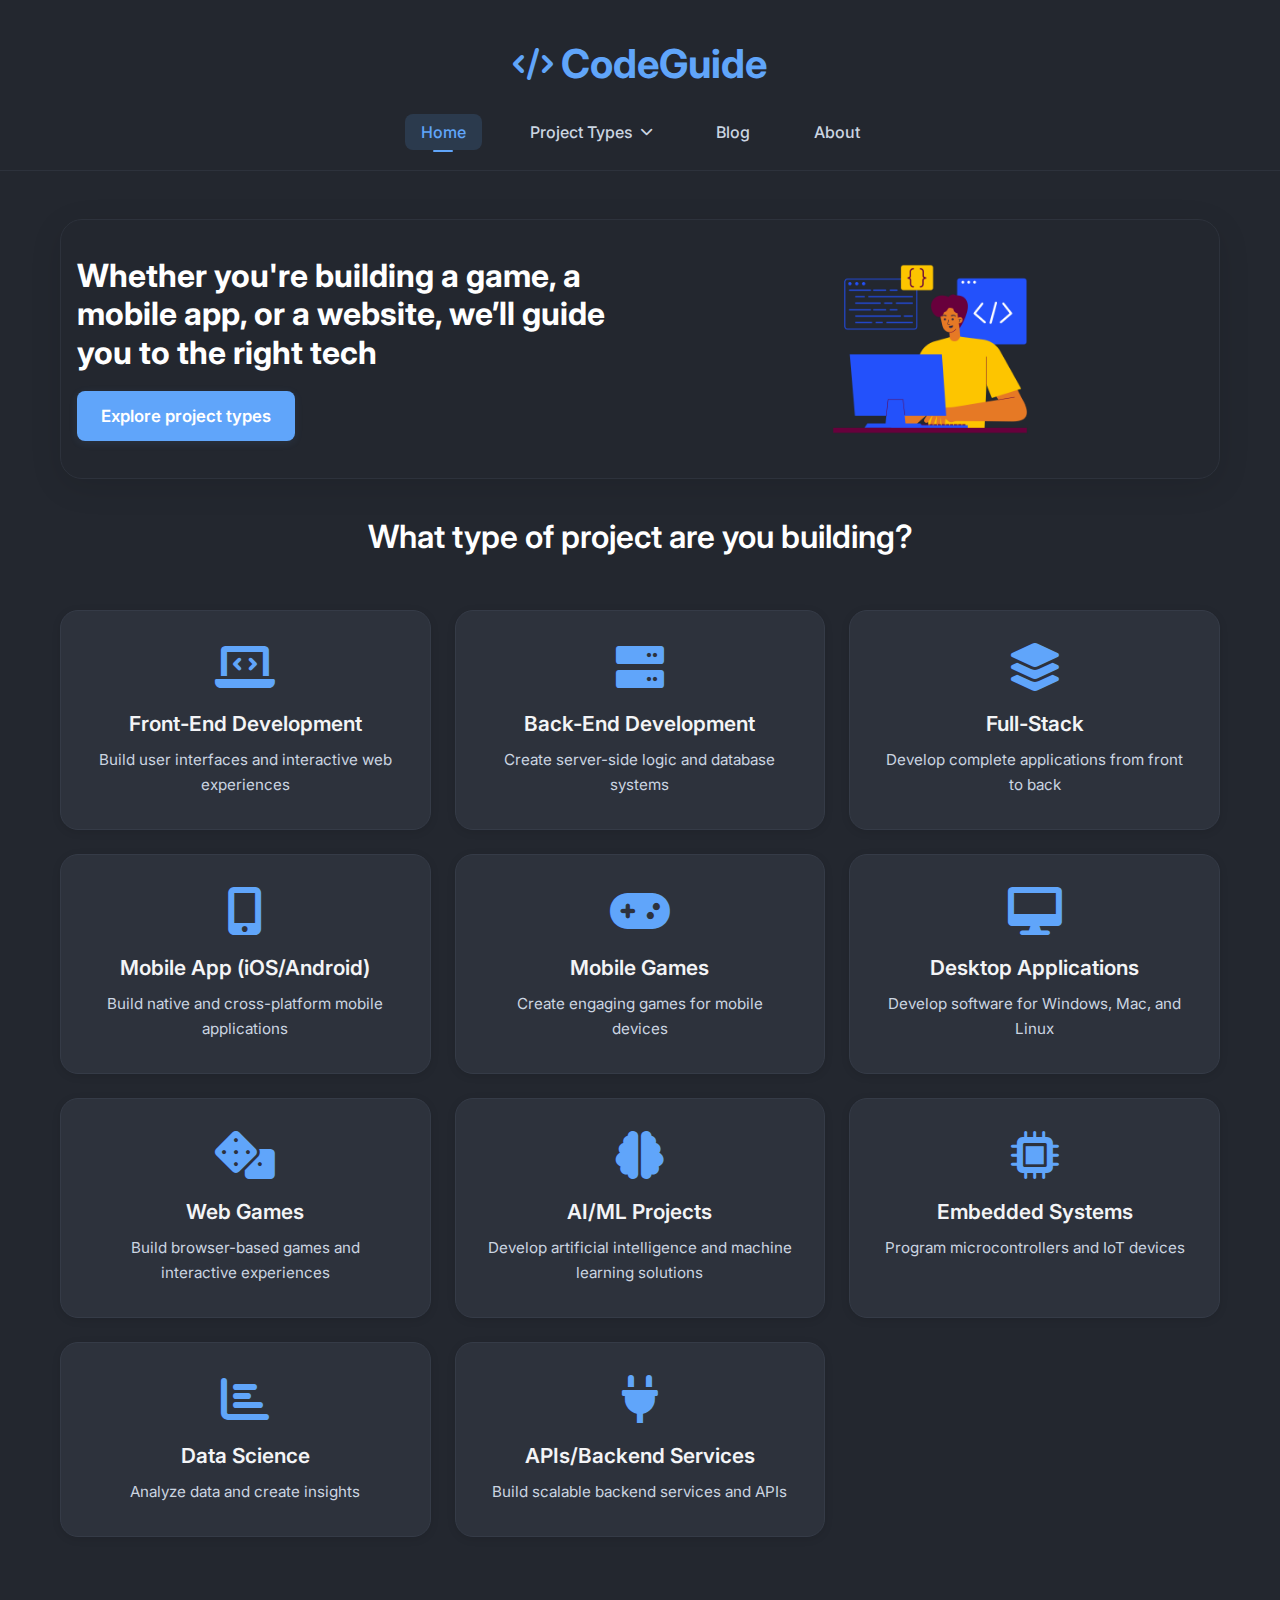
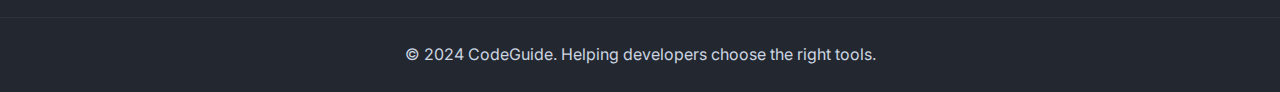
<file: index.html>
<!DOCTYPE html>
<html lang="en">
<head>
    <meta charset="UTF-8">
    <meta name="viewport" content="width=device-width, initial-scale=1.0">
    <title>CodeGuide - Choose Your Programming Language</title>
    <link rel="stylesheet" href="style.css">
    <link href="https://fonts.googleapis.com/css2?family=Inter:wght@300;400;500;600;700&display=swap" rel="stylesheet">
    <link rel="stylesheet" href="https://cdnjs.cloudflare.com/ajax/libs/font-awesome/6.0.0/css/all.min.css">
</head>
<body>
    <header class="header">
        <div class="container">
            <h1 class="logo">
                <i class="fas fa-code"></i>
                CodeGuide
            </h1>
            <nav class="nav">
                <ul class="nav-list">
                    <li><a href="index.html" class="nav-link active">Home</a></li>
                    <li class="dropdown">
                        <a href="#project-selection" class="nav-link dropdown-toggle">
                            Project Types
                            <i class="fas fa-chevron-down"></i>
                        </a>
                        <ul class="dropdown-menu">
                            <li><a href="#project-selection" class="dropdown-item">All Projects</a></li>
                            <li><a href="frontend.html" class="dropdown-item">Front-End Development</a></li>
                            <li><a href="backend.html" class="dropdown-item">Back-End Development</a></li>
                            <li><a href="mobile.html" class="dropdown-item">Mobile Development</a></li>
                            <li><a href="game.html" class="dropdown-item">Game Development</a></li>
                            <li><a href="data.html" class="dropdown-item">Data Science</a></li>
                            <li><a href="ai.html" class="dropdown-item">AI & Machine Learning</a></li>
                        </ul>
                    </li>
                    <li><a href="blog.html" class="nav-link">Blog</a></li>
                    <li><a href="about.html" class="nav-link">About</a></li>
                </ul>
            </nav>
        </div>
    </header>

    <main class="main">
        <div class="container">
            <!-- Hero Section -->
            <section class="hero-section">
                <div class="hero-content">
                    <div class="hero-text">
                        <h1 class="hero-title">Whether you're building a game, a mobile app, or a website, we’ll guide you to the right tech</h1>
                        <a href="#project-selection" class="hero-btn">Explore project types</a>
                    </div>
                    <div class="hero-media">
                        <img src="hero2.png" width="220" height="220" alt="Programming Language">
                    </div>
                </div>
            </section>
            <!-- Project Type Selection -->
            <section id="project-selection" class="project-selection">
                <h2>What type of project are you building?</h2>
                <div class="project-grid" id="project-grid">
                    <a class="project-card" href="frontend.html">
                        <i class="fas fa-laptop-code"></i>
                        <h3>Front-End Development</h3>
                        <p>Build user interfaces and interactive web experiences</p>
                    </a>
                    <!-- Other project types will be added similarly -->
                </div>
            </section>
            <!-- Language Recommendations -->
            <section id="recommendations" class="recommendations hidden">
                <div class="recommendations-header">
                    <button id="back-btn" class="back-btn">
                        <i class="fas fa-arrow-left"></i>
                        Back to Project Types
                    </button>
                    <h2 id="recommendation-title">Language Recommendations</h2>
                </div>
                <div class="languages-grid" id="languages-grid">
                    <!-- Language recommendations will be populated by JavaScript -->
                </div>
            </section>
        </div>
    </main>

    
    
    <footer class="footer">
        <div class="container">
            <p>&copy; 2024 CodeGuide. Helping developers choose the right tools.</p>
        </div>
    </footer>
    <script src="script.js"></script>
</body>
</html>
</file>
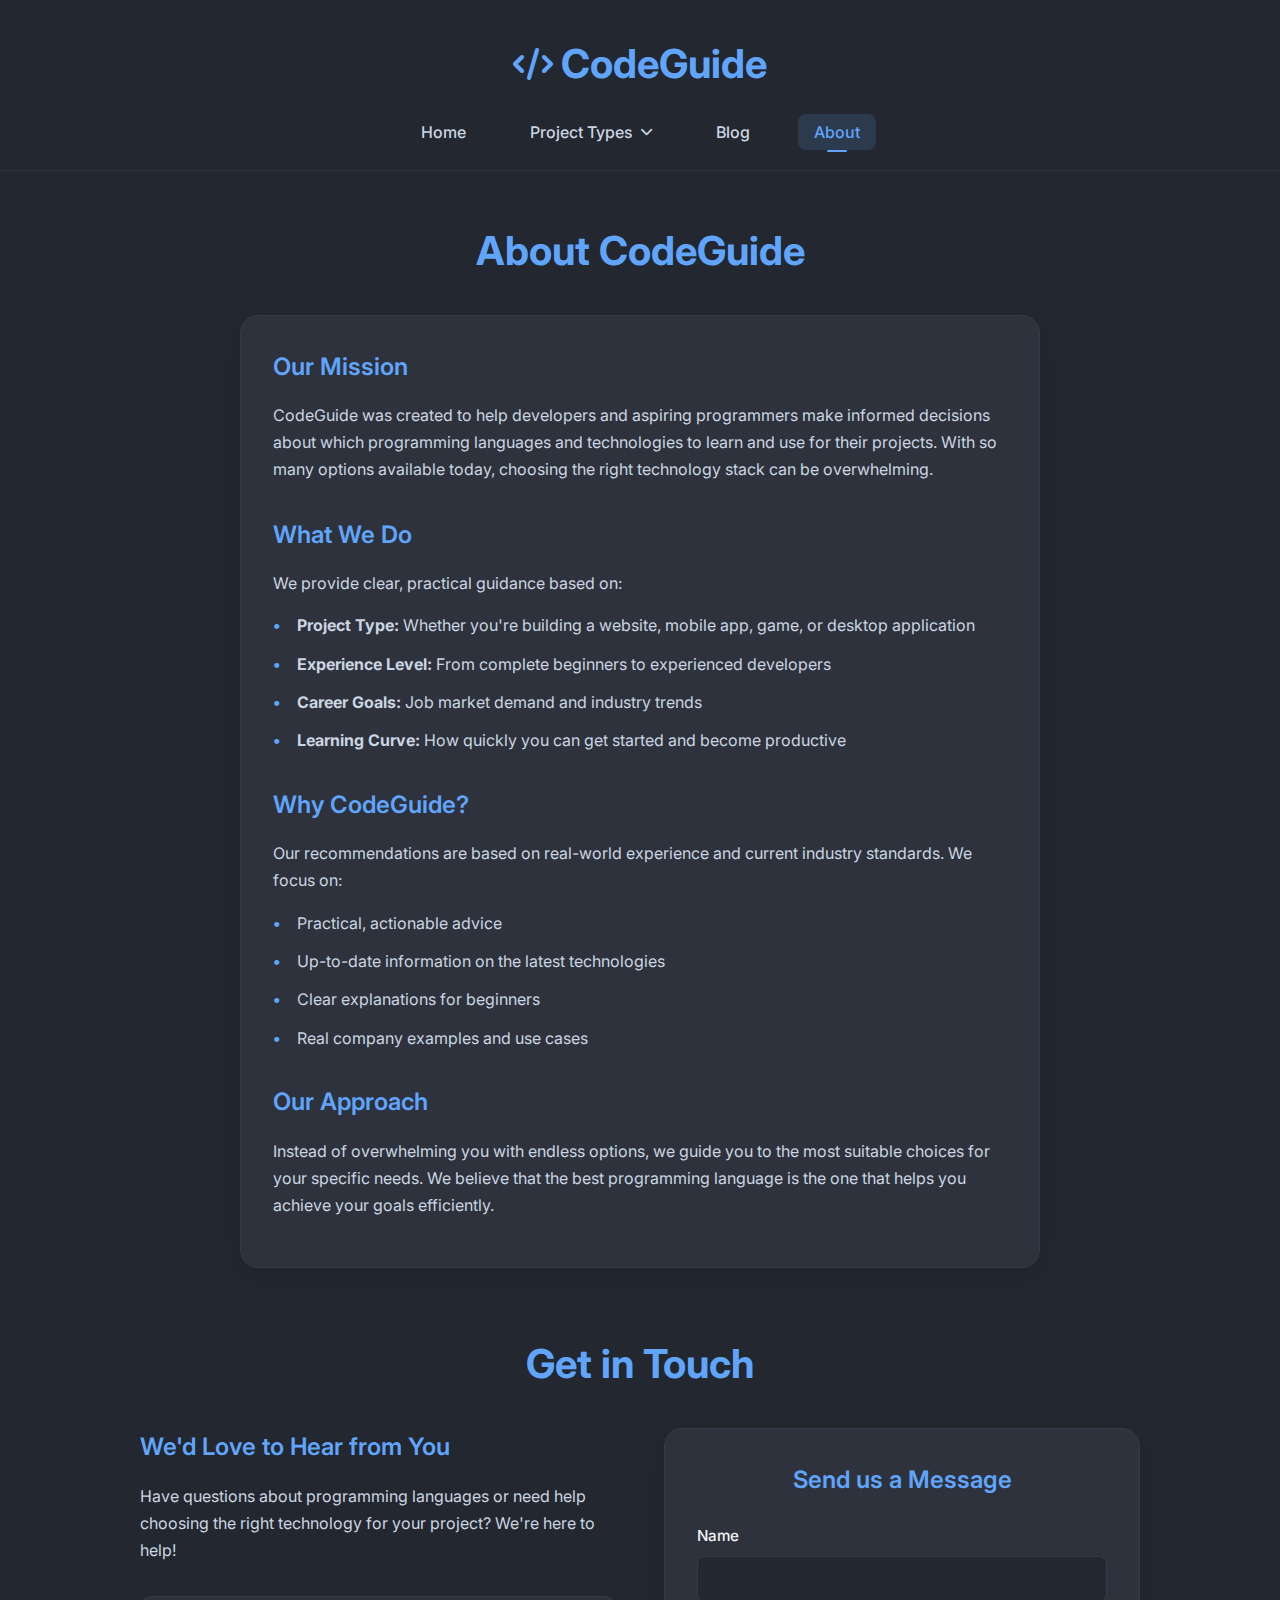
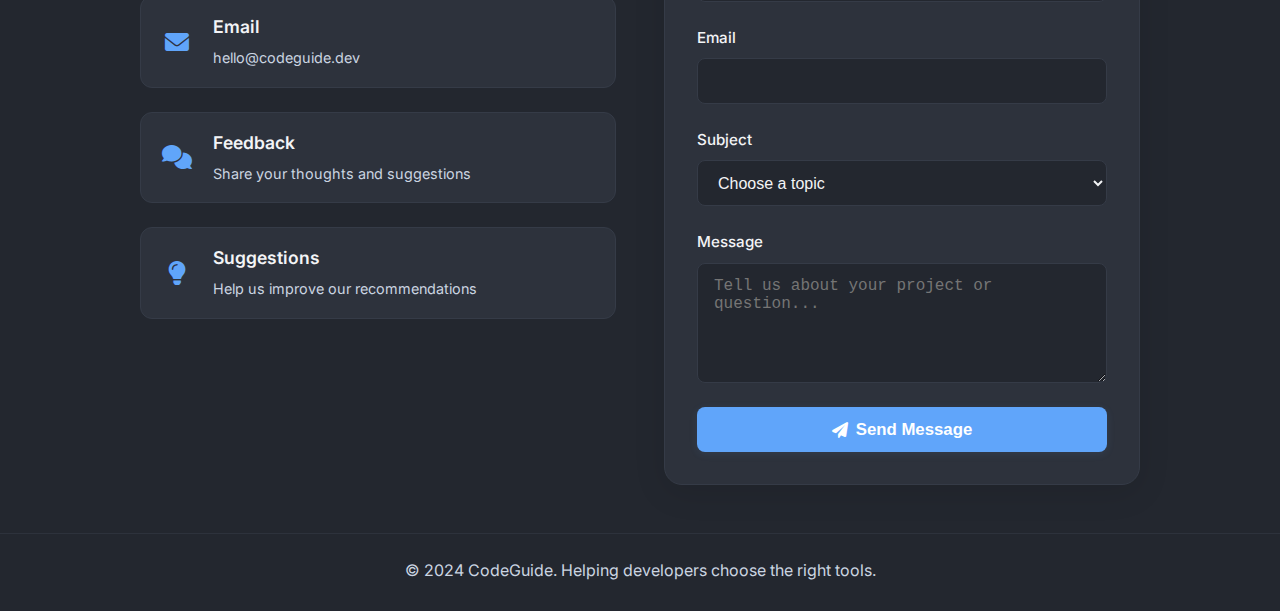
<file: about.html>
<!DOCTYPE html>
<html lang="en">
<head>
    <meta charset="UTF-8">
    <meta name="viewport" content="width=device-width, initial-scale=1.0">
    <title>About - CodeGuide</title>
    <link rel="stylesheet" href="style.css">
    <link href="https://fonts.googleapis.com/css2?family=Inter:wght@300;400;500;600;700&display=swap" rel="stylesheet">
    <link rel="stylesheet" href="https://cdnjs.cloudflare.com/ajax/libs/font-awesome/6.0.0/css/all.min.css">
</head>
<body>
    <header class="header">
        <div class="container">
            <h1 class="logo">
                <i class="fas fa-code"></i>
                CodeGuide
            </h1>
            <nav class="nav">
                <ul class="nav-list">
                    <li><a href="index.html" class="nav-link">Home</a></li>
                    <li class="dropdown">
                        <a href="index.html#project-selection" class="nav-link dropdown-toggle">
                            Project Types
                            <i class="fas fa-chevron-down"></i>
                        </a>
                        <ul class="dropdown-menu">
                            <li><a href="index.html#project-selection" class="dropdown-item">All Projects</a></li>
                            <li><a href="frontend.html" class="dropdown-item">Front-End Development</a></li>
                            <li><a href="backend.html" class="dropdown-item">Back-End Development</a></li>
                            <li><a href="mobile.html" class="dropdown-item">Mobile Development</a></li>
                            <li><a href="game.html" class="dropdown-item">Game Development</a></li>
                            <li><a href="data.html" class="dropdown-item">Data Science</a></li>
                            <li><a href="ai.html" class="dropdown-item">AI & Machine Learning</a></li>
                        </ul>
                    </li>
                    <li><a href="blog.html" class="nav-link">Blog</a></li>
                    <li><a href="about.html" class="nav-link active">About</a></li>
                </ul>
            </nav>
        </div>
    </header>

    <main class="main">
        <div class="container">
            <!-- About Section -->
            <section class="about-section">
                <h1 class="about-title">About CodeGuide</h1>
                <div class="about-content">
                    <div class="about-text">
                        <h2>Our Mission</h2>
                        <p>CodeGuide was created to help developers and aspiring programmers make informed decisions about which programming languages and technologies to learn and use for their projects. With so many options available today, choosing the right technology stack can be overwhelming.</p>
                        
                        <h2>What We Do</h2>
                        <p>We provide clear, practical guidance based on:</p>
                        <ul class="about-list">
                            <li><strong>Project Type:</strong> Whether you're building a website, mobile app, game, or desktop application</li>
                            <li><strong>Experience Level:</strong> From complete beginners to experienced developers</li>
                            <li><strong>Career Goals:</strong> Job market demand and industry trends</li>
                            <li><strong>Learning Curve:</strong> How quickly you can get started and become productive</li>
                        </ul>
                        
                        <h2>Why CodeGuide?</h2>
                        <p>Our recommendations are based on real-world experience and current industry standards. We focus on:</p>
                        <ul class="about-list">
                            <li>Practical, actionable advice</li>
                            <li>Up-to-date information on the latest technologies</li>
                            <li>Clear explanations for beginners</li>
                            <li>Real company examples and use cases</li>
                        </ul>
                        
                        <h2>Our Approach</h2>
                        <p>Instead of overwhelming you with endless options, we guide you to the most suitable choices for your specific needs. We believe that the best programming language is the one that helps you achieve your goals efficiently.</p>
                    </div>
                </div>
            </section>

            <!-- Contact Section -->
            <section class="contact-section">
                <h2 class="contact-title">Get in Touch</h2>
                <div class="contact-content">
                    <div class="contact-info">
                        <h3>We'd Love to Hear from You</h3>
                        <p>Have questions about programming languages or need help choosing the right technology for your project? We're here to help!</p>
                        
                        <div class="contact-methods">
                            <div class="contact-method">
                                <i class="fas fa-envelope"></i>
                                <div>
                                    <h4>Email</h4>
                                    <p>hello@codeguide.dev</p>
                                </div>
                            </div>
                            
                            <div class="contact-method">
                                <i class="fas fa-comments"></i>
                                <div>
                                    <h4>Feedback</h4>
                                    <p>Share your thoughts and suggestions</p>
                                </div>
                            </div>
                            
                            <div class="contact-method">
                                <i class="fas fa-lightbulb"></i>
                                <div>
                                    <h4>Suggestions</h4>
                                    <p>Help us improve our recommendations</p>
                                </div>
                            </div>
                        </div>
                    </div>
                    
                    <div class="contact-form-container">
                        <h3>Send us a Message</h3>
                        <form class="contact-form">
                            <div class="form-group">
                                <label for="name">Name</label>
                                <input type="text" id="name" name="name" required>
                            </div>
                            
                            <div class="form-group">
                                <label for="email">Email</label>
                                <input type="email" id="email" name="email" required>
                            </div>
                            
                            <div class="form-group">
                                <label for="subject">Subject</label>
                                <select id="subject" name="subject" required>
                                    <option value="">Choose a topic</option>
                                    <option value="general">General Question</option>
                                    <option value="recommendation">Language Recommendation</option>
                                    <option value="feedback">Feedback</option>
                                    <option value="suggestion">Suggestion</option>
                                    <option value="other">Other</option>
                                </select>
                            </div>
                            
                            <div class="form-group">
                                <label for="message">Message</label>
                                <textarea id="message" name="message" rows="5" required placeholder="Tell us about your project or question..."></textarea>
                            </div>
                            
                            <button type="submit" class="submit-btn">
                                <i class="fas fa-paper-plane"></i>
                                Send Message
                            </button>
                        </form>
                    </div>
                </div>
            </section>
        </div>
    </main>

    <footer class="footer">
        <div class="container">
            <p>&copy; 2024 CodeGuide. Helping developers choose the right tools.</p>
        </div>
    </footer>
</body>
</html>
</file>
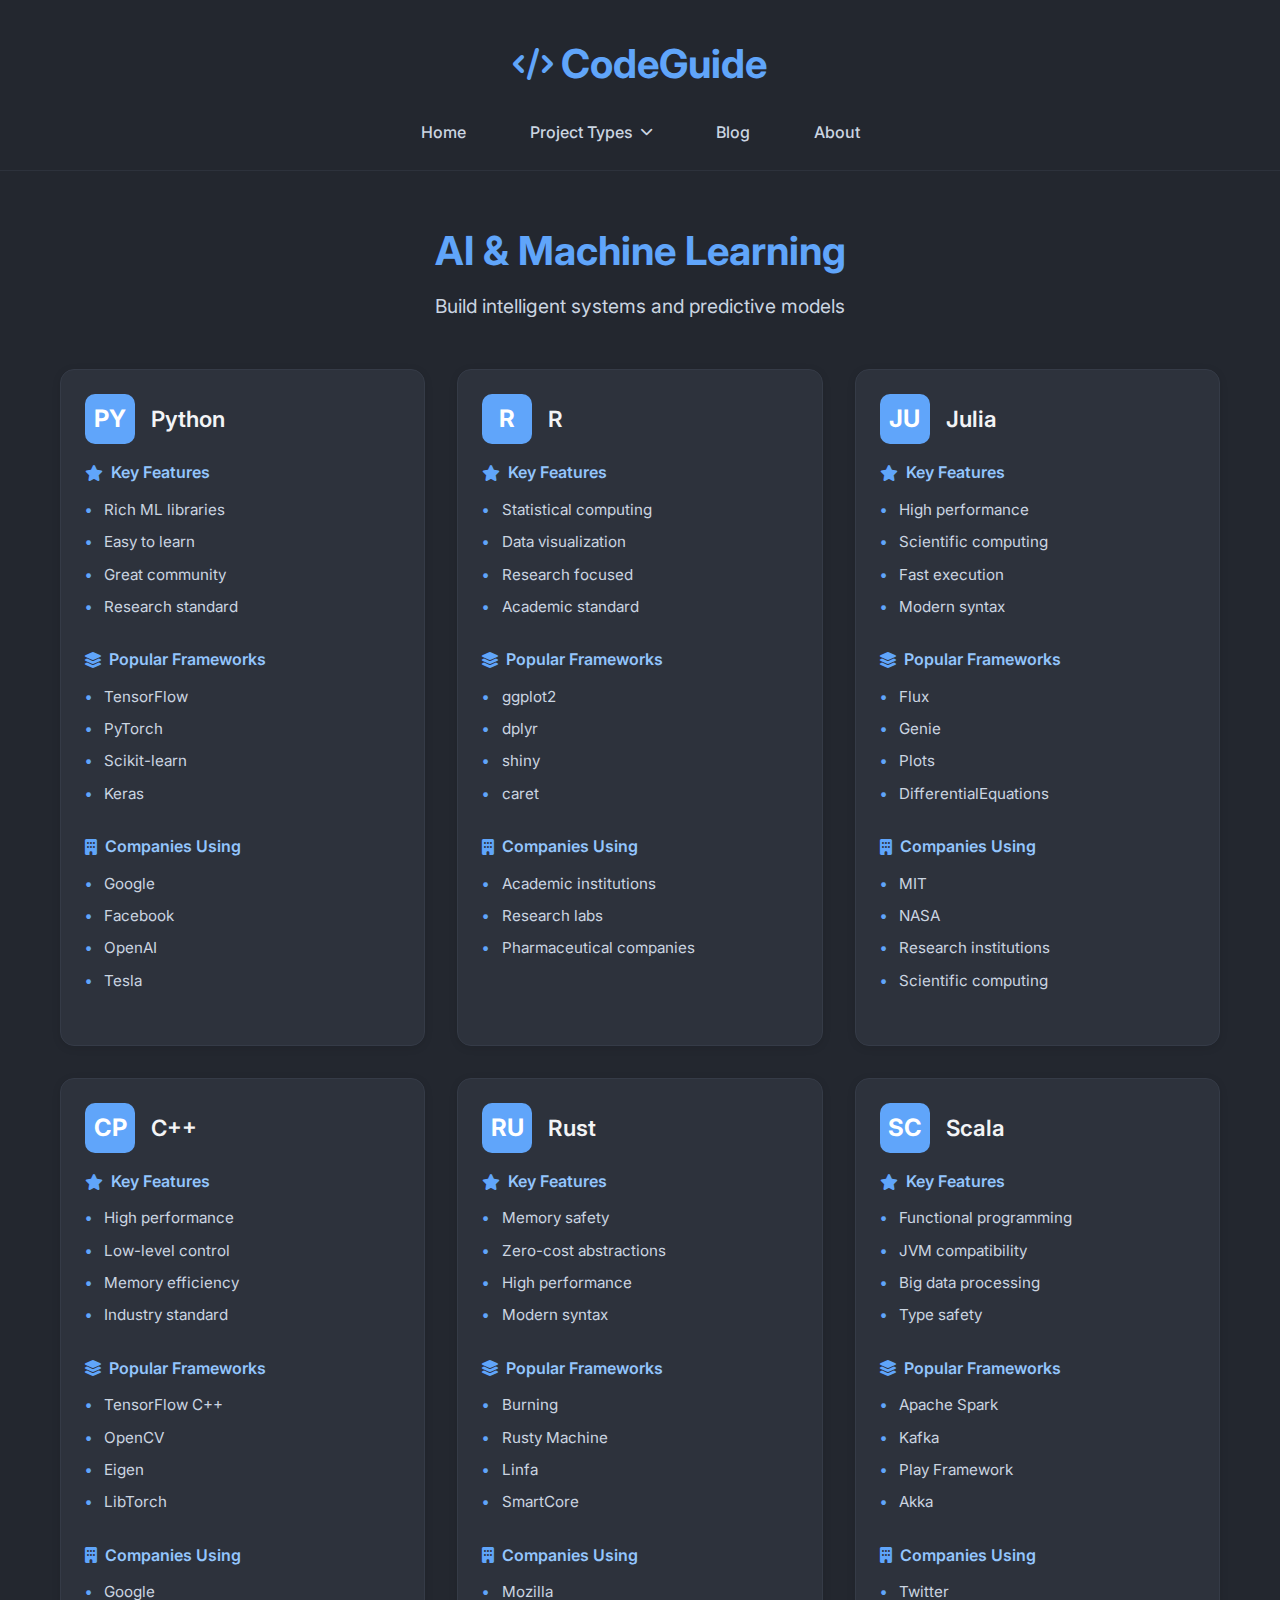
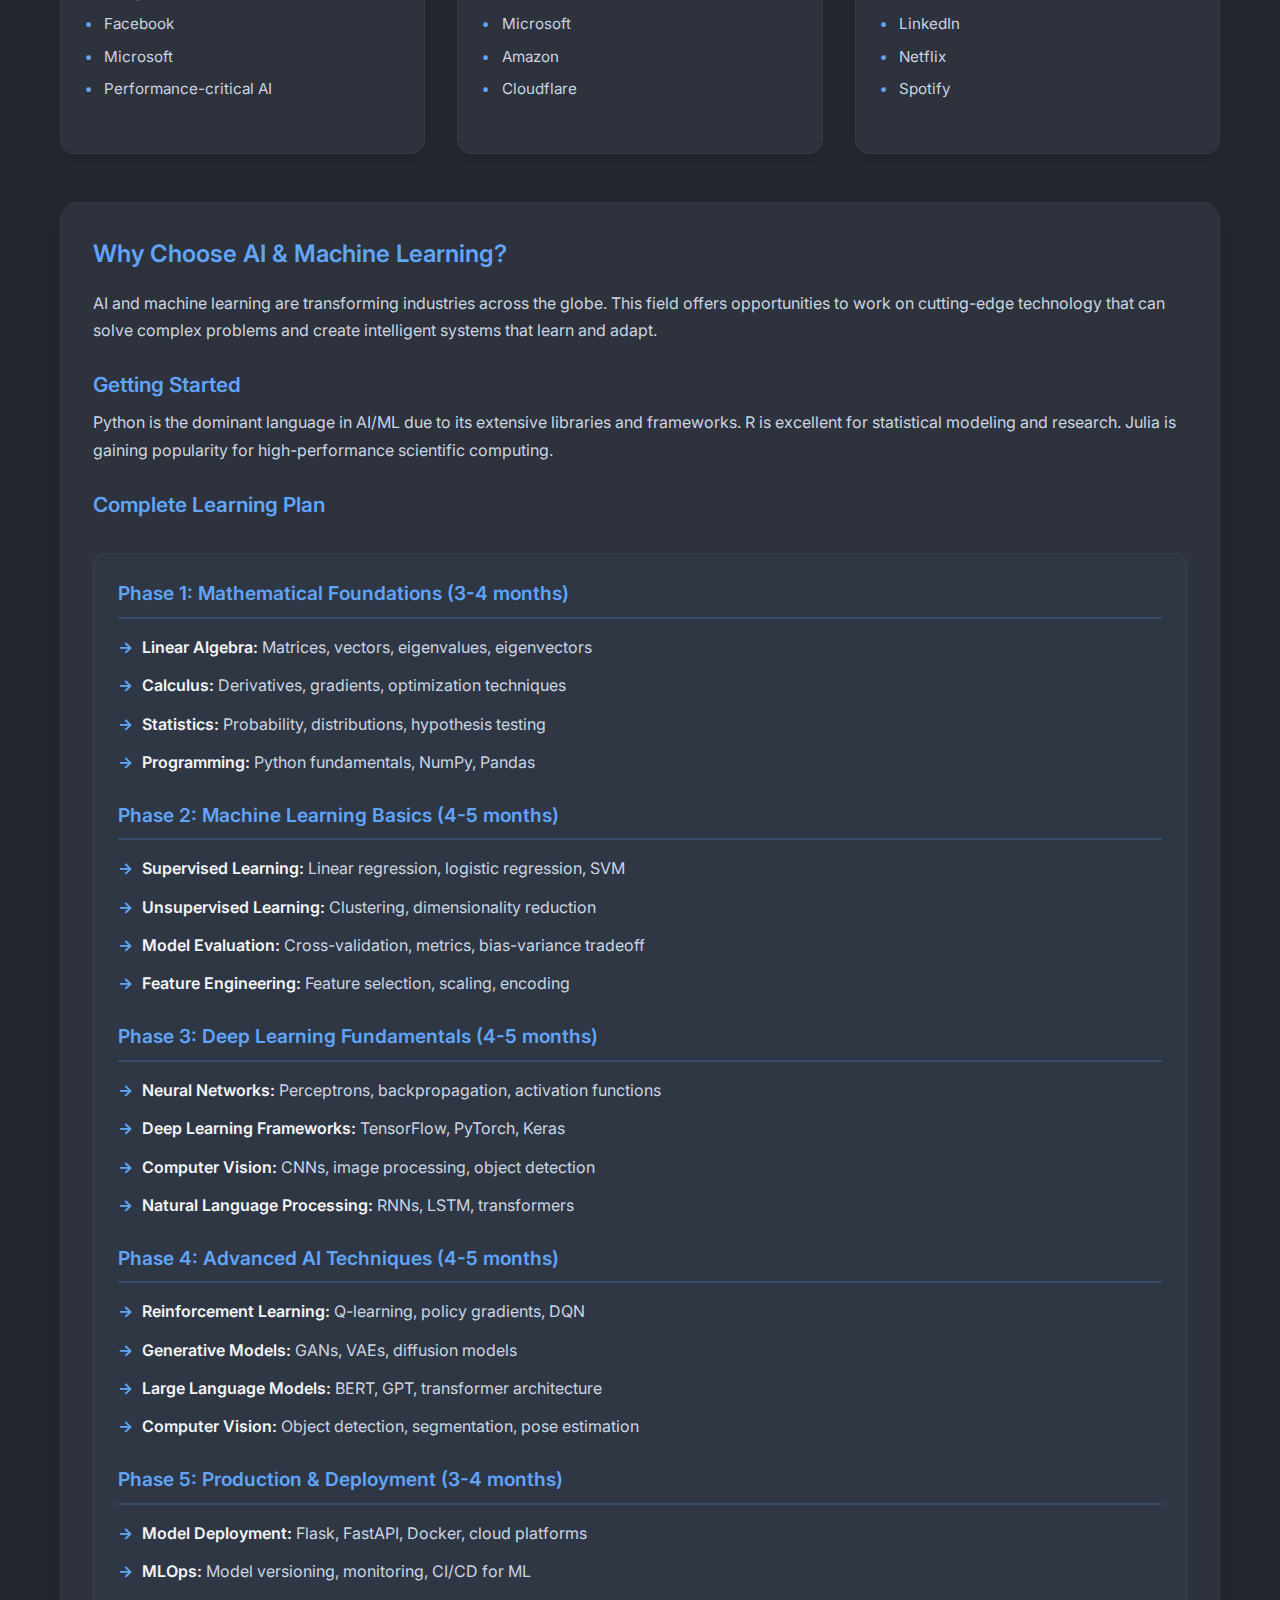
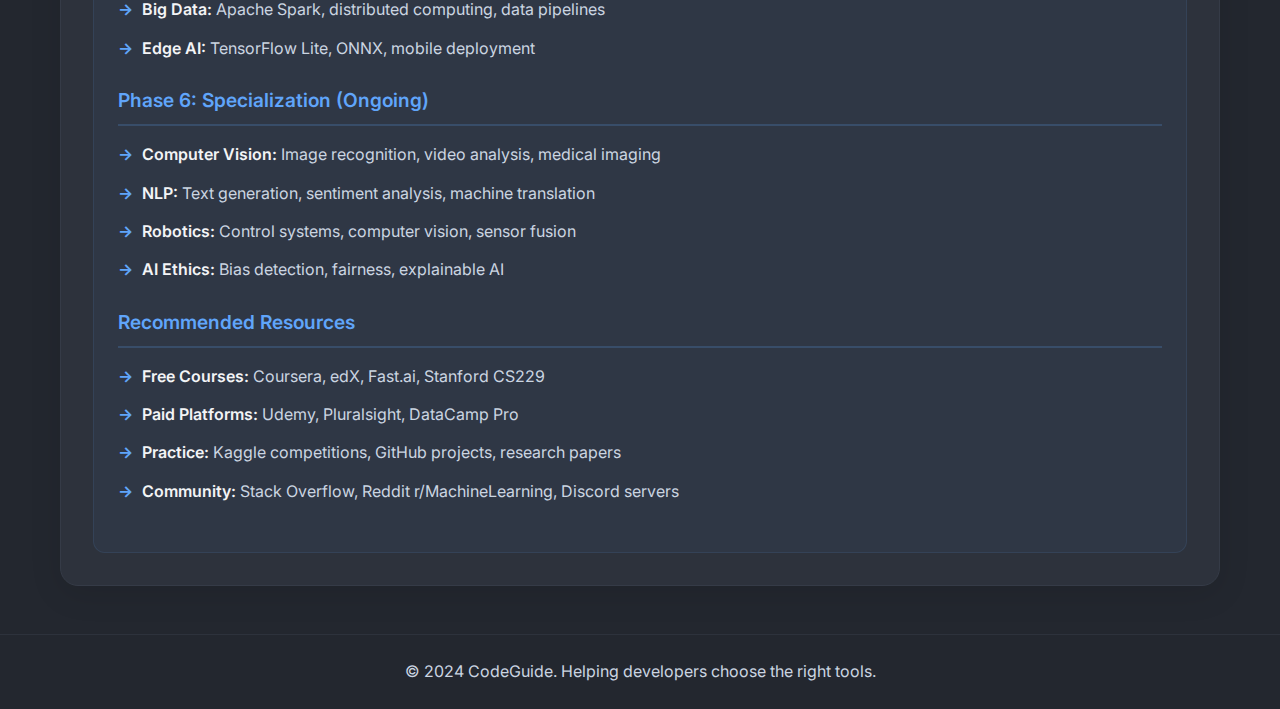
<file: ai.html>
<!DOCTYPE html>
<html lang="en">
<head>
    <meta charset="UTF-8">
    <meta name="viewport" content="width=device-width, initial-scale=1.0">
    <title>AI & Machine Learning - CodeGuide</title>
    <link rel="stylesheet" href="style.css">
    <link href="https://fonts.googleapis.com/css2?family=Inter:wght@300;400;500;600;700&display=swap" rel="stylesheet">
    <link rel="stylesheet" href="https://cdnjs.cloudflare.com/ajax/libs/font-awesome/6.0.0/css/all.min.css">
</head>
<body>
    <header class="header">
        <div class="container">
            <h1 class="logo">
                <i class="fas fa-code"></i>
                CodeGuide
            </h1>
            <nav class="nav">
                <ul class="nav-list">
                    <li><a href="index.html" class="nav-link">Home</a></li>
                    <li class="dropdown">
                        <a href="index.html#project-selection" class="nav-link dropdown-toggle">
                            Project Types
                            <i class="fas fa-chevron-down"></i>
                        </a>
                        <ul class="dropdown-menu">
                            <li><a href="index.html#project-selection" class="dropdown-item">All Projects</a></li>
                            <li><a href="frontend.html" class="dropdown-item">Front-End Development</a></li>
                            <li><a href="backend.html" class="dropdown-item">Back-End Development</a></li>
                            <li><a href="mobile.html" class="dropdown-item">Mobile Development</a></li>
                            <li><a href="game.html" class="dropdown-item">Game Development</a></li>
                            <li><a href="data.html" class="dropdown-item">Data Science</a></li>
                            <li><a href="ai.html" class="dropdown-item">AI & Machine Learning</a></li>
                        </ul>
                    </li>
                    <li><a href="blog.html" class="nav-link">Blog</a></li>
                    <li><a href="about.html" class="nav-link">About</a></li>
                </ul>
            </nav>
        </div>
    </header>

    <main class="main">
        <div class="container">
            <section class="project-page">
                <div class="project-header">
                    <h1 class="project-title">AI & Machine Learning</h1>
                    <p class="project-subtitle">Build intelligent systems and predictive models</p>
                </div>

                <div class="languages-grid">
                    <div class="language-card">
                        <div class="language-header">
                            <div class="language-icon">PY</div>
                            <h3 class="language-name">Python</h3>
                        </div>
                        <div class="language-section">
                            <h4><i class="fas fa-star"></i> Key Features</h4>
                            <ul>
                                <li>Rich ML libraries</li>
                                <li>Easy to learn</li>
                                <li>Great community</li>
                                <li>Research standard</li>
                            </ul>
                        </div>
                        <div class="language-section">
                            <h4><i class="fas fa-layer-group"></i> Popular Frameworks</h4>
                            <ul>
                                <li>TensorFlow</li>
                                <li>PyTorch</li>
                                <li>Scikit-learn</li>
                                <li>Keras</li>
                            </ul>
                        </div>
                        <div class="language-section">
                            <h4><i class="fas fa-building"></i> Companies Using</h4>
                            <ul>
                                <li>Google</li>
                                <li>Facebook</li>
                                <li>OpenAI</li>
                                <li>Tesla</li>
                            </ul>
                        </div>
                    </div>

                    <div class="language-card">
                        <div class="language-header">
                            <div class="language-icon">R</div>
                            <h3 class="language-name">R</h3>
                        </div>
                        <div class="language-section">
                            <h4><i class="fas fa-star"></i> Key Features</h4>
                            <ul>
                                <li>Statistical computing</li>
                                <li>Data visualization</li>
                                <li>Research focused</li>
                                <li>Academic standard</li>
                            </ul>
                        </div>
                        <div class="language-section">
                            <h4><i class="fas fa-layer-group"></i> Popular Frameworks</h4>
                            <ul>
                                <li>ggplot2</li>
                                <li>dplyr</li>
                                <li>shiny</li>
                                <li>caret</li>
                            </ul>
                        </div>
                        <div class="language-section">
                            <h4><i class="fas fa-building"></i> Companies Using</h4>
                            <ul>
                                <li>Academic institutions</li>
                                <li>Research labs</li>
                                <li>Pharmaceutical companies</li>
                            </ul>
                        </div>
                    </div>

                    <div class="language-card">
                        <div class="language-header">
                            <div class="language-icon">JU</div>
                            <h3 class="language-name">Julia</h3>
                        </div>
                        <div class="language-section">
                            <h4><i class="fas fa-star"></i> Key Features</h4>
                            <ul>
                                <li>High performance</li>
                                <li>Scientific computing</li>
                                <li>Fast execution</li>
                                <li>Modern syntax</li>
                            </ul>
                        </div>
                        <div class="language-section">
                            <h4><i class="fas fa-layer-group"></i> Popular Frameworks</h4>
                            <ul>
                                <li>Flux</li>
                                <li>Genie</li>
                                <li>Plots</li>
                                <li>DifferentialEquations</li>
                            </ul>
                        </div>
                        <div class="language-section">
                            <h4><i class="fas fa-building"></i> Companies Using</h4>
                            <ul>
                                <li>MIT</li>
                                <li>NASA</li>
                                <li>Research institutions</li>
                                <li>Scientific computing</li>
                            </ul>
                        </div>
                    </div>

                    <div class="language-card">
                        <div class="language-header">
                            <div class="language-icon">CP</div>
                            <h3 class="language-name">C++</h3>
                        </div>
                        <div class="language-section">
                            <h4><i class="fas fa-star"></i> Key Features</h4>
                            <ul>
                                <li>High performance</li>
                                <li>Low-level control</li>
                                <li>Memory efficiency</li>
                                <li>Industry standard</li>
                            </ul>
                        </div>
                        <div class="language-section">
                            <h4><i class="fas fa-layer-group"></i> Popular Frameworks</h4>
                            <ul>
                                <li>TensorFlow C++</li>
                                <li>OpenCV</li>
                                <li>Eigen</li>
                                <li>LibTorch</li>
                            </ul>
                        </div>
                        <div class="language-section">
                            <h4><i class="fas fa-building"></i> Companies Using</h4>
                            <ul>
                                <li>Google</li>
                                <li>Facebook</li>
                                <li>Microsoft</li>
                                <li>Performance-critical AI</li>
                            </ul>
                        </div>
                    </div>

                    <div class="language-card">
                        <div class="language-header">
                            <div class="language-icon">RU</div>
                            <h3 class="language-name">Rust</h3>
                        </div>
                        <div class="language-section">
                            <h4><i class="fas fa-star"></i> Key Features</h4>
                            <ul>
                                <li>Memory safety</li>
                                <li>Zero-cost abstractions</li>
                                <li>High performance</li>
                                <li>Modern syntax</li>
                            </ul>
                        </div>
                        <div class="language-section">
                            <h4><i class="fas fa-layer-group"></i> Popular Frameworks</h4>
                            <ul>
                                <li>Burning</li>
                                <li>Rusty Machine</li>
                                <li>Linfa</li>
                                <li>SmartCore</li>
                            </ul>
                        </div>
                        <div class="language-section">
                            <h4><i class="fas fa-building"></i> Companies Using</h4>
                            <ul>
                                <li>Mozilla</li>
                                <li>Microsoft</li>
                                <li>Amazon</li>
                                <li>Cloudflare</li>
                            </ul>
                        </div>
                    </div>

                    <div class="language-card">
                        <div class="language-header">
                            <div class="language-icon">SC</div>
                            <h3 class="language-name">Scala</h3>
                        </div>
                        <div class="language-section">
                            <h4><i class="fas fa-star"></i> Key Features</h4>
                            <ul>
                                <li>Functional programming</li>
                                <li>JVM compatibility</li>
                                <li>Big data processing</li>
                                <li>Type safety</li>
                            </ul>
                        </div>
                        <div class="language-section">
                            <h4><i class="fas fa-layer-group"></i> Popular Frameworks</h4>
                            <ul>
                                <li>Apache Spark</li>
                                <li>Kafka</li>
                                <li>Play Framework</li>
                                <li>Akka</li>
                            </ul>
                        </div>
                        <div class="language-section">
                            <h4><i class="fas fa-building"></i> Companies Using</h4>
                            <ul>
                                <li>Twitter</li>
                                <li>LinkedIn</li>
                                <li>Netflix</li>
                                <li>Spotify</li>
                            </ul>
                        </div>
                    </div>
                </div>

                <div class="project-info">
                    <h2>Why Choose AI & Machine Learning?</h2>
                    <p>AI and machine learning are transforming industries across the globe. This field offers opportunities to work on cutting-edge technology that can solve complex problems and create intelligent systems that learn and adapt.</p>
                    
                    <h3>Getting Started</h3>
                    <p>Python is the dominant language in AI/ML due to its extensive libraries and frameworks. R is excellent for statistical modeling and research. Julia is gaining popularity for high-performance scientific computing.</p>

                    <h3>Complete Learning Plan</h3>
                    <div class="learning-plan">
                        <h4>Phase 1: Mathematical Foundations (3-4 months)</h4>
                        <ul>
                            <li><strong>Linear Algebra:</strong> Matrices, vectors, eigenvalues, eigenvectors</li>
                            <li><strong>Calculus:</strong> Derivatives, gradients, optimization techniques</li>
                            <li><strong>Statistics:</strong> Probability, distributions, hypothesis testing</li>
                            <li><strong>Programming:</strong> Python fundamentals, NumPy, Pandas</li>
                        </ul>

                        <h4>Phase 2: Machine Learning Basics (4-5 months)</h4>
                        <ul>
                            <li><strong>Supervised Learning:</strong> Linear regression, logistic regression, SVM</li>
                            <li><strong>Unsupervised Learning:</strong> Clustering, dimensionality reduction</li>
                            <li><strong>Model Evaluation:</strong> Cross-validation, metrics, bias-variance tradeoff</li>
                            <li><strong>Feature Engineering:</strong> Feature selection, scaling, encoding</li>
                        </ul>

                        <h4>Phase 3: Deep Learning Fundamentals (4-5 months)</h4>
                        <ul>
                            <li><strong>Neural Networks:</strong> Perceptrons, backpropagation, activation functions</li>
                            <li><strong>Deep Learning Frameworks:</strong> TensorFlow, PyTorch, Keras</li>
                            <li><strong>Computer Vision:</strong> CNNs, image processing, object detection</li>
                            <li><strong>Natural Language Processing:</strong> RNNs, LSTM, transformers</li>
                        </ul>

                        <h4>Phase 4: Advanced AI Techniques (4-5 months)</h4>
                        <ul>
                            <li><strong>Reinforcement Learning:</strong> Q-learning, policy gradients, DQN</li>
                            <li><strong>Generative Models:</strong> GANs, VAEs, diffusion models</li>
                            <li><strong>Large Language Models:</strong> BERT, GPT, transformer architecture</li>
                            <li><strong>Computer Vision:</strong> Object detection, segmentation, pose estimation</li>
                        </ul>

                        <h4>Phase 5: Production & Deployment (3-4 months)</h4>
                        <ul>
                            <li><strong>Model Deployment:</strong> Flask, FastAPI, Docker, cloud platforms</li>
                            <li><strong>MLOps:</strong> Model versioning, monitoring, CI/CD for ML</li>
                            <li><strong>Big Data:</strong> Apache Spark, distributed computing, data pipelines</li>
                            <li><strong>Edge AI:</strong> TensorFlow Lite, ONNX, mobile deployment</li>
                        </ul>

                        <h4>Phase 6: Specialization (Ongoing)</h4>
                        <ul>
                            <li><strong>Computer Vision:</strong> Image recognition, video analysis, medical imaging</li>
                            <li><strong>NLP:</strong> Text generation, sentiment analysis, machine translation</li>
                            <li><strong>Robotics:</strong> Control systems, computer vision, sensor fusion</li>
                            <li><strong>AI Ethics:</strong> Bias detection, fairness, explainable AI</li>
                        </ul>

                        <h4>Recommended Resources</h4>
                        <ul>
                            <li><strong>Free Courses:</strong> Coursera, edX, Fast.ai, Stanford CS229</li>
                            <li><strong>Paid Platforms:</strong> Udemy, Pluralsight, DataCamp Pro</li>
                            <li><strong>Practice:</strong> Kaggle competitions, GitHub projects, research papers</li>
                            <li><strong>Community:</strong> Stack Overflow, Reddit r/MachineLearning, Discord servers</li>
                        </ul>
                    </div>
                </div>
            </section>
        </div>
    </main>

    <footer class="footer">
        <div class="container">
            <p>&copy; 2024 CodeGuide. Helping developers choose the right tools.</p>
        </div>
    </footer>
    <script src="script.js"></script>
</body>
</html>
</file>
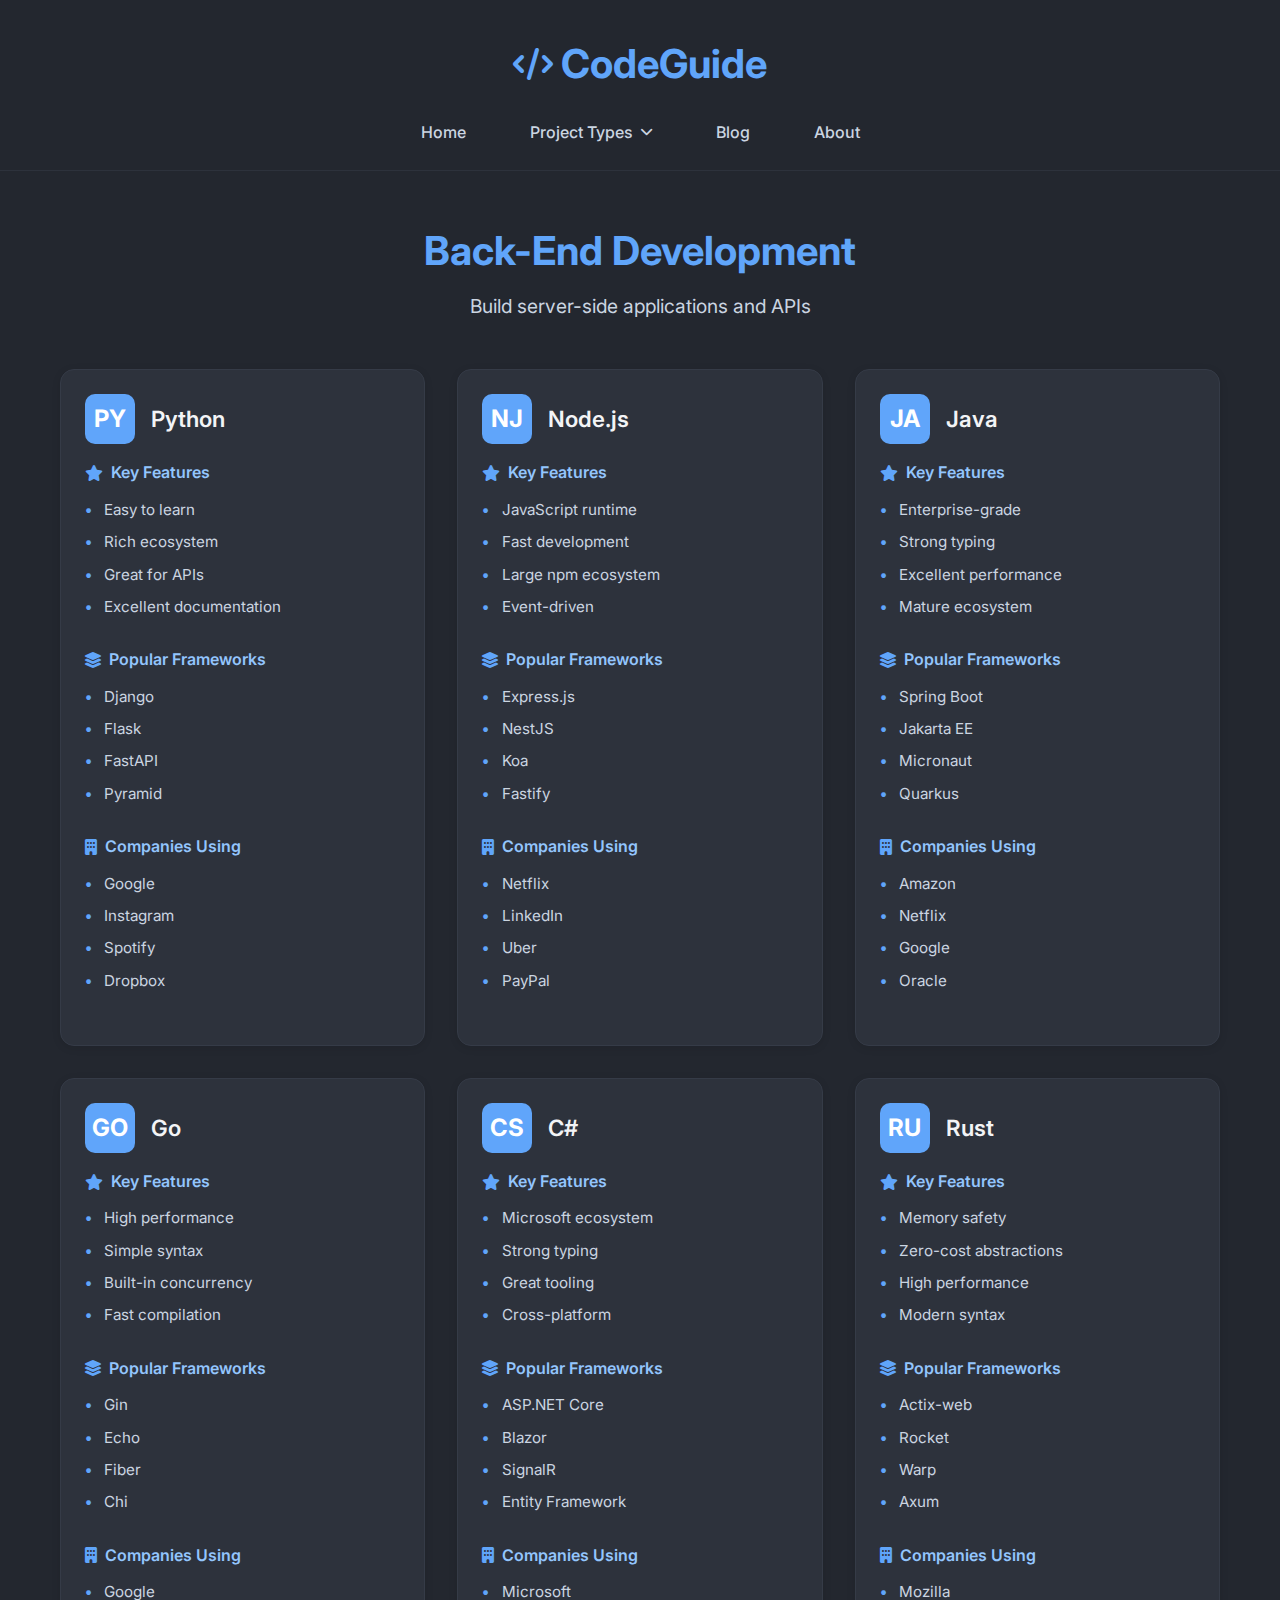
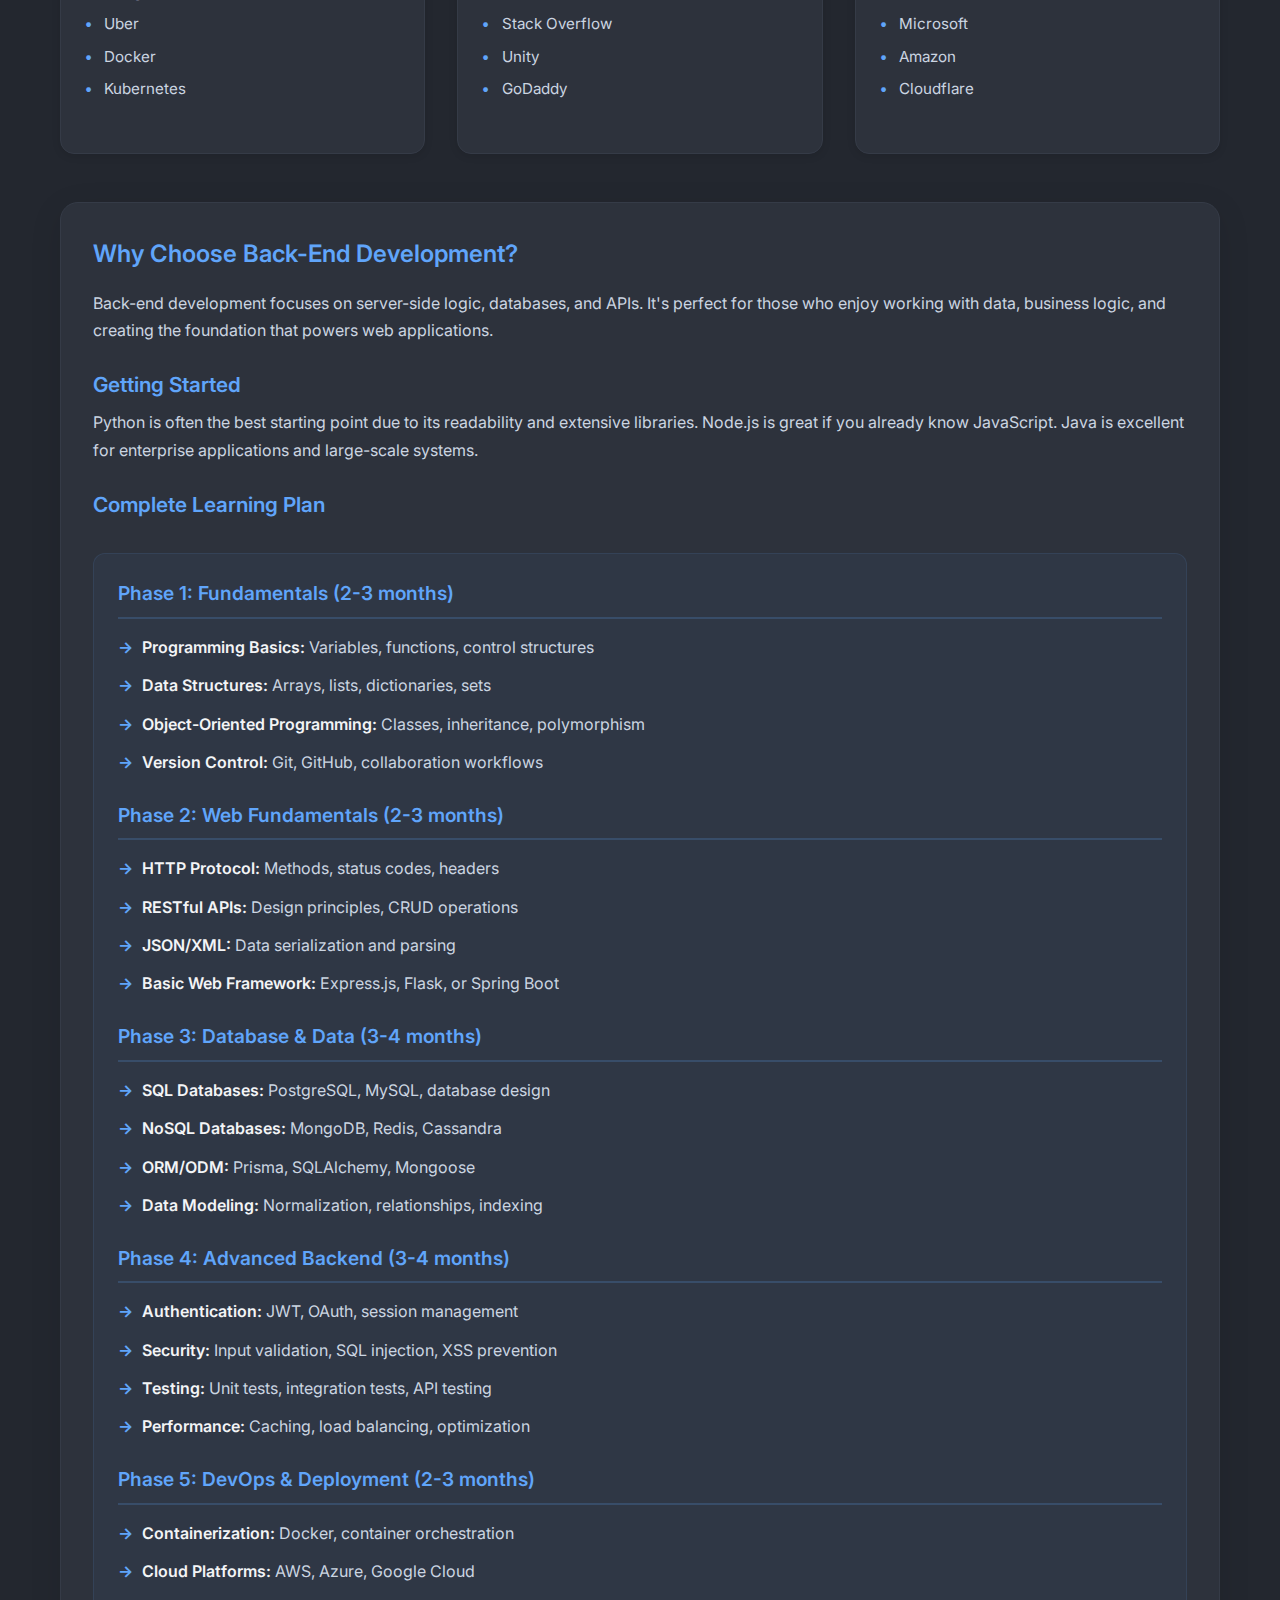
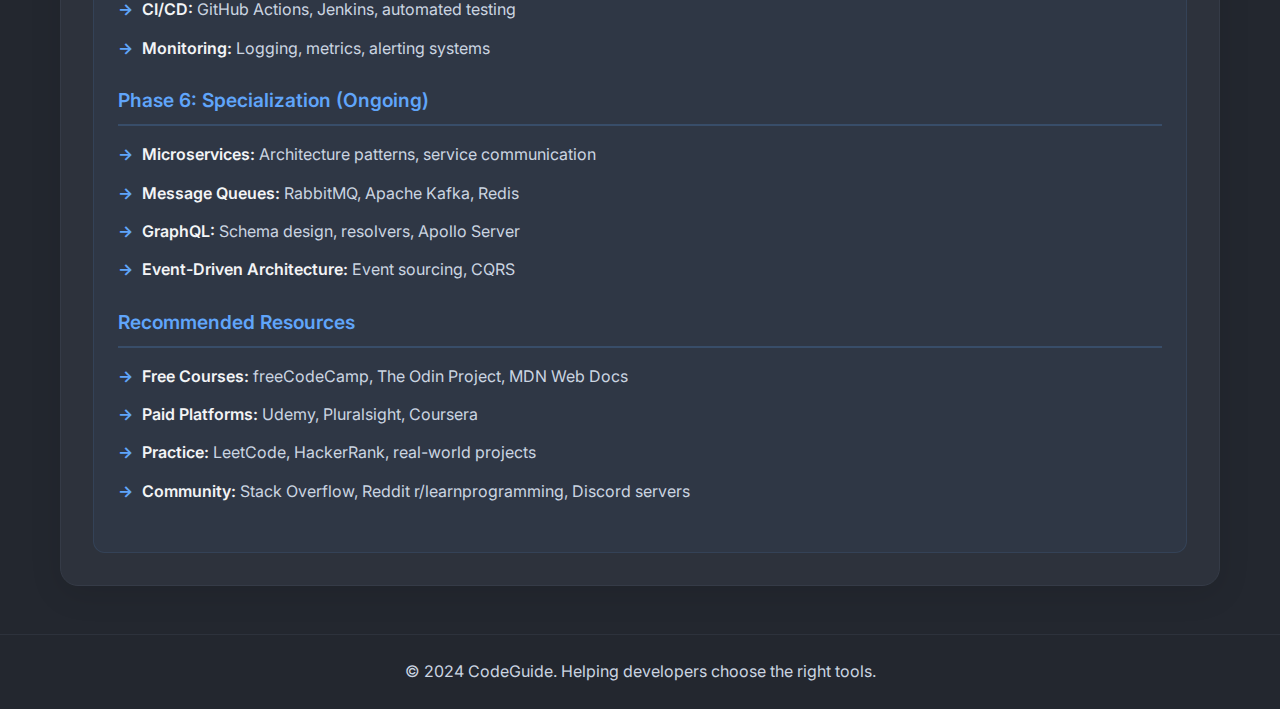
<file: backend.html>
<!DOCTYPE html>
<html lang="en">
<head>
    <meta charset="UTF-8">
    <meta name="viewport" content="width=device-width, initial-scale=1.0">
    <title>Back-End Development - CodeGuide</title>
    <link rel="stylesheet" href="style.css">
    <link href="https://fonts.googleapis.com/css2?family=Inter:wght@300;400;500;600;700&display=swap" rel="stylesheet">
    <link rel="stylesheet" href="https://cdnjs.cloudflare.com/ajax/libs/font-awesome/6.0.0/css/all.min.css">
</head>
<body>
    <header class="header">
        <div class="container">
            <h1 class="logo">
                <i class="fas fa-code"></i>
                CodeGuide
            </h1>
            <nav class="nav">
                <ul class="nav-list">
                    <li><a href="index.html" class="nav-link">Home</a></li>
                    <li class="dropdown">
                        <a href="index.html#project-selection" class="nav-link dropdown-toggle">
                            Project Types
                            <i class="fas fa-chevron-down"></i>
                        </a>
                        <ul class="dropdown-menu">
                            <li><a href="index.html#project-selection" class="dropdown-item">All Projects</a></li>
                            <li><a href="frontend.html" class="dropdown-item">Front-End Development</a></li>
                            <li><a href="backend.html" class="dropdown-item">Back-End Development</a></li>
                            <li><a href="mobile.html" class="dropdown-item">Mobile Development</a></li>
                            <li><a href="game.html" class="dropdown-item">Game Development</a></li>
                            <li><a href="data.html" class="dropdown-item">Data Science</a></li>
                            <li><a href="ai.html" class="dropdown-item">AI & Machine Learning</a></li>
                        </ul>
                    </li>
                    <li><a href="blog.html" class="nav-link">Blog</a></li>
                    <li><a href="about.html" class="nav-link">About</a></li>
                </ul>
            </nav>
        </div>
    </header>

    <main class="main">
        <div class="container">
            <section class="project-page">
                <div class="project-header">
                    <h1 class="project-title">Back-End Development</h1>
                    <p class="project-subtitle">Build server-side applications and APIs</p>
                </div>

                <div class="languages-grid">
                    <div class="language-card">
                        <div class="language-header">
                            <div class="language-icon">PY</div>
                            <h3 class="language-name">Python</h3>
                        </div>
                        <div class="language-section">
                            <h4><i class="fas fa-star"></i> Key Features</h4>
                            <ul>
                                <li>Easy to learn</li>
                                <li>Rich ecosystem</li>
                                <li>Great for APIs</li>
                                <li>Excellent documentation</li>
                            </ul>
                        </div>
                        <div class="language-section">
                            <h4><i class="fas fa-layer-group"></i> Popular Frameworks</h4>
                            <ul>
                                <li>Django</li>
                                <li>Flask</li>
                                <li>FastAPI</li>
                                <li>Pyramid</li>
                            </ul>
                        </div>
                        <div class="language-section">
                            <h4><i class="fas fa-building"></i> Companies Using</h4>
                            <ul>
                                <li>Google</li>
                                <li>Instagram</li>
                                <li>Spotify</li>
                                <li>Dropbox</li>
                            </ul>
                        </div>
                    </div>

                    <div class="language-card">
                        <div class="language-header">
                            <div class="language-icon">NJ</div>
                            <h3 class="language-name">Node.js</h3>
                        </div>
                        <div class="language-section">
                            <h4><i class="fas fa-star"></i> Key Features</h4>
                            <ul>
                                <li>JavaScript runtime</li>
                                <li>Fast development</li>
                                <li>Large npm ecosystem</li>
                                <li>Event-driven</li>
                            </ul>
                        </div>
                        <div class="language-section">
                            <h4><i class="fas fa-layer-group"></i> Popular Frameworks</h4>
                            <ul>
                                <li>Express.js</li>
                                <li>NestJS</li>
                                <li>Koa</li>
                                <li>Fastify</li>
                            </ul>
                        </div>
                        <div class="language-section">
                            <h4><i class="fas fa-building"></i> Companies Using</h4>
                            <ul>
                                <li>Netflix</li>
                                <li>LinkedIn</li>
                                <li>Uber</li>
                                <li>PayPal</li>
                            </ul>
                        </div>
                    </div>

                    <div class="language-card">
                        <div class="language-header">
                            <div class="language-icon">JA</div>
                            <h3 class="language-name">Java</h3>
                        </div>
                        <div class="language-section">
                            <h4><i class="fas fa-star"></i> Key Features</h4>
                            <ul>
                                <li>Enterprise-grade</li>
                                <li>Strong typing</li>
                                <li>Excellent performance</li>
                                <li>Mature ecosystem</li>
                            </ul>
                        </div>
                        <div class="language-section">
                            <h4><i class="fas fa-layer-group"></i> Popular Frameworks</h4>
                            <ul>
                                <li>Spring Boot</li>
                                <li>Jakarta EE</li>
                                <li>Micronaut</li>
                                <li>Quarkus</li>
                            </ul>
                        </div>
                        <div class="language-section">
                            <h4><i class="fas fa-building"></i> Companies Using</h4>
                            <ul>
                                <li>Amazon</li>
                                <li>Netflix</li>
                                <li>Google</li>
                                <li>Oracle</li>
                            </ul>
                        </div>
                    </div>

                    <div class="language-card">
                        <div class="language-header">
                            <div class="language-icon">GO</div>
                            <h3 class="language-name">Go</h3>
                        </div>
                        <div class="language-section">
                            <h4><i class="fas fa-star"></i> Key Features</h4>
                            <ul>
                                <li>High performance</li>
                                <li>Simple syntax</li>
                                <li>Built-in concurrency</li>
                                <li>Fast compilation</li>
                            </ul>
                        </div>
                        <div class="language-section">
                            <h4><i class="fas fa-layer-group"></i> Popular Frameworks</h4>
                            <ul>
                                <li>Gin</li>
                                <li>Echo</li>
                                <li>Fiber</li>
                                <li>Chi</li>
                            </ul>
                        </div>
                        <div class="language-section">
                            <h4><i class="fas fa-building"></i> Companies Using</h4>
                            <ul>
                                <li>Google</li>
                                <li>Uber</li>
                                <li>Docker</li>
                                <li>Kubernetes</li>
                            </ul>
                        </div>
                    </div>

                    <div class="language-card">
                        <div class="language-header">
                            <div class="language-icon">CS</div>
                            <h3 class="language-name">C#</h3>
                        </div>
                        <div class="language-section">
                            <h4><i class="fas fa-star"></i> Key Features</h4>
                            <ul>
                                <li>Microsoft ecosystem</li>
                                <li>Strong typing</li>
                                <li>Great tooling</li>
                                <li>Cross-platform</li>
                            </ul>
                        </div>
                        <div class="language-section">
                            <h4><i class="fas fa-layer-group"></i> Popular Frameworks</h4>
                            <ul>
                                <li>ASP.NET Core</li>
                                <li>Blazor</li>
                                <li>SignalR</li>
                                <li>Entity Framework</li>
                            </ul>
                        </div>
                        <div class="language-section">
                            <h4><i class="fas fa-building"></i> Companies Using</h4>
                            <ul>
                                <li>Microsoft</li>
                                <li>Stack Overflow</li>
                                <li>Unity</li>
                                <li>GoDaddy</li>
                            </ul>
                        </div>
                    </div>

                    <div class="language-card">
                        <div class="language-header">
                            <div class="language-icon">RU</div>
                            <h3 class="language-name">Rust</h3>
                        </div>
                        <div class="language-section">
                            <h4><i class="fas fa-star"></i> Key Features</h4>
                            <ul>
                                <li>Memory safety</li>
                                <li>Zero-cost abstractions</li>
                                <li>High performance</li>
                                <li>Modern syntax</li>
                            </ul>
                        </div>
                        <div class="language-section">
                            <h4><i class="fas fa-layer-group"></i> Popular Frameworks</h4>
                            <ul>
                                <li>Actix-web</li>
                                <li>Rocket</li>
                                <li>Warp</li>
                                <li>Axum</li>
                            </ul>
                        </div>
                        <div class="language-section">
                            <h4><i class="fas fa-building"></i> Companies Using</h4>
                            <ul>
                                <li>Mozilla</li>
                                <li>Microsoft</li>
                                <li>Amazon</li>
                                <li>Cloudflare</li>
                            </ul>
                        </div>
                    </div>
                </div>

                <div class="project-info">
                    <h2>Why Choose Back-End Development?</h2>
                    <p>Back-end development focuses on server-side logic, databases, and APIs. It's perfect for those who enjoy working with data, business logic, and creating the foundation that powers web applications.</p>
                    
                    <h3>Getting Started</h3>
                    <p>Python is often the best starting point due to its readability and extensive libraries. Node.js is great if you already know JavaScript. Java is excellent for enterprise applications and large-scale systems.</p>

                    <h3>Complete Learning Plan</h3>
                    <div class="learning-plan">
                        <h4>Phase 1: Fundamentals (2-3 months)</h4>
                        <ul>
                            <li><strong>Programming Basics:</strong> Variables, functions, control structures</li>
                            <li><strong>Data Structures:</strong> Arrays, lists, dictionaries, sets</li>
                            <li><strong>Object-Oriented Programming:</strong> Classes, inheritance, polymorphism</li>
                            <li><strong>Version Control:</strong> Git, GitHub, collaboration workflows</li>
                        </ul>

                        <h4>Phase 2: Web Fundamentals (2-3 months)</h4>
                        <ul>
                            <li><strong>HTTP Protocol:</strong> Methods, status codes, headers</li>
                            <li><strong>RESTful APIs:</strong> Design principles, CRUD operations</li>
                            <li><strong>JSON/XML:</strong> Data serialization and parsing</li>
                            <li><strong>Basic Web Framework:</strong> Express.js, Flask, or Spring Boot</li>
                        </ul>

                        <h4>Phase 3: Database & Data (3-4 months)</h4>
                        <ul>
                            <li><strong>SQL Databases:</strong> PostgreSQL, MySQL, database design</li>
                            <li><strong>NoSQL Databases:</strong> MongoDB, Redis, Cassandra</li>
                            <li><strong>ORM/ODM:</strong> Prisma, SQLAlchemy, Mongoose</li>
                            <li><strong>Data Modeling:</strong> Normalization, relationships, indexing</li>
                        </ul>

                        <h4>Phase 4: Advanced Backend (3-4 months)</h4>
                            <ul>
                                <li><strong>Authentication:</strong> JWT, OAuth, session management</li>
                                <li><strong>Security:</strong> Input validation, SQL injection, XSS prevention</li>
                                <li><strong>Testing:</strong> Unit tests, integration tests, API testing</li>
                                <li><strong>Performance:</strong> Caching, load balancing, optimization</li>
                            </ul>

                        <h4>Phase 5: DevOps & Deployment (2-3 months)</h4>
                        <ul>
                            <li><strong>Containerization:</strong> Docker, container orchestration</li>
                            <li><strong>Cloud Platforms:</strong> AWS, Azure, Google Cloud</li>
                            <li><strong>CI/CD:</strong> GitHub Actions, Jenkins, automated testing</li>
                            <li><strong>Monitoring:</strong> Logging, metrics, alerting systems</li>
                        </ul>

                        <h4>Phase 6: Specialization (Ongoing)</h4>
                        <ul>
                            <li><strong>Microservices:</strong> Architecture patterns, service communication</li>
                            <li><strong>Message Queues:</strong> RabbitMQ, Apache Kafka, Redis</li>
                            <li><strong>GraphQL:</strong> Schema design, resolvers, Apollo Server</li>
                            <li><strong>Event-Driven Architecture:</strong> Event sourcing, CQRS</li>
                        </ul>

                        <h4>Recommended Resources</h4>
                        <ul>
                            <li><strong>Free Courses:</strong> freeCodeCamp, The Odin Project, MDN Web Docs</li>
                            <li><strong>Paid Platforms:</strong> Udemy, Pluralsight, Coursera</li>
                            <li><strong>Practice:</strong> LeetCode, HackerRank, real-world projects</li>
                            <li><strong>Community:</strong> Stack Overflow, Reddit r/learnprogramming, Discord servers</li>
                        </ul>
                    </div>
                </div>
            </section>
        </div>
    </main>

    <footer class="footer">
        <div class="container">
            <p>&copy; 2024 CodeGuide. Helping developers choose the right tools.</p>
        </div>
    </footer>
    <script src="script.js"></script>
</body>
</html>
</file>
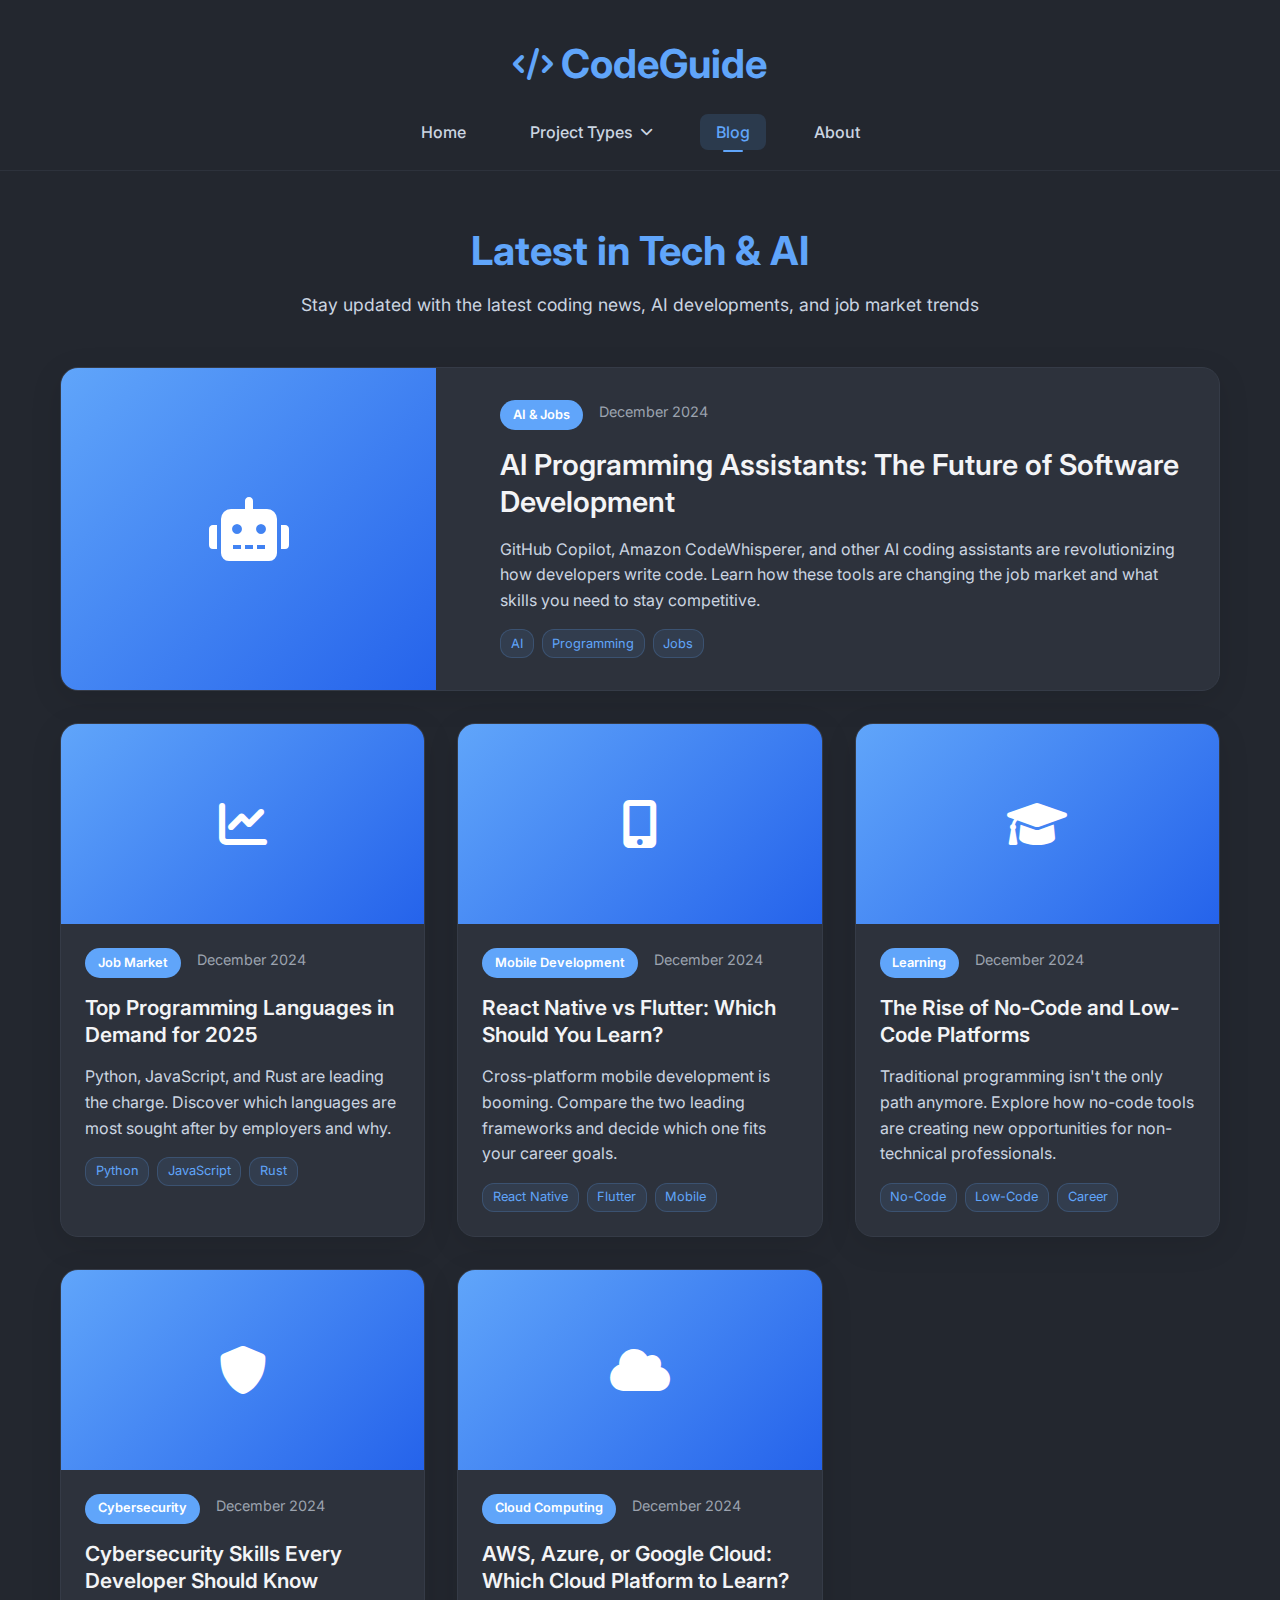
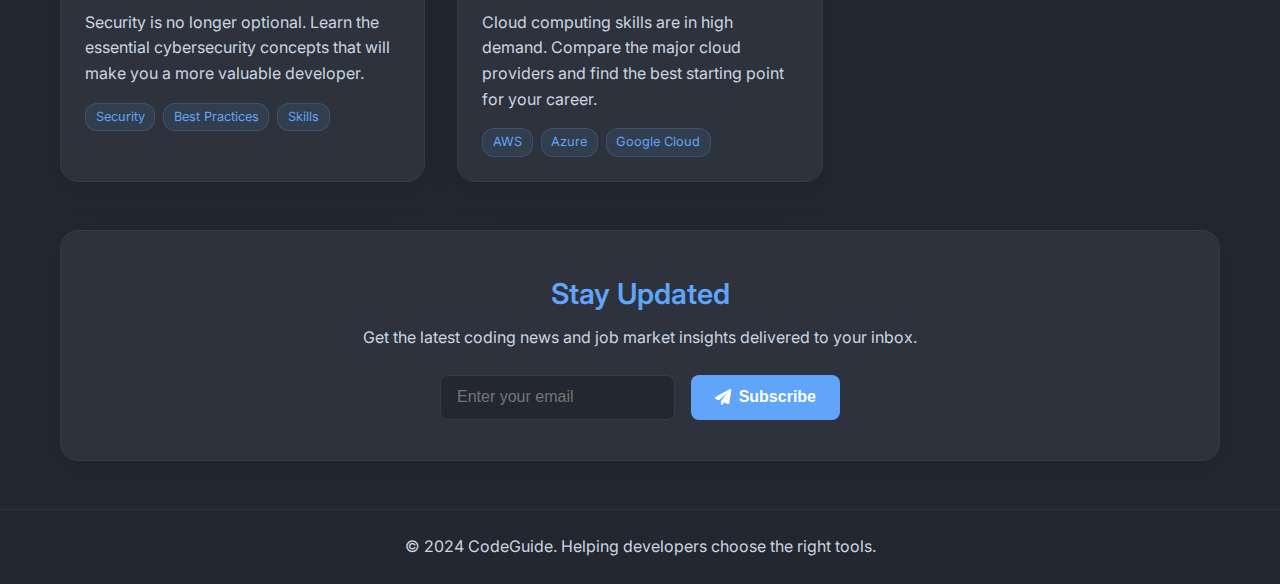
<file: blog.html>
<!DOCTYPE html>
<html lang="en">
<head>
    <meta charset="UTF-8">
    <meta name="viewport" content="width=device-width, initial-scale=1.0">
    <title>Blog - CodeGuide</title>
    <link rel="stylesheet" href="style.css">
    <link href="https://fonts.googleapis.com/css2?family=Inter:wght@300;400;500;600;700&display=swap" rel="stylesheet">
    <link rel="stylesheet" href="https://cdnjs.cloudflare.com/ajax/libs/font-awesome/6.0.0/css/all.min.css">
</head>
<body>
    <header class="header">
        <div class="container">
            <h1 class="logo">
                <i class="fas fa-code"></i>
                CodeGuide
            </h1>
            <nav class="nav">
                <ul class="nav-list">
                    <li><a href="index.html" class="nav-link">Home</a></li>
                    <li class="dropdown">
                        <a href="index.html#project-selection" class="nav-link dropdown-toggle">
                            Project Types
                            <i class="fas fa-chevron-down"></i>
                        </a>
                        <ul class="dropdown-menu">
                            <li><a href="index.html#project-selection" class="dropdown-item">All Projects</a></li>
                            <li><a href="frontend.html" class="dropdown-item">Front-End Development</a></li>
                            <li><a href="backend.html" class="dropdown-item">Back-End Development</a></li>
                            <li><a href="mobile.html" class="dropdown-item">Mobile Development</a></li>
                            <li><a href="game.html" class="dropdown-item">Game Development</a></li>
                            <li><a href="data.html" class="dropdown-item">Data Science</a></li>
                            <li><a href="ai.html" class="dropdown-item">AI & Machine Learning</a></li>
                        </ul>
                    </li>
                    <li><a href="blog.html" class="nav-link active">Blog</a></li>
                    <li><a href="about.html" class="nav-link">About</a></li>
                </ul>
            </nav>
        </div>
    </header>

    <main class="main">
        <div class="container">
            <section class="blog-section">
                <h1 class="blog-title">Latest in Tech & AI</h1>
                <p class="blog-subtitle">Stay updated with the latest coding news, AI developments, and job market trends</p>
                
                <div class="blog-grid">
                    <!-- Featured Article -->
                    <article class="blog-card featured">
                        <div class="blog-card-image">
                            <i class="fas fa-robot"></i>
                        </div>
                        <div class="blog-card-content">
                            <div class="blog-meta">
                                <span class="blog-category">AI & Jobs</span>
                                <span class="blog-date">December 2024</span>
                            </div>
                            <h2 class="blog-card-title">AI Programming Assistants: The Future of Software Development</h2>
                            <p class="blog-excerpt">GitHub Copilot, Amazon CodeWhisperer, and other AI coding assistants are revolutionizing how developers write code. Learn how these tools are changing the job market and what skills you need to stay competitive.</p>
                            <div class="blog-tags">
                                <span class="tag">AI</span>
                                <span class="tag">Programming</span>
                                <span class="tag">Jobs</span>
                            </div>
                        </div>
                    </article>

                    <!-- Regular Articles -->
                    <article class="blog-card">
                        <div class="blog-card-image">
                            <i class="fas fa-chart-line"></i>
                        </div>
                        <div class="blog-card-content">
                            <div class="blog-meta">
                                <span class="blog-category">Job Market</span>
                                <span class="blog-date">December 2024</span>
                            </div>
                            <h3 class="blog-card-title">Top Programming Languages in Demand for 2025</h3>
                            <p class="blog-excerpt">Python, JavaScript, and Rust are leading the charge. Discover which languages are most sought after by employers and why.</p>
                            <div class="blog-tags">
                                <span class="tag">Python</span>
                                <span class="tag">JavaScript</span>
                                <span class="tag">Rust</span>
                            </div>
                        </div>
                    </article>

                    <article class="blog-card">
                        <div class="blog-card-image">
                            <i class="fas fa-mobile-alt"></i>
                        </div>
                        <div class="blog-card-content">
                            <div class="blog-meta">
                                <span class="blog-category">Mobile Development</span>
                                <span class="blog-date">December 2024</span>
                            </div>
                            <h3 class="blog-card-title">React Native vs Flutter: Which Should You Learn?</h3>
                            <p class="blog-excerpt">Cross-platform mobile development is booming. Compare the two leading frameworks and decide which one fits your career goals.</p>
                            <div class="blog-tags">
                                <span class="tag">React Native</span>
                                <span class="tag">Flutter</span>
                                <span class="tag">Mobile</span>
                            </div>
                        </div>
                    </article>

                    <article class="blog-card">
                        <div class="blog-card-image">
                            <i class="fas fa-graduation-cap"></i>
                        </div>
                        <div class="blog-card-content">
                            <div class="blog-meta">
                                <span class="blog-category">Learning</span>
                                <span class="blog-date">December 2024</span>
                            </div>
                            <h3 class="blog-card-title">The Rise of No-Code and Low-Code Platforms</h3>
                            <p class="blog-excerpt">Traditional programming isn't the only path anymore. Explore how no-code tools are creating new opportunities for non-technical professionals.</p>
                            <div class="blog-tags">
                                <span class="tag">No-Code</span>
                                <span class="tag">Low-Code</span>
                                <span class="tag">Career</span>
                            </div>
                        </div>
                    </article>

                    <article class="blog-card">
                        <div class="blog-card-image">
                            <i class="fas fa-shield-alt"></i>
                        </div>
                        <div class="blog-card-content">
                            <div class="blog-meta">
                                <span class="blog-category">Cybersecurity</span>
                                <span class="blog-date">December 2024</span>
                            </div>
                            <h3 class="blog-card-title">Cybersecurity Skills Every Developer Should Know</h3>
                            <p class="blog-excerpt">Security is no longer optional. Learn the essential cybersecurity concepts that will make you a more valuable developer.</p>
                            <div class="blog-tags">
                                <span class="tag">Security</span>
                                <span class="tag">Best Practices</span>
                                <span class="tag">Skills</span>
                            </div>
                        </div>
                    </article>

                    <article class="blog-card">
                        <div class="blog-card-image">
                            <i class="fas fa-cloud"></i>
                        </div>
                        <div class="blog-card-content">
                            <div class="blog-meta">
                                <span class="blog-category">Cloud Computing</span>
                                <span class="blog-date">December 2024</span>
                            </div>
                            <h3 class="blog-card-title">AWS, Azure, or Google Cloud: Which Cloud Platform to Learn?</h3>
                            <p class="blog-excerpt">Cloud computing skills are in high demand. Compare the major cloud providers and find the best starting point for your career.</p>
                            <div class="blog-tags">
                                <span class="tag">AWS</span>
                                <span class="tag">Azure</span>
                                <span class="tag">Google Cloud</span>
                            </div>
                        </div>
                    </article>
                </div>

                <!-- Newsletter Signup -->
                <div class="newsletter-section">
                    <div class="newsletter-content">
                        <h2>Stay Updated</h2>
                        <p>Get the latest coding news and job market insights delivered to your inbox.</p>
                        <form class="newsletter-form">
                            <input type="email" placeholder="Enter your email" required>
                            <button type="submit">
                                <i class="fas fa-paper-plane"></i>
                                Subscribe
                            </button>
                        </form>
                    </div>
                </div>
            </section>
        </div>
    </main>

    <footer class="footer">
        <div class="container">
            <p>&copy; 2024 CodeGuide. Helping developers choose the right tools.</p>
        </div>
    </footer>
</body>
</html>
</file>
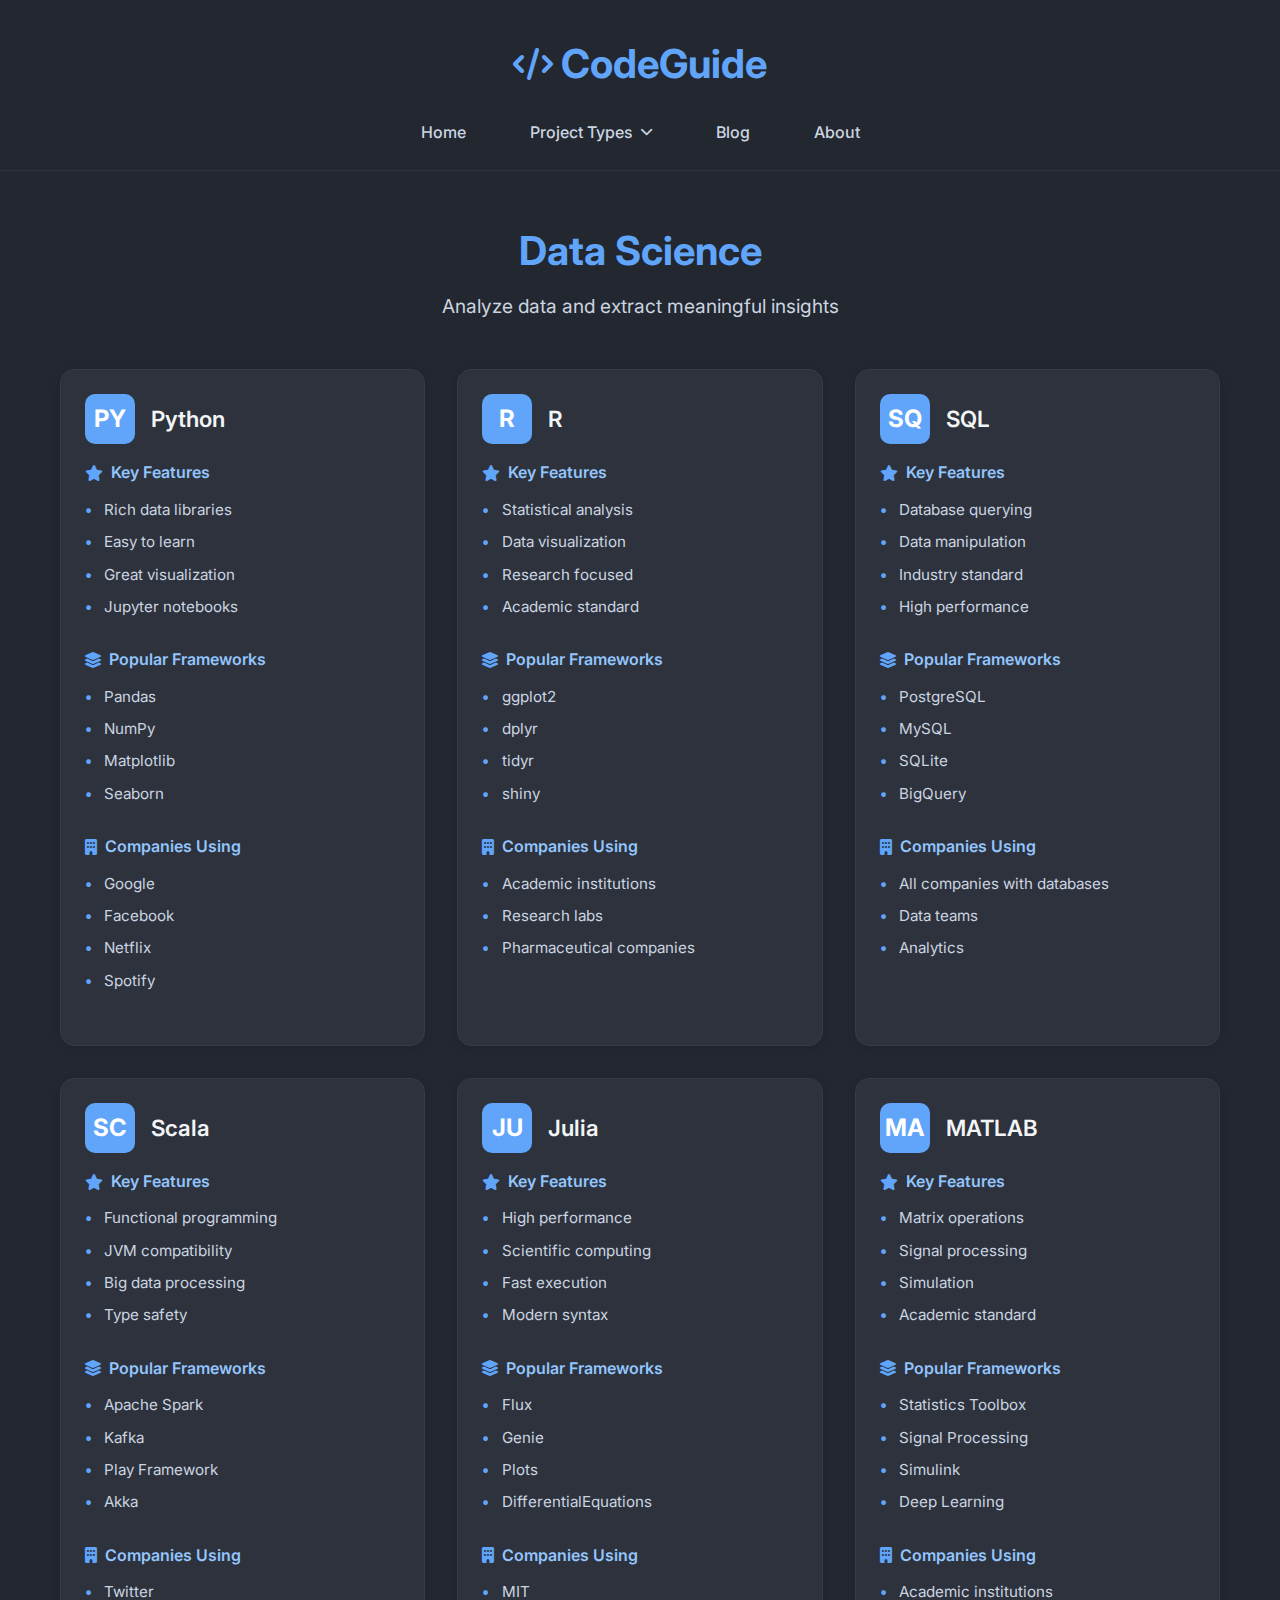
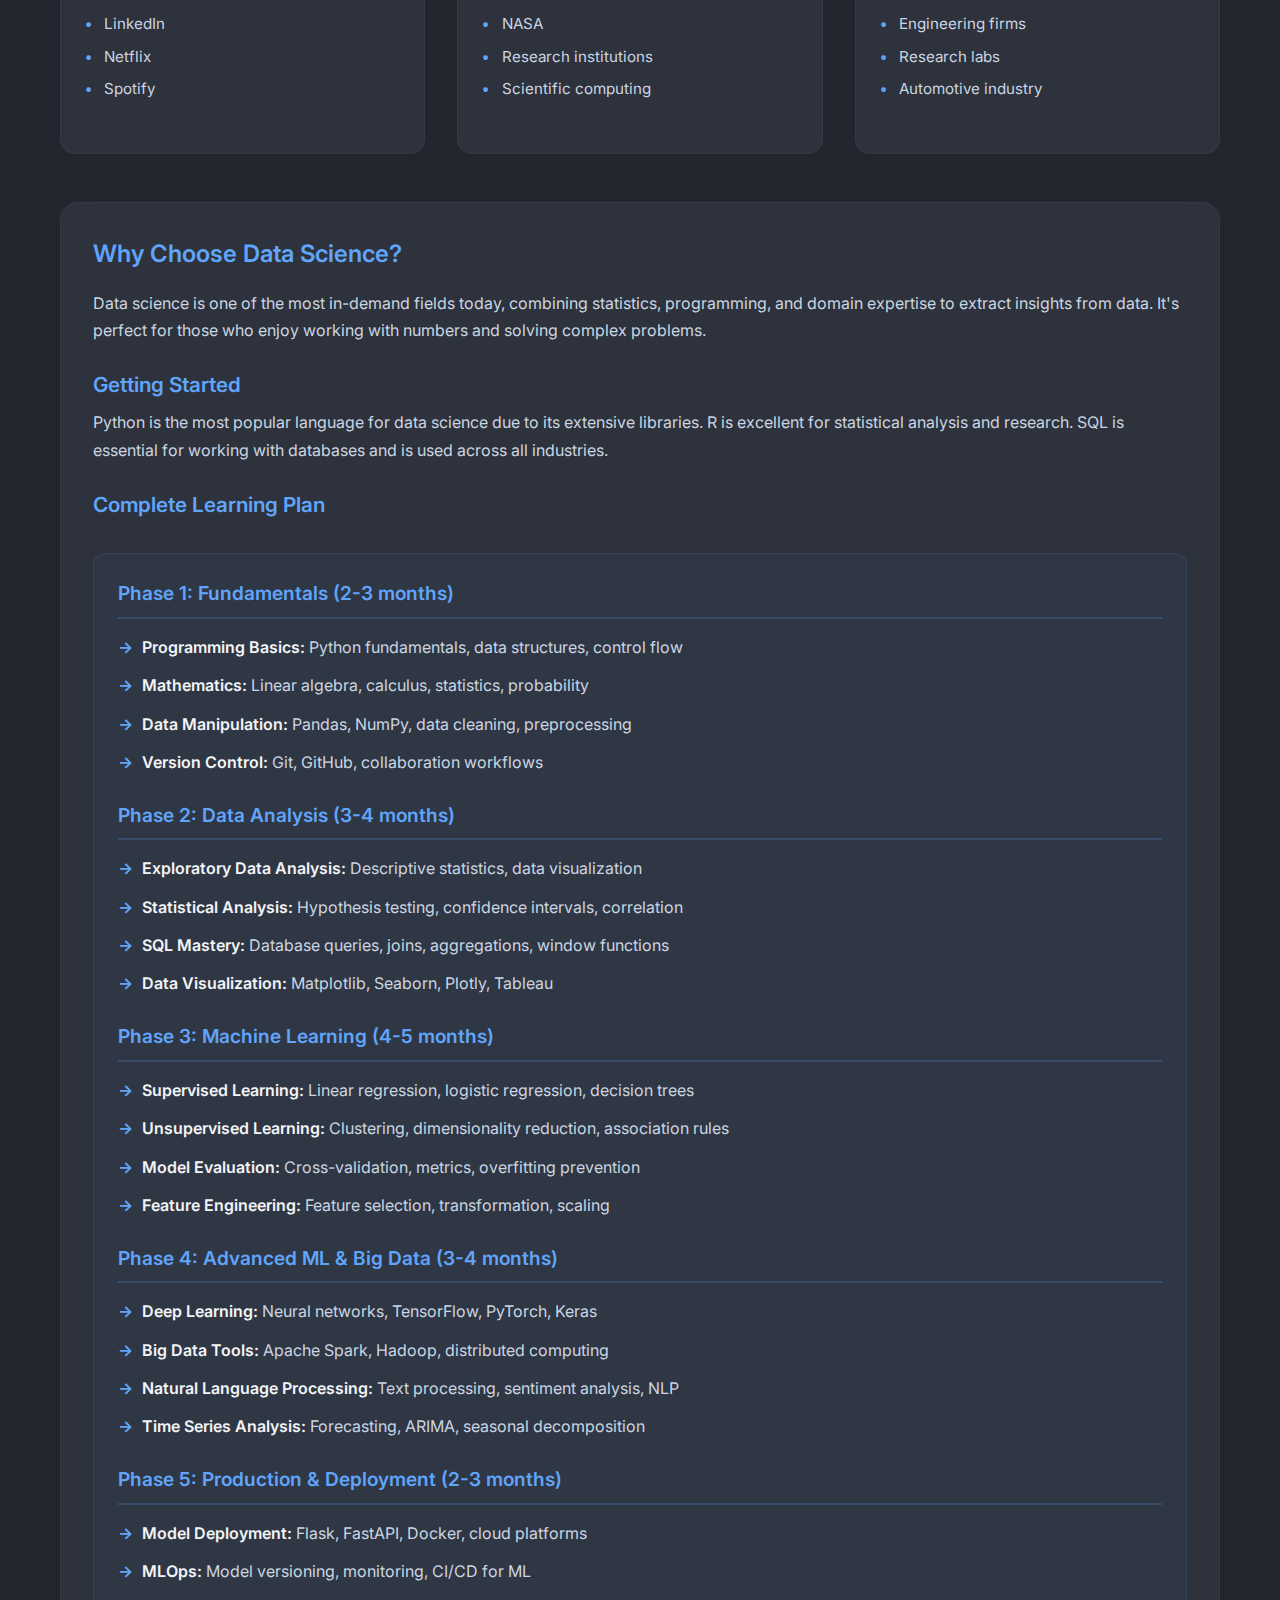
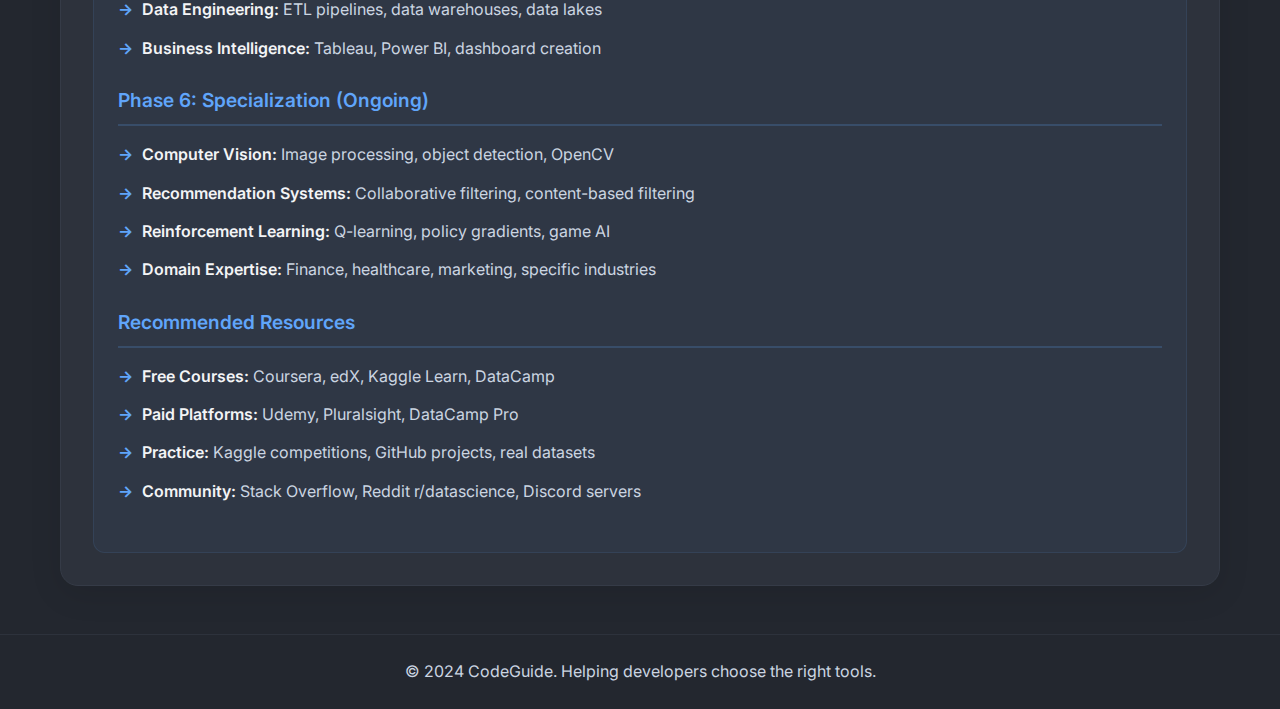
<file: data.html>
<!DOCTYPE html>
<html lang="en">
<head>
    <meta charset="UTF-8">
    <meta name="viewport" content="width=device-width, initial-scale=1.0">
    <title>Data Science - CodeGuide</title>
    <link rel="stylesheet" href="style.css">
    <link href="https://fonts.googleapis.com/css2?family=Inter:wght@300;400;500;600;700&display=swap" rel="stylesheet">
    <link rel="stylesheet" href="https://cdnjs.cloudflare.com/ajax/libs/font-awesome/6.0.0/css/all.min.css">
</head>
<body>
    <header class="header">
        <div class="container">
            <h1 class="logo">
                <i class="fas fa-code"></i>
                CodeGuide
            </h1>
            <nav class="nav">
                <ul class="nav-list">
                    <li><a href="index.html" class="nav-link">Home</a></li>
                    <li class="dropdown">
                        <a href="index.html#project-selection" class="nav-link dropdown-toggle">
                            Project Types
                            <i class="fas fa-chevron-down"></i>
                        </a>
                        <ul class="dropdown-menu">
                            <li><a href="index.html#project-selection" class="dropdown-item">All Projects</a></li>
                            <li><a href="frontend.html" class="dropdown-item">Front-End Development</a></li>
                            <li><a href="backend.html" class="dropdown-item">Back-End Development</a></li>
                            <li><a href="mobile.html" class="dropdown-item">Mobile Development</a></li>
                            <li><a href="game.html" class="dropdown-item">Game Development</a></li>
                            <li><a href="data.html" class="dropdown-item">Data Science</a></li>
                            <li><a href="ai.html" class="dropdown-item">AI & Machine Learning</a></li>
                        </ul>
                    </li>
                    <li><a href="blog.html" class="nav-link">Blog</a></li>
                    <li><a href="about.html" class="nav-link">About</a></li>
                </ul>
            </nav>
        </div>
    </header>

    <main class="main">
        <div class="container">
            <section class="project-page">
                <div class="project-header">
                    <h1 class="project-title">Data Science</h1>
                    <p class="project-subtitle">Analyze data and extract meaningful insights</p>
                </div>

                <div class="languages-grid">
                    <div class="language-card">
                        <div class="language-header">
                            <div class="language-icon">PY</div>
                            <h3 class="language-name">Python</h3>
                        </div>
                        <div class="language-section">
                            <h4><i class="fas fa-star"></i> Key Features</h4>
                            <ul>
                                <li>Rich data libraries</li>
                                <li>Easy to learn</li>
                                <li>Great visualization</li>
                                <li>Jupyter notebooks</li>
                            </ul>
                        </div>
                        <div class="language-section">
                            <h4><i class="fas fa-layer-group"></i> Popular Frameworks</h4>
                            <ul>
                                <li>Pandas</li>
                                <li>NumPy</li>
                                <li>Matplotlib</li>
                                <li>Seaborn</li>
                            </ul>
                        </div>
                        <div class="language-section">
                            <h4><i class="fas fa-building"></i> Companies Using</h4>
                            <ul>
                                <li>Google</li>
                                <li>Facebook</li>
                                <li>Netflix</li>
                                <li>Spotify</li>
                            </ul>
                        </div>
                    </div>

                    <div class="language-card">
                        <div class="language-header">
                            <div class="language-icon">R</div>
                            <h3 class="language-name">R</h3>
                        </div>
                        <div class="language-section">
                            <h4><i class="fas fa-star"></i> Key Features</h4>
                            <ul>
                                <li>Statistical analysis</li>
                                <li>Data visualization</li>
                                <li>Research focused</li>
                                <li>Academic standard</li>
                            </ul>
                        </div>
                        <div class="language-section">
                            <h4><i class="fas fa-layer-group"></i> Popular Frameworks</h4>
                            <ul>
                                <li>ggplot2</li>
                                <li>dplyr</li>
                                <li>tidyr</li>
                                <li>shiny</li>
                            </ul>
                        </div>
                        <div class="language-section">
                            <h4><i class="fas fa-building"></i> Companies Using</h4>
                            <ul>
                                <li>Academic institutions</li>
                                <li>Research labs</li>
                                <li>Pharmaceutical companies</li>
                            </ul>
                        </div>
                    </div>

                    <div class="language-card">
                        <div class="language-header">
                            <div class="language-icon">SQ</div>
                            <h3 class="language-name">SQL</h3>
                        </div>
                        <div class="language-section">
                            <h4><i class="fas fa-star"></i> Key Features</h4>
                            <ul>
                                <li>Database querying</li>
                                <li>Data manipulation</li>
                                <li>Industry standard</li>
                                <li>High performance</li>
                            </ul>
                        </div>
                        <div class="language-section">
                            <h4><i class="fas fa-layer-group"></i> Popular Frameworks</h4>
                            <ul>
                                <li>PostgreSQL</li>
                                <li>MySQL</li>
                                <li>SQLite</li>
                                <li>BigQuery</li>
                            </ul>
                        </div>
                        <div class="language-section">
                            <h4><i class="fas fa-building"></i> Companies Using</h4>
                            <ul>
                                <li>All companies with databases</li>
                                <li>Data teams</li>
                                <li>Analytics</li>
                            </ul>
                        </div>
                    </div>

                    <div class="language-card">
                        <div class="language-header">
                            <div class="language-icon">SC</div>
                            <h3 class="language-name">Scala</h3>
                        </div>
                        <div class="language-section">
                            <h4><i class="fas fa-star"></i> Key Features</h4>
                            <ul>
                                <li>Functional programming</li>
                                <li>JVM compatibility</li>
                                <li>Big data processing</li>
                                <li>Type safety</li>
                            </ul>
                        </div>
                        <div class="language-section">
                            <h4><i class="fas fa-layer-group"></i> Popular Frameworks</h4>
                            <ul>
                                <li>Apache Spark</li>
                                <li>Kafka</li>
                                <li>Play Framework</li>
                                <li>Akka</li>
                            </ul>
                        </div>
                        <div class="language-section">
                            <h4><i class="fas fa-building"></i> Companies Using</h4>
                            <ul>
                                <li>Twitter</li>
                                <li>LinkedIn</li>
                                <li>Netflix</li>
                                <li>Spotify</li>
                            </ul>
                        </div>
                    </div>

                    <div class="language-card">
                        <div class="language-header">
                            <div class="language-icon">JU</div>
                            <h3 class="language-name">Julia</h3>
                        </div>
                        <div class="language-section">
                            <h4><i class="fas fa-star"></i> Key Features</h4>
                            <ul>
                                <li>High performance</li>
                                <li>Scientific computing</li>
                                <li>Fast execution</li>
                                <li>Modern syntax</li>
                            </ul>
                        </div>
                        <div class="language-section">
                            <h4><i class="fas fa-layer-group"></i> Popular Frameworks</h4>
                            <ul>
                                <li>Flux</li>
                                <li>Genie</li>
                                <li>Plots</li>
                                <li>DifferentialEquations</li>
                            </ul>
                        </div>
                        <div class="language-section">
                            <h4><i class="fas fa-building"></i> Companies Using</h4>
                            <ul>
                                <li>MIT</li>
                                <li>NASA</li>
                                <li>Research institutions</li>
                                <li>Scientific computing</li>
                            </ul>
                        </div>
                    </div>

                    <div class="language-card">
                        <div class="language-header">
                            <div class="language-icon">MA</div>
                            <h3 class="language-name">MATLAB</h3>
                        </div>
                        <div class="language-section">
                            <h4><i class="fas fa-star"></i> Key Features</h4>
                            <ul>
                                <li>Matrix operations</li>
                                <li>Signal processing</li>
                                <li>Simulation</li>
                                <li>Academic standard</li>
                            </ul>
                        </div>
                        <div class="language-section">
                            <h4><i class="fas fa-layer-group"></i> Popular Frameworks</h4>
                            <ul>
                                <li>Statistics Toolbox</li>
                                <li>Signal Processing</li>
                                <li>Simulink</li>
                                <li>Deep Learning</li>
                            </ul>
                        </div>
                        <div class="language-section">
                            <h4><i class="fas fa-building"></i> Companies Using</h4>
                            <ul>
                                <li>Academic institutions</li>
                                <li>Engineering firms</li>
                                <li>Research labs</li>
                                <li>Automotive industry</li>
                            </ul>
                        </div>
                    </div>
                </div>

                <div class="project-info">
                    <h2>Why Choose Data Science?</h2>
                    <p>Data science is one of the most in-demand fields today, combining statistics, programming, and domain expertise to extract insights from data. It's perfect for those who enjoy working with numbers and solving complex problems.</p>
                    
                    <h3>Getting Started</h3>
                    <p>Python is the most popular language for data science due to its extensive libraries. R is excellent for statistical analysis and research. SQL is essential for working with databases and is used across all industries.</p>

                    <h3>Complete Learning Plan</h3>
                    <div class="learning-plan">
                        <h4>Phase 1: Fundamentals (2-3 months)</h4>
                        <ul>
                            <li><strong>Programming Basics:</strong> Python fundamentals, data structures, control flow</li>
                            <li><strong>Mathematics:</strong> Linear algebra, calculus, statistics, probability</li>
                            <li><strong>Data Manipulation:</strong> Pandas, NumPy, data cleaning, preprocessing</li>
                            <li><strong>Version Control:</strong> Git, GitHub, collaboration workflows</li>
                        </ul>

                        <h4>Phase 2: Data Analysis (3-4 months)</h4>
                        <ul>
                            <li><strong>Exploratory Data Analysis:</strong> Descriptive statistics, data visualization</li>
                            <li><strong>Statistical Analysis:</strong> Hypothesis testing, confidence intervals, correlation</li>
                            <li><strong>SQL Mastery:</strong> Database queries, joins, aggregations, window functions</li>
                            <li><strong>Data Visualization:</strong> Matplotlib, Seaborn, Plotly, Tableau</li>
                        </ul>

                        <h4>Phase 3: Machine Learning (4-5 months)</h4>
                        <ul>
                            <li><strong>Supervised Learning:</strong> Linear regression, logistic regression, decision trees</li>
                            <li><strong>Unsupervised Learning:</strong> Clustering, dimensionality reduction, association rules</li>
                            <li><strong>Model Evaluation:</strong> Cross-validation, metrics, overfitting prevention</li>
                            <li><strong>Feature Engineering:</strong> Feature selection, transformation, scaling</li>
                        </ul>

                        <h4>Phase 4: Advanced ML & Big Data (3-4 months)</h4>
                        <ul>
                            <li><strong>Deep Learning:</strong> Neural networks, TensorFlow, PyTorch, Keras</li>
                            <li><strong>Big Data Tools:</strong> Apache Spark, Hadoop, distributed computing</li>
                            <li><strong>Natural Language Processing:</strong> Text processing, sentiment analysis, NLP</li>
                            <li><strong>Time Series Analysis:</strong> Forecasting, ARIMA, seasonal decomposition</li>
                        </ul>

                        <h4>Phase 5: Production & Deployment (2-3 months)</h4>
                        <ul>
                            <li><strong>Model Deployment:</strong> Flask, FastAPI, Docker, cloud platforms</li>
                            <li><strong>MLOps:</strong> Model versioning, monitoring, CI/CD for ML</li>
                            <li><strong>Data Engineering:</strong> ETL pipelines, data warehouses, data lakes</li>
                            <li><strong>Business Intelligence:</strong> Tableau, Power BI, dashboard creation</li>
                        </ul>

                        <h4>Phase 6: Specialization (Ongoing)</h4>
                        <ul>
                            <li><strong>Computer Vision:</strong> Image processing, object detection, OpenCV</li>
                            <li><strong>Recommendation Systems:</strong> Collaborative filtering, content-based filtering</li>
                            <li><strong>Reinforcement Learning:</strong> Q-learning, policy gradients, game AI</li>
                            <li><strong>Domain Expertise:</strong> Finance, healthcare, marketing, specific industries</li>
                        </ul>

                        <h4>Recommended Resources</h4>
                        <ul>
                            <li><strong>Free Courses:</strong> Coursera, edX, Kaggle Learn, DataCamp</li>
                            <li><strong>Paid Platforms:</strong> Udemy, Pluralsight, DataCamp Pro</li>
                            <li><strong>Practice:</strong> Kaggle competitions, GitHub projects, real datasets</li>
                            <li><strong>Community:</strong> Stack Overflow, Reddit r/datascience, Discord servers</li>
                        </ul>
                    </div>
                </div>
            </section>
        </div>
    </main>

    <footer class="footer">
        <div class="container">
            <p>&copy; 2024 CodeGuide. Helping developers choose the right tools.</p>
        </div>
    </footer>
    <script src="script.js"></script>
</body>
</html>
</file>
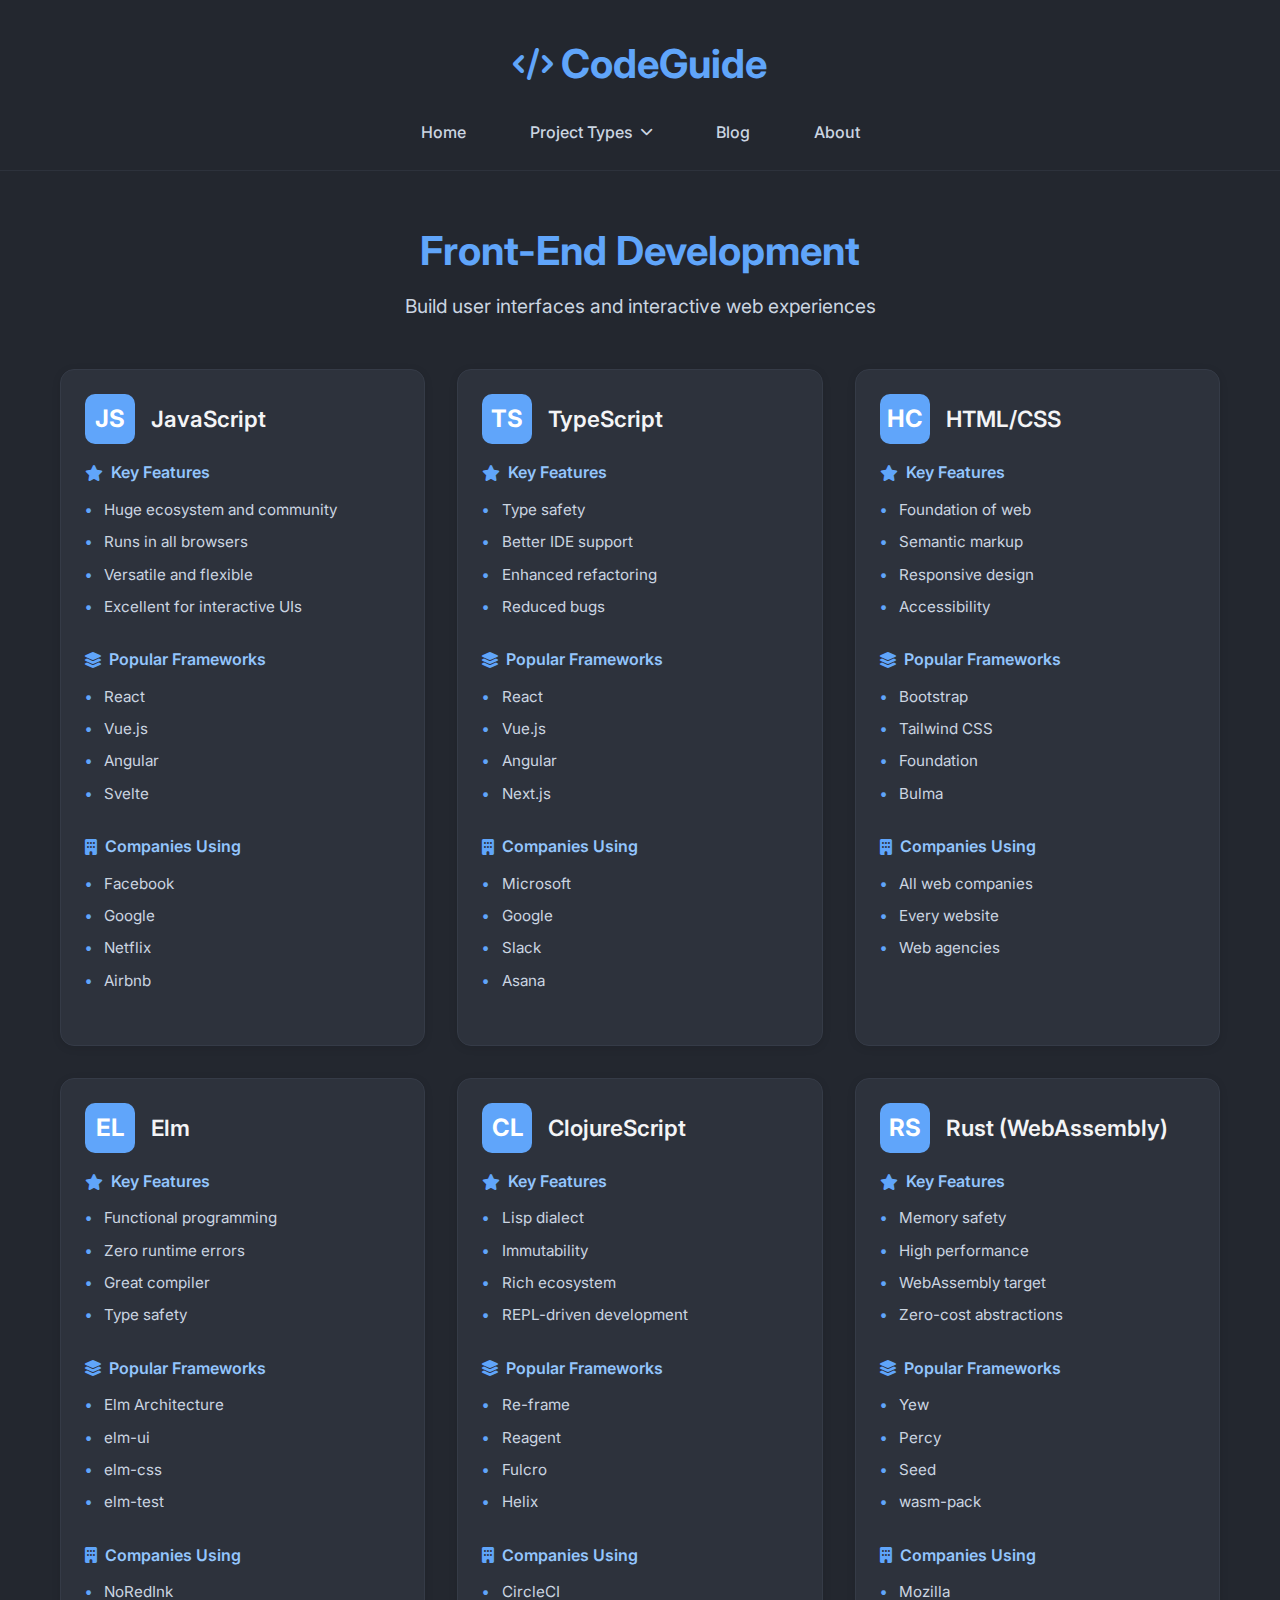
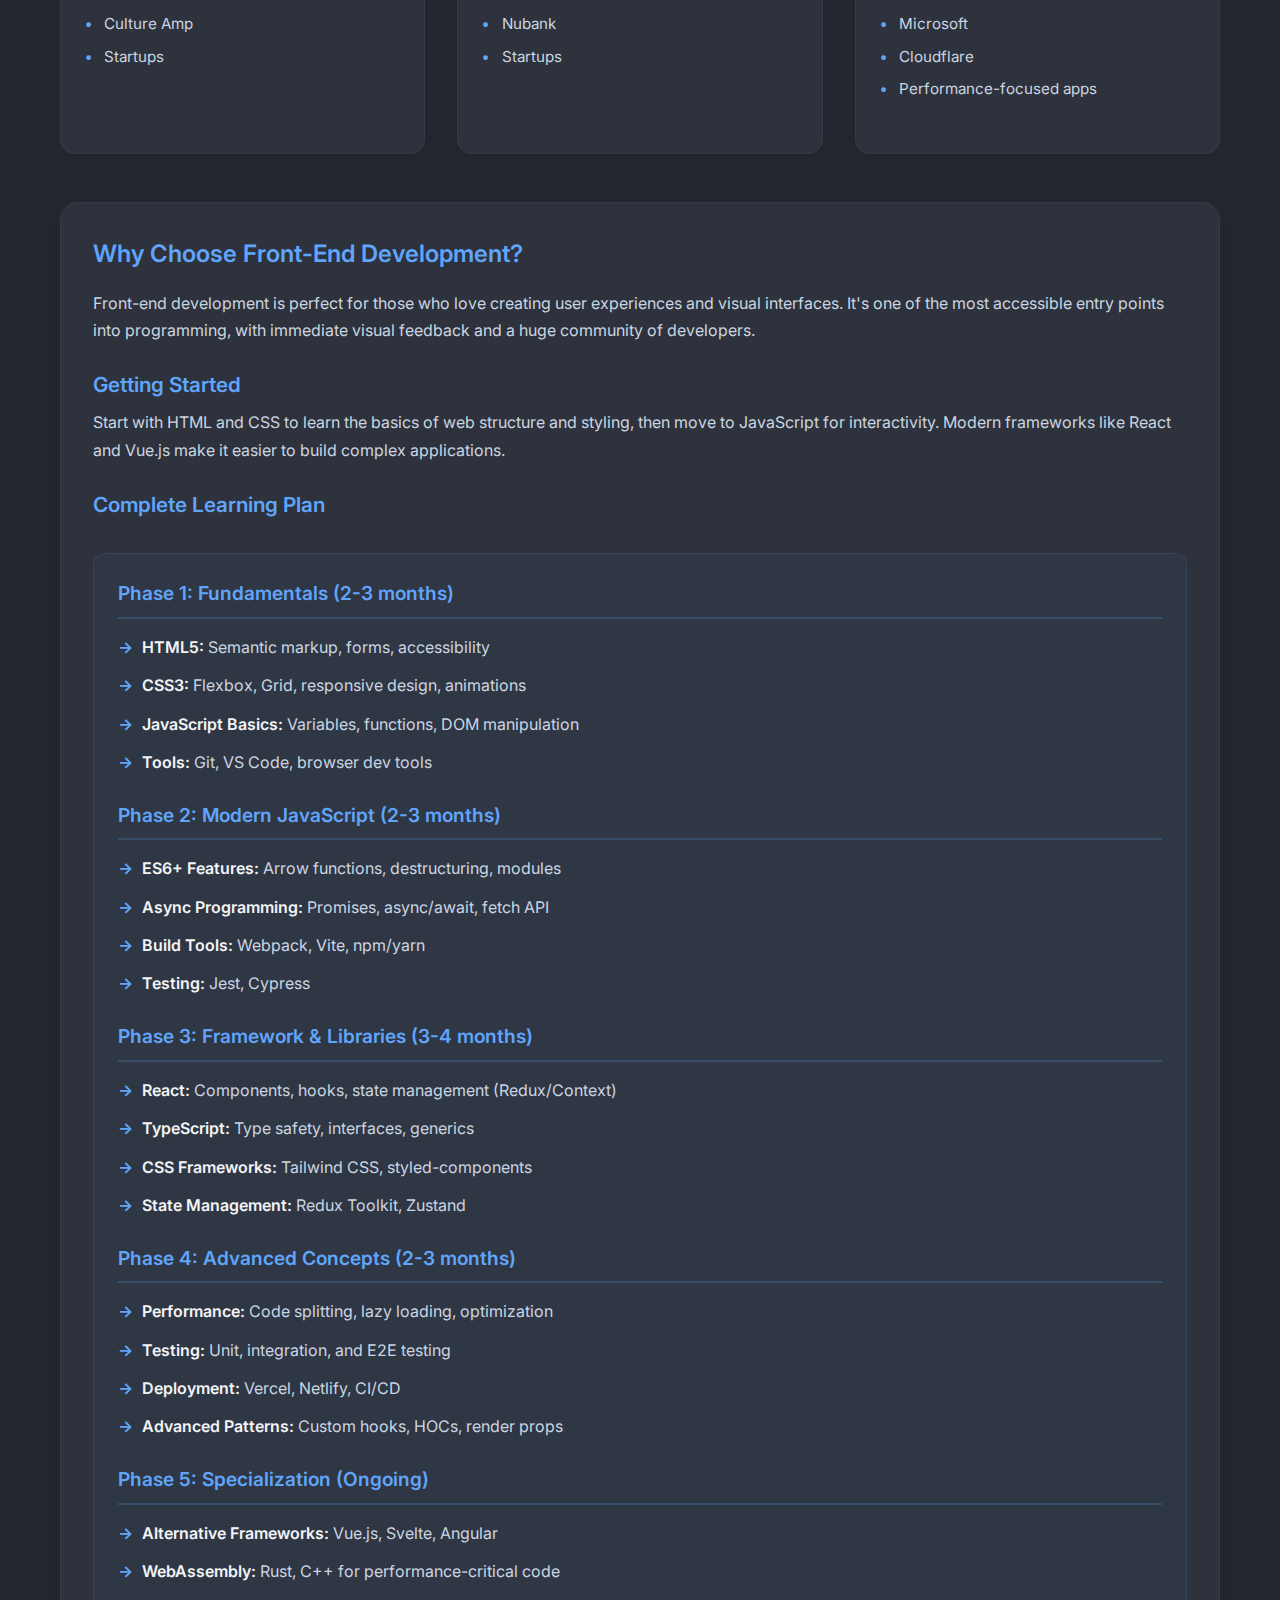
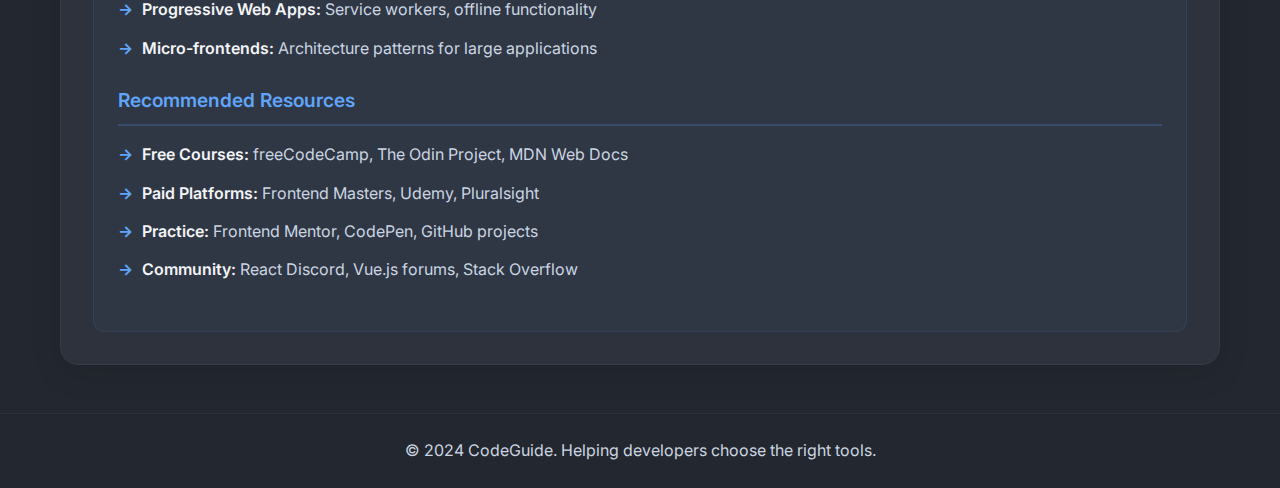
<file: frontend.html>
<!DOCTYPE html>
<html lang="en">
<head>
    <meta charset="UTF-8">
    <meta name="viewport" content="width=device-width, initial-scale=1.0">
    <title>Front-End Development - CodeGuide</title>
    <link rel="stylesheet" href="style.css">
    <link href="https://fonts.googleapis.com/css2?family=Inter:wght@300;400;500;600;700&display=swap" rel="stylesheet">
    <link rel="stylesheet" href="https://cdnjs.cloudflare.com/ajax/libs/font-awesome/6.0.0/css/all.min.css">
</head>
<body>
    <header class="header">
        <div class="container">
            <h1 class="logo">
                <i class="fas fa-code"></i>
                CodeGuide
            </h1>
            <nav class="nav">
                <ul class="nav-list">
                    <li><a href="index.html" class="nav-link">Home</a></li>
                    <li class="dropdown">
                        <a href="index.html#project-selection" class="nav-link dropdown-toggle">
                            Project Types
                            <i class="fas fa-chevron-down"></i>
                        </a>
                        <ul class="dropdown-menu">
                            <li><a href="index.html#project-selection" class="dropdown-item">All Projects</a></li>
                            <li><a href="frontend.html" class="dropdown-item">Front-End Development</a></li>
                            <li><a href="backend.html" class="dropdown-item">Back-End Development</a></li>
                            <li><a href="mobile.html" class="dropdown-item">Mobile Development</a></li>
                            <li><a href="game.html" class="dropdown-item">Game Development</a></li>
                            <li><a href="data.html" class="dropdown-item">Data Science</a></li>
                            <li><a href="ai.html" class="dropdown-item">AI & Machine Learning</a></li>
                        </ul>
                    </li>
                    <li><a href="blog.html" class="nav-link">Blog</a></li>
                    <li><a href="about.html" class="nav-link">About</a></li>
                </ul>
            </nav>
        </div>
    </header>

    <main class="main">
        <div class="container">
            <section class="project-page">
                <div class="project-header">
                    <h1 class="project-title">Front-End Development</h1>
                    <p class="project-subtitle">Build user interfaces and interactive web experiences</p>
                </div>

                <div class="languages-grid">
                    <div class="language-card">
                        <div class="language-header">
                            <div class="language-icon">JS</div>
                            <h3 class="language-name">JavaScript</h3>
                        </div>
                        <div class="language-section">
                            <h4><i class="fas fa-star"></i> Key Features</h4>
                            <ul>
                                <li>Huge ecosystem and community</li>
                                <li>Runs in all browsers</li>
                                <li>Versatile and flexible</li>
                                <li>Excellent for interactive UIs</li>
                            </ul>
                        </div>
                        <div class="language-section">
                            <h4><i class="fas fa-layer-group"></i> Popular Frameworks</h4>
                            <ul>
                                <li>React</li>
                                <li>Vue.js</li>
                                <li>Angular</li>
                                <li>Svelte</li>
                            </ul>
                        </div>
                        <div class="language-section">
                            <h4><i class="fas fa-building"></i> Companies Using</h4>
                            <ul>
                                <li>Facebook</li>
                                <li>Google</li>
                                <li>Netflix</li>
                                <li>Airbnb</li>
                            </ul>
                        </div>
                    </div>

                    <div class="language-card">
                        <div class="language-header">
                            <div class="language-icon">TS</div>
                            <h3 class="language-name">TypeScript</h3>
                        </div>
                        <div class="language-section">
                            <h4><i class="fas fa-star"></i> Key Features</h4>
                            <ul>
                                <li>Type safety</li>
                                <li>Better IDE support</li>
                                <li>Enhanced refactoring</li>
                                <li>Reduced bugs</li>
                            </ul>
                        </div>
                        <div class="language-section">
                            <h4><i class="fas fa-layer-group"></i> Popular Frameworks</h4>
                            <ul>
                                <li>React</li>
                                <li>Vue.js</li>
                                <li>Angular</li>
                                <li>Next.js</li>
                            </ul>
                        </div>
                        <div class="language-section">
                            <h4><i class="fas fa-building"></i> Companies Using</h4>
                            <ul>
                                <li>Microsoft</li>
                                <li>Google</li>
                                <li>Slack</li>
                                <li>Asana</li>
                            </ul>
                        </div>
                    </div>

                    <div class="language-card">
                        <div class="language-header">
                            <div class="language-icon">HC</div>
                            <h3 class="language-name">HTML/CSS</h3>
                        </div>
                        <div class="language-section">
                            <h4><i class="fas fa-star"></i> Key Features</h4>
                            <ul>
                                <li>Foundation of web</li>
                                <li>Semantic markup</li>
                                <li>Responsive design</li>
                                <li>Accessibility</li>
                            </ul>
                        </div>
                        <div class="language-section">
                            <h4><i class="fas fa-layer-group"></i> Popular Frameworks</h4>
                            <ul>
                                <li>Bootstrap</li>
                                <li>Tailwind CSS</li>
                                <li>Foundation</li>
                                <li>Bulma</li>
                            </ul>
                        </div>
                        <div class="language-section">
                            <h4><i class="fas fa-building"></i> Companies Using</h4>
                            <ul>
                                <li>All web companies</li>
                                <li>Every website</li>
                                <li>Web agencies</li>
                            </ul>
                        </div>
                    </div>

                    <div class="language-card">
                        <div class="language-header">
                            <div class="language-icon">EL</div>
                            <h3 class="language-name">Elm</h3>
                        </div>
                        <div class="language-section">
                            <h4><i class="fas fa-star"></i> Key Features</h4>
                            <ul>
                                <li>Functional programming</li>
                                <li>Zero runtime errors</li>
                                <li>Great compiler</li>
                                <li>Type safety</li>
                            </ul>
                        </div>
                        <div class="language-section">
                            <h4><i class="fas fa-layer-group"></i> Popular Frameworks</h4>
                            <ul>
                                <li>Elm Architecture</li>
                                <li>elm-ui</li>
                                <li>elm-css</li>
                                <li>elm-test</li>
                            </ul>
                        </div>
                        <div class="language-section">
                            <h4><i class="fas fa-building"></i> Companies Using</h4>
                            <ul>
                                <li>NoRedInk</li>
                                <li>Culture Amp</li>
                                <li>Startups</li>
                            </ul>
                        </div>
                    </div>

                    <div class="language-card">
                        <div class="language-header">
                            <div class="language-icon">CL</div>
                            <h3 class="language-name">ClojureScript</h3>
                        </div>
                        <div class="language-section">
                            <h4><i class="fas fa-star"></i> Key Features</h4>
                            <ul>
                                <li>Lisp dialect</li>
                                <li>Immutability</li>
                                <li>Rich ecosystem</li>
                                <li>REPL-driven development</li>
                            </ul>
                        </div>
                        <div class="language-section">
                            <h4><i class="fas fa-layer-group"></i> Popular Frameworks</h4>
                            <ul>
                                <li>Re-frame</li>
                                <li>Reagent</li>
                                <li>Fulcro</li>
                                <li>Helix</li>
                            </ul>
                        </div>
                        <div class="language-section">
                            <h4><i class="fas fa-building"></i> Companies Using</h4>
                            <ul>
                                <li>CircleCI</li>
                                <li>Nubank</li>
                                <li>Startups</li>
                            </ul>
                        </div>
                    </div>

                    <div class="language-card">
                        <div class="language-header">
                            <div class="language-icon">RS</div>
                            <h3 class="language-name">Rust (WebAssembly)</h3>
                        </div>
                        <div class="language-section">
                            <h4><i class="fas fa-star"></i> Key Features</h4>
                            <ul>
                                <li>Memory safety</li>
                                <li>High performance</li>
                                <li>WebAssembly target</li>
                                <li>Zero-cost abstractions</li>
                            </ul>
                        </div>
                        <div class="language-section">
                            <h4><i class="fas fa-layer-group"></i> Popular Frameworks</h4>
                            <ul>
                                <li>Yew</li>
                                <li>Percy</li>
                                <li>Seed</li>
                                <li>wasm-pack</li>
                            </ul>
                        </div>
                        <div class="language-section">
                            <h4><i class="fas fa-building"></i> Companies Using</h4>
                            <ul>
                                <li>Mozilla</li>
                                <li>Microsoft</li>
                                <li>Cloudflare</li>
                                <li>Performance-focused apps</li>
                            </ul>
                        </div>
                    </div>
                </div>

                <div class="project-info">
                    <h2>Why Choose Front-End Development?</h2>
                    <p>Front-end development is perfect for those who love creating user experiences and visual interfaces. It's one of the most accessible entry points into programming, with immediate visual feedback and a huge community of developers.</p>
                    
                    <h3>Getting Started</h3>
                    <p>Start with HTML and CSS to learn the basics of web structure and styling, then move to JavaScript for interactivity. Modern frameworks like React and Vue.js make it easier to build complex applications.</p>

                    <h3>Complete Learning Plan</h3>
                    <div class="learning-plan">
                        <h4>Phase 1: Fundamentals (2-3 months)</h4>
                        <ul>
                            <li><strong>HTML5:</strong> Semantic markup, forms, accessibility</li>
                            <li><strong>CSS3:</strong> Flexbox, Grid, responsive design, animations</li>
                            <li><strong>JavaScript Basics:</strong> Variables, functions, DOM manipulation</li>
                            <li><strong>Tools:</strong> Git, VS Code, browser dev tools</li>
                        </ul>

                        <h4>Phase 2: Modern JavaScript (2-3 months)</h4>
                        <ul>
                            <li><strong>ES6+ Features:</strong> Arrow functions, destructuring, modules</li>
                            <li><strong>Async Programming:</strong> Promises, async/await, fetch API</li>
                            <li><strong>Build Tools:</strong> Webpack, Vite, npm/yarn</li>
                            <li><strong>Testing:</strong> Jest, Cypress</li>
                        </ul>

                        <h4>Phase 3: Framework & Libraries (3-4 months)</h4>
                        <ul>
                            <li><strong>React:</strong> Components, hooks, state management (Redux/Context)</li>
                            <li><strong>TypeScript:</strong> Type safety, interfaces, generics</li>
                            <li><strong>CSS Frameworks:</strong> Tailwind CSS, styled-components</li>
                            <li><strong>State Management:</strong> Redux Toolkit, Zustand</li>
                        </ul>

                        <h4>Phase 4: Advanced Concepts (2-3 months)</h4>
                        <ul>
                            <li><strong>Performance:</strong> Code splitting, lazy loading, optimization</li>
                            <li><strong>Testing:</strong> Unit, integration, and E2E testing</li>
                            <li><strong>Deployment:</strong> Vercel, Netlify, CI/CD</li>
                            <li><strong>Advanced Patterns:</strong> Custom hooks, HOCs, render props</li>
                        </ul>

                        <h4>Phase 5: Specialization (Ongoing)</h4>
                        <ul>
                            <li><strong>Alternative Frameworks:</strong> Vue.js, Svelte, Angular</li>
                            <li><strong>WebAssembly:</strong> Rust, C++ for performance-critical code</li>
                            <li><strong>Progressive Web Apps:</strong> Service workers, offline functionality</li>
                            <li><strong>Micro-frontends:</strong> Architecture patterns for large applications</li>
                        </ul>

                        <h4>Recommended Resources</h4>
                        <ul>
                            <li><strong>Free Courses:</strong> freeCodeCamp, The Odin Project, MDN Web Docs</li>
                            <li><strong>Paid Platforms:</strong> Frontend Masters, Udemy, Pluralsight</li>
                            <li><strong>Practice:</strong> Frontend Mentor, CodePen, GitHub projects</li>
                            <li><strong>Community:</strong> React Discord, Vue.js forums, Stack Overflow</li>
                        </ul>
                    </div>
                </div>
            </section>
        </div>
    </main>

    <footer class="footer">
        <div class="container">
            <p>&copy; 2024 CodeGuide. Helping developers choose the right tools.</p>
        </div>
    </footer>
    <script src="script.js"></script>
</body>
</html>
</file>
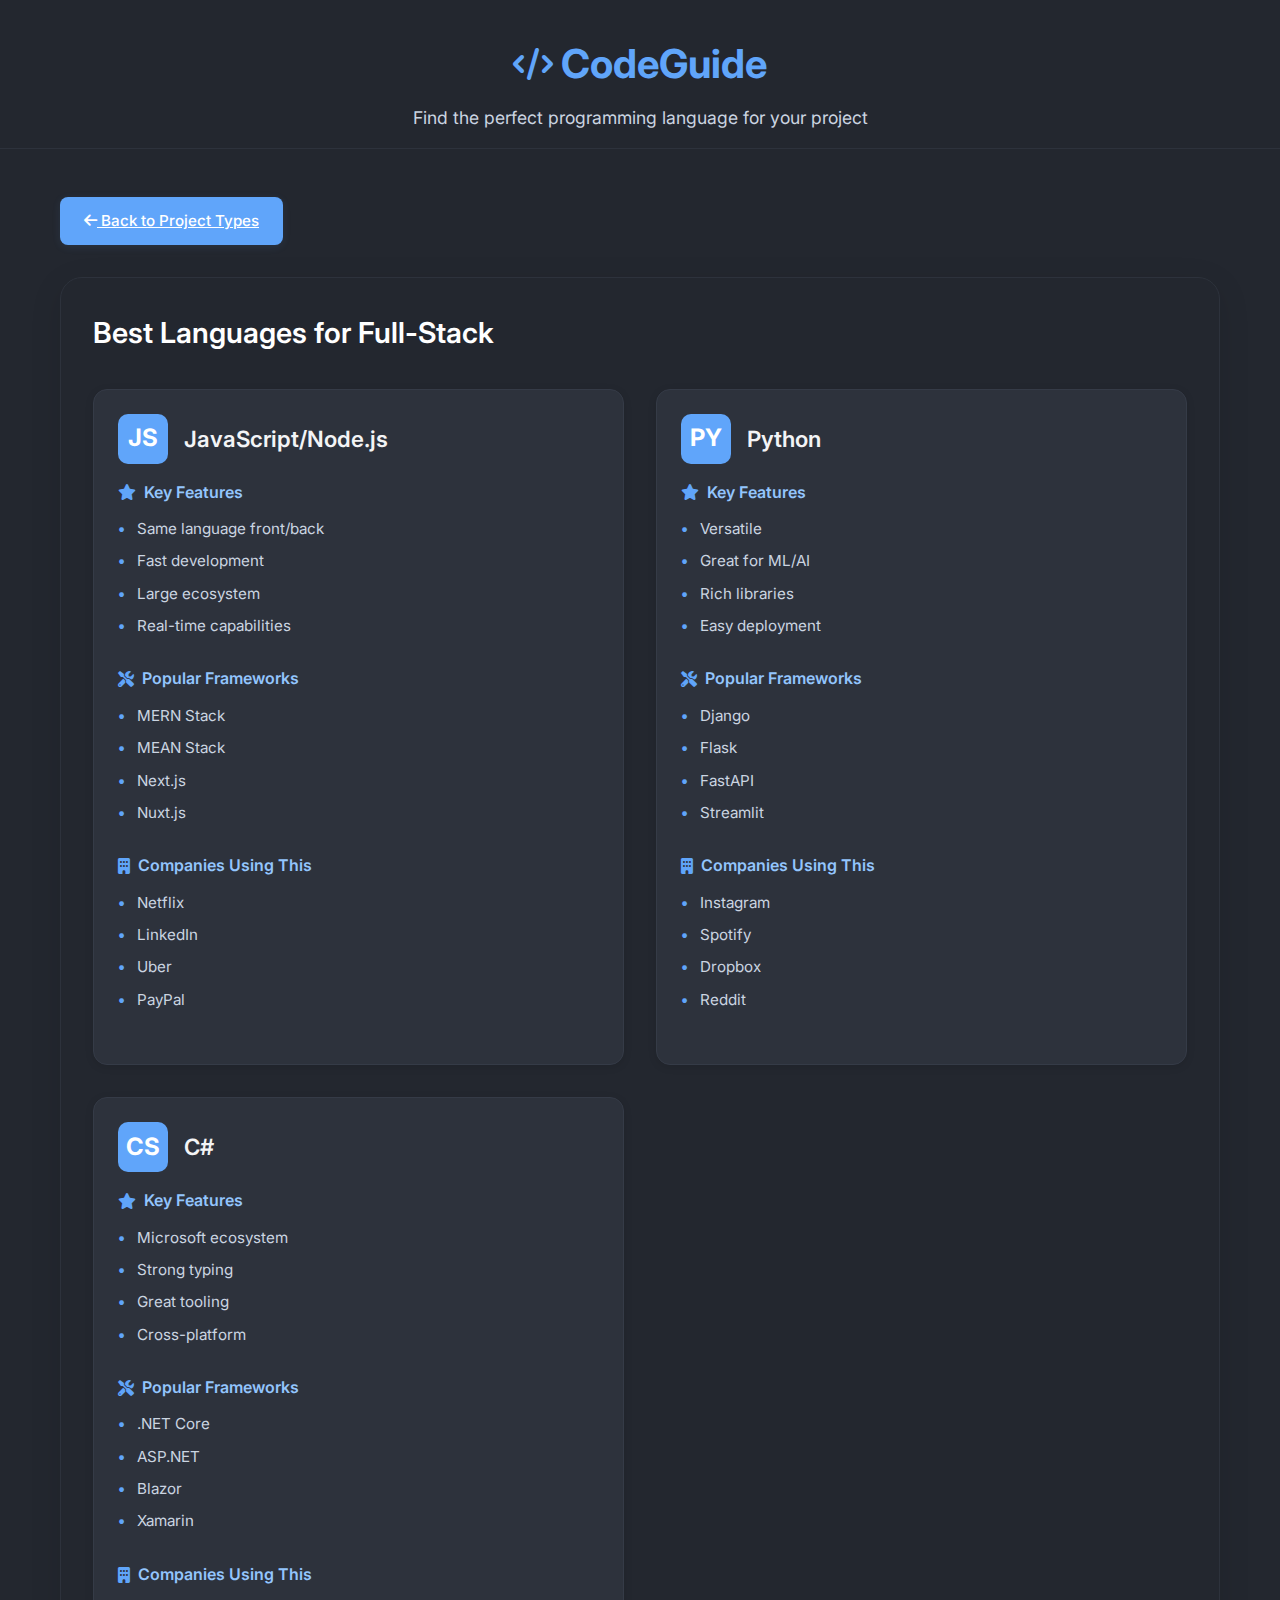
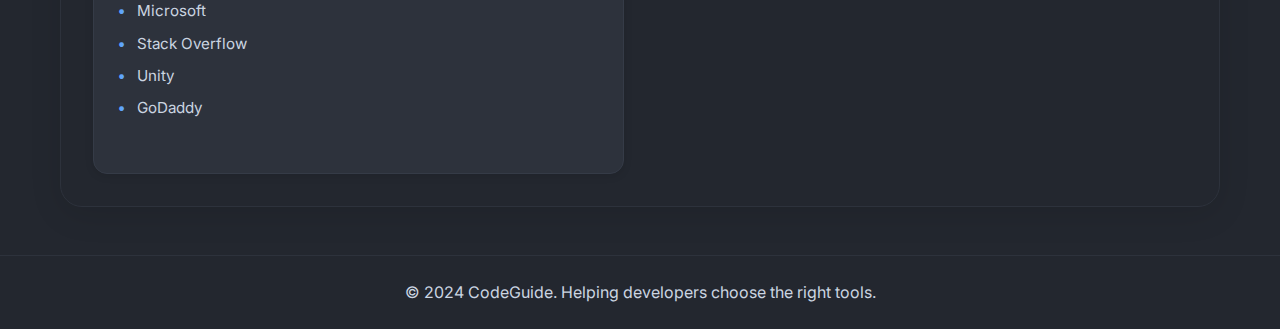
<file: fullstack.html>
<!DOCTYPE html>
<html lang="en">
<head>
    <meta charset="UTF-8">
    <meta name="viewport" content="width=device-width, initial-scale=1.0">
    <title>Full-Stack | CodeGuide</title>
    <link rel="stylesheet" href="style.css">
    <link href="https://fonts.googleapis.com/css2?family=Inter:wght@300;400;500;600;700&display=swap" rel="stylesheet">
    <link rel="stylesheet" href="https://cdnjs.cloudflare.com/ajax/libs/font-awesome/6.0.0/css/all.min.css">
</head>
<body>
    <header class="header">
        <div class="container">
            <h1 class="logo">
                <i class="fas fa-code"></i>
                CodeGuide
            </h1>
            <p class="tagline">Find the perfect programming language for your project</p>
        </div>
    </header>
    <main class="main">
        <div class="container">
            <a href="index.html" class="back-btn" style="margin-bottom:2rem;display:inline-block"><i class="fas fa-arrow-left"></i> Back to Project Types</a>
            <section class="recommendations" style="margin-top:0;">
                <div class="recommendations-header">
                    <h2 id="recommendation-title">Best Languages for Full-Stack</h2>
                </div>
                <div class="languages-grid">
                    <div class="language-card">
                        <div class="language-header">
                            <div class="language-icon">JS</div>
                            <h3 class="language-name">JavaScript/Node.js</h3>
                        </div>
                        <div class="language-section">
                            <h4><i class="fas fa-star"></i>Key Features</h4>
                            <ul>
                                <li>Same language front/back</li>
                                <li>Fast development</li>
                                <li>Large ecosystem</li>
                                <li>Real-time capabilities</li>
                            </ul>
                        </div>
                        <div class="language-section">
                            <h4><i class="fas fa-tools"></i>Popular Frameworks</h4>
                            <ul>
                                <li>MERN Stack</li>
                                <li>MEAN Stack</li>
                                <li>Next.js</li>
                                <li>Nuxt.js</li>
                            </ul>
                        </div>
                        <div class="language-section">
                            <h4><i class="fas fa-building"></i>Companies Using This</h4>
                            <ul>
                                <li>Netflix</li>
                                <li>LinkedIn</li>
                                <li>Uber</li>
                                <li>PayPal</li>
                            </ul>
                        </div>
                    </div>
                    <div class="language-card">
                        <div class="language-header">
                            <div class="language-icon">PY</div>
                            <h3 class="language-name">Python</h3>
                        </div>
                        <div class="language-section">
                            <h4><i class="fas fa-star"></i>Key Features</h4>
                            <ul>
                                <li>Versatile</li>
                                <li>Great for ML/AI</li>
                                <li>Rich libraries</li>
                                <li>Easy deployment</li>
                            </ul>
                        </div>
                        <div class="language-section">
                            <h4><i class="fas fa-tools"></i>Popular Frameworks</h4>
                            <ul>
                                <li>Django</li>
                                <li>Flask</li>
                                <li>FastAPI</li>
                                <li>Streamlit</li>
                            </ul>
                        </div>
                        <div class="language-section">
                            <h4><i class="fas fa-building"></i>Companies Using This</h4>
                            <ul>
                                <li>Instagram</li>
                                <li>Spotify</li>
                                <li>Dropbox</li>
                                <li>Reddit</li>
                            </ul>
                        </div>
                    </div>
                    <div class="language-card">
                        <div class="language-header">
                            <div class="language-icon">CS</div>
                            <h3 class="language-name">C#</h3>
                        </div>
                        <div class="language-section">
                            <h4><i class="fas fa-star"></i>Key Features</h4>
                            <ul>
                                <li>Microsoft ecosystem</li>
                                <li>Strong typing</li>
                                <li>Great tooling</li>
                                <li>Cross-platform</li>
                            </ul>
                        </div>
                        <div class="language-section">
                            <h4><i class="fas fa-tools"></i>Popular Frameworks</h4>
                            <ul>
                                <li>.NET Core</li>
                                <li>ASP.NET</li>
                                <li>Blazor</li>
                                <li>Xamarin</li>
                            </ul>
                        </div>
                        <div class="language-section">
                            <h4><i class="fas fa-building"></i>Companies Using This</h4>
                            <ul>
                                <li>Microsoft</li>
                                <li>Stack Overflow</li>
                                <li>Unity</li>
                                <li>GoDaddy</li>
                            </ul>
                        </div>
                    </div>
                </div>
            </section>
        </div>
    </main>
    <footer class="footer">
        <div class="container">
            <p>&copy; 2024 CodeGuide. Helping developers choose the right tools.</p>
        </div>
    </footer>
</body>
</html>
</file>
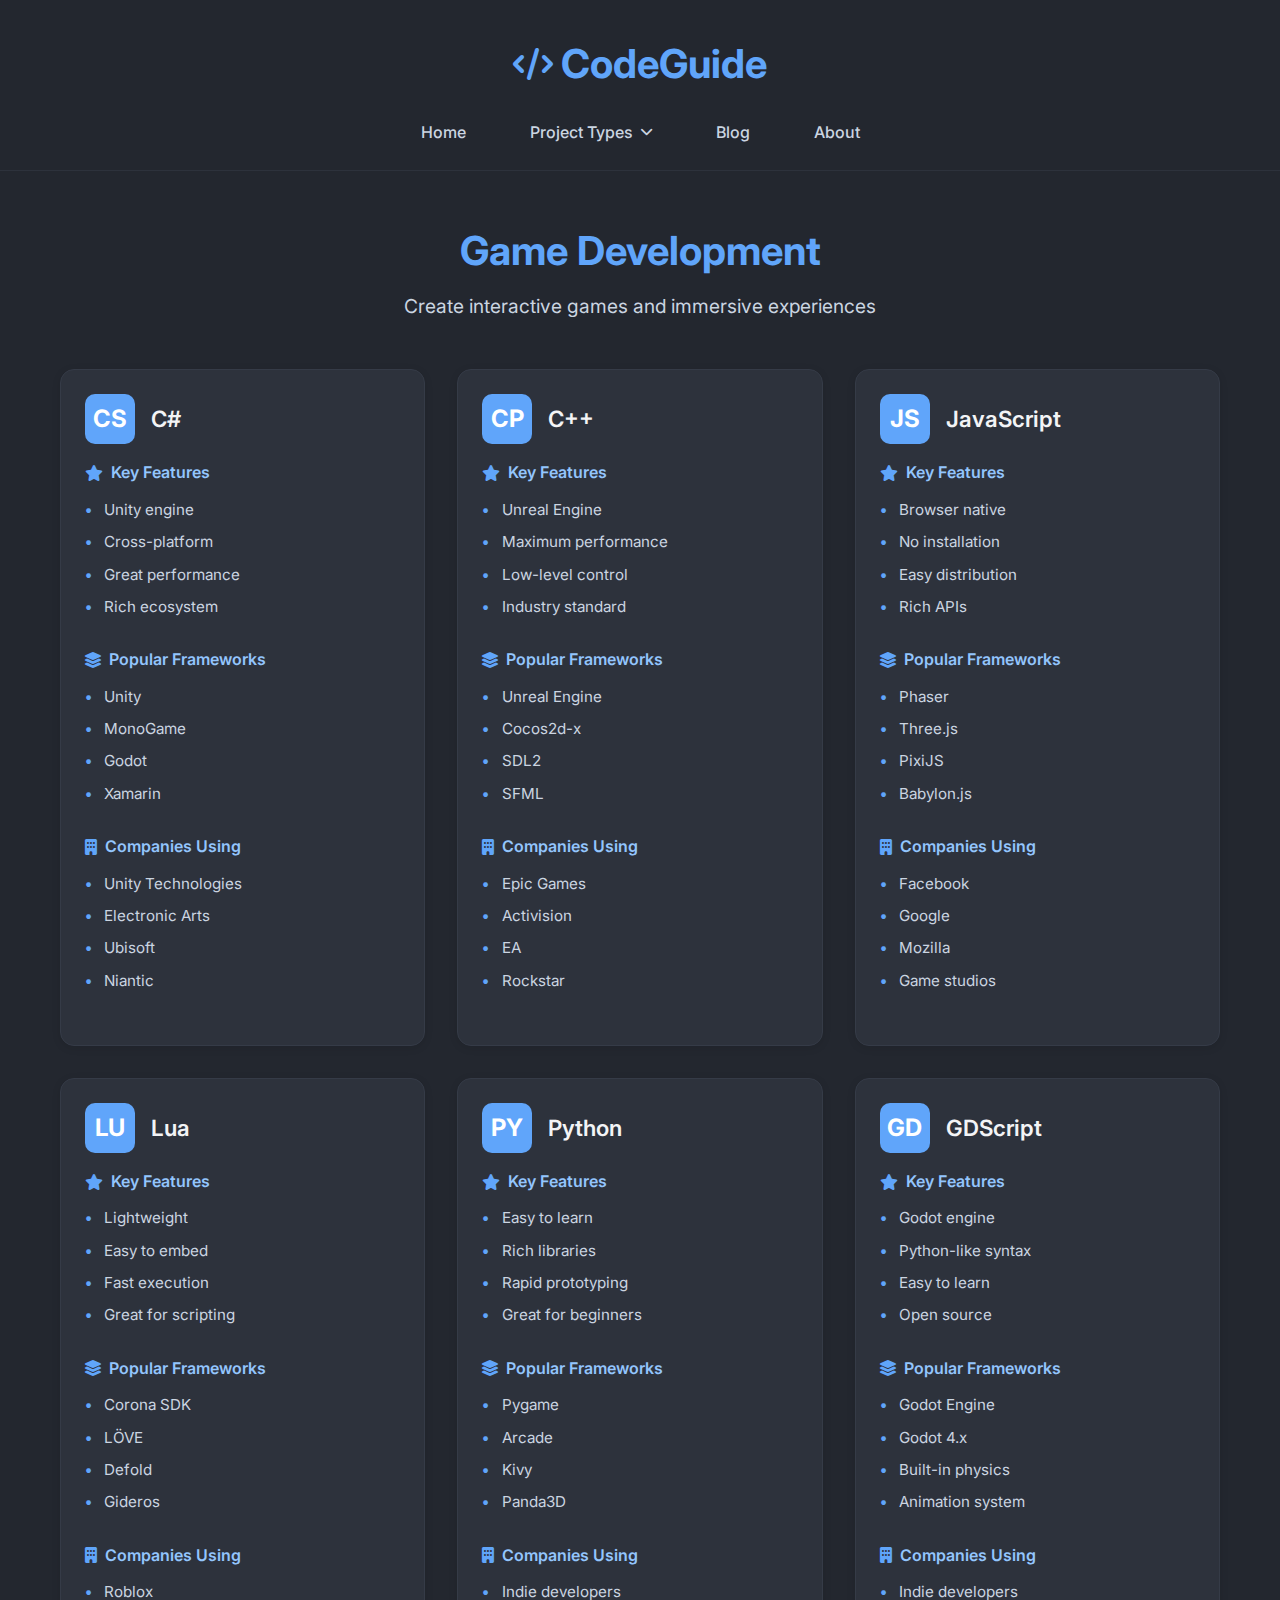
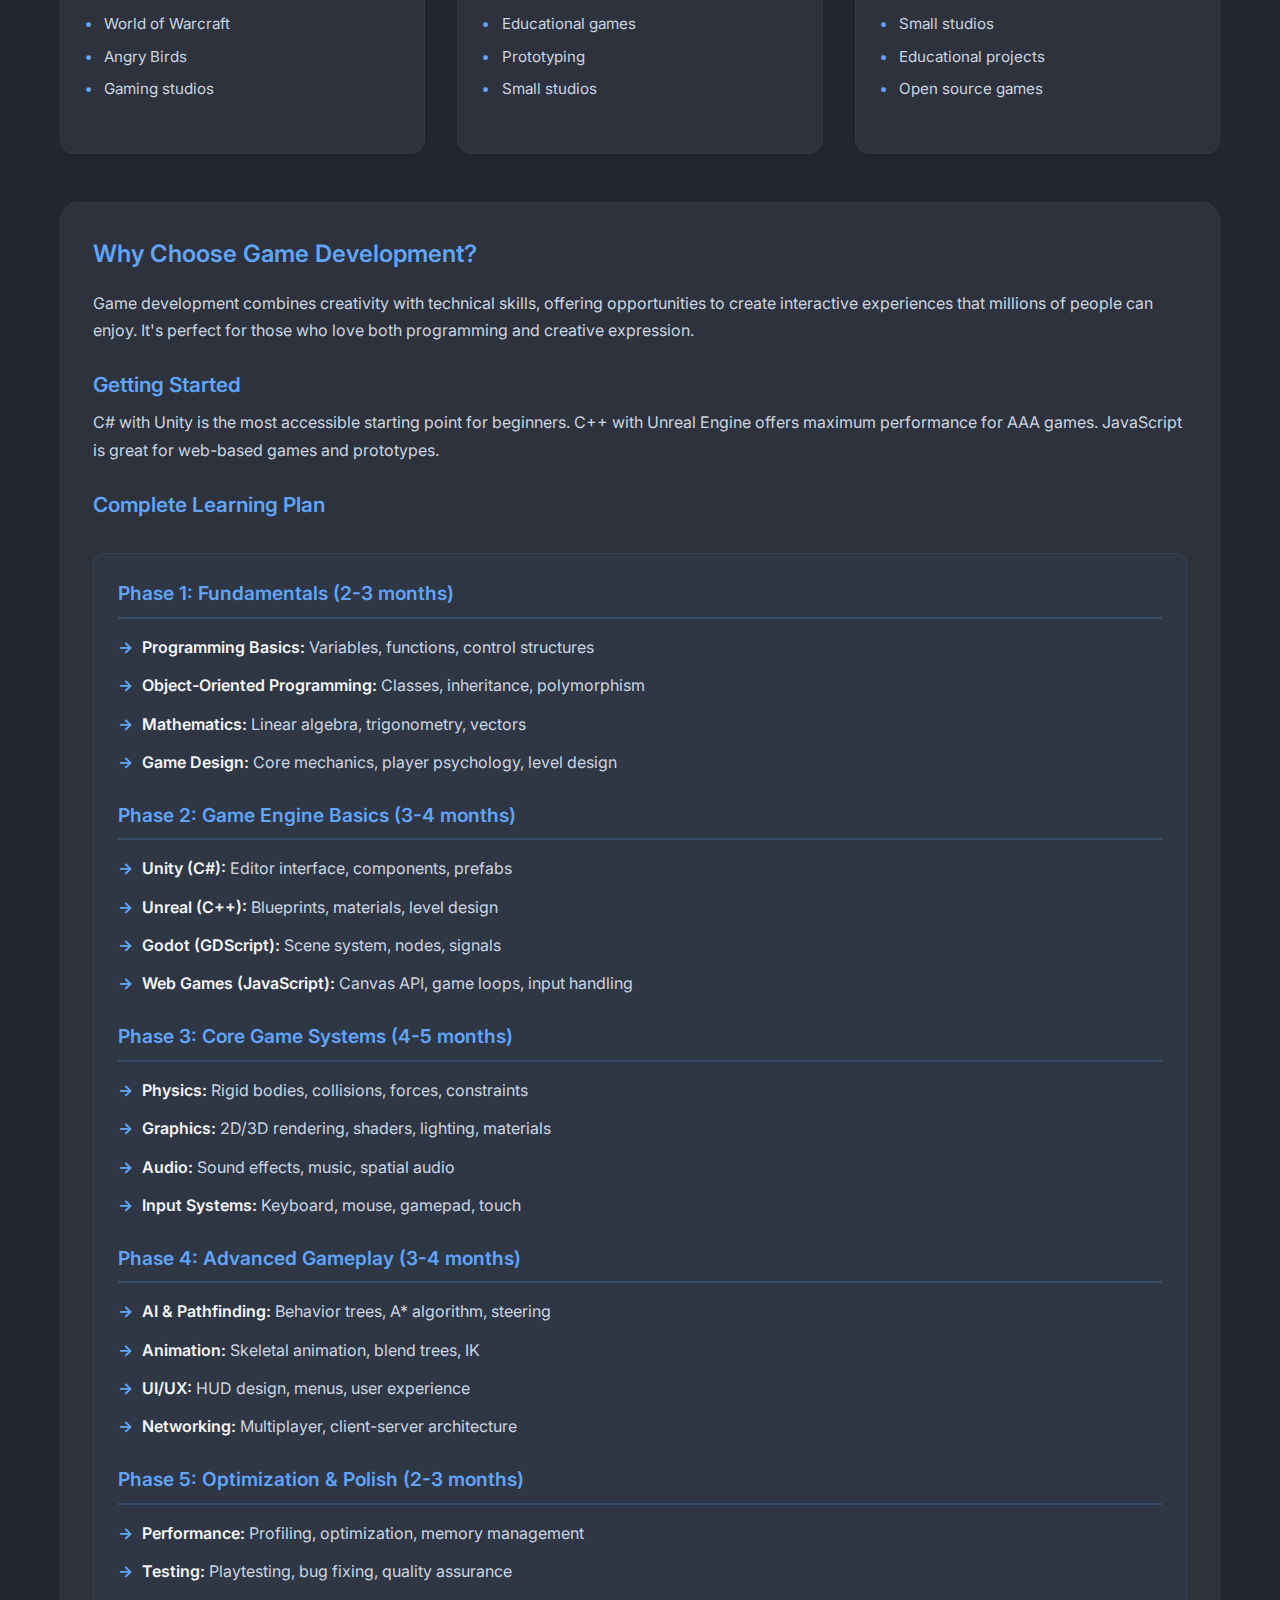
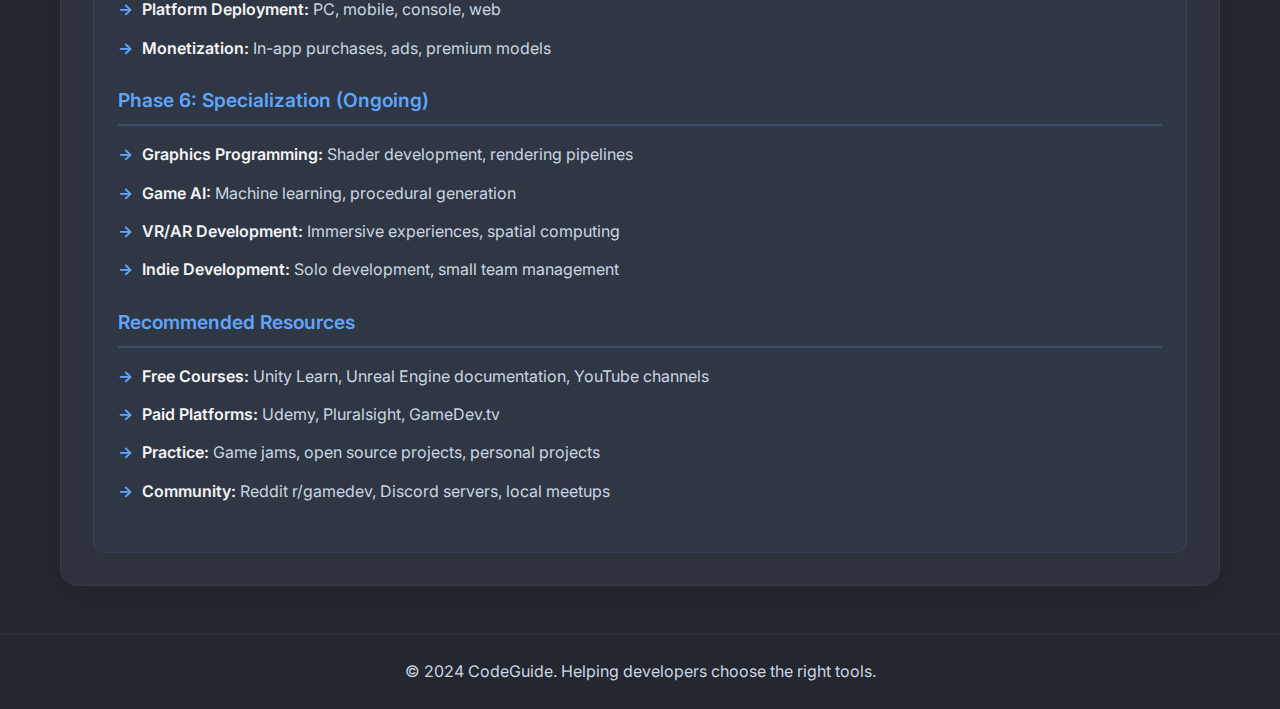
<file: game.html>
<!DOCTYPE html>
<html lang="en">
<head>
    <meta charset="UTF-8">
    <meta name="viewport" content="width=device-width, initial-scale=1.0">
    <title>Game Development - CodeGuide</title>
    <link rel="stylesheet" href="style.css">
    <link href="https://fonts.googleapis.com/css2?family=Inter:wght@300;400;500;600;700&display=swap" rel="stylesheet">
    <link rel="stylesheet" href="https://cdnjs.cloudflare.com/ajax/libs/font-awesome/6.0.0/css/all.min.css">
</head>
<body>
    <header class="header">
        <div class="container">
            <h1 class="logo">
                <i class="fas fa-code"></i>
                CodeGuide
            </h1>
            <nav class="nav">
                <ul class="nav-list">
                    <li><a href="index.html" class="nav-link">Home</a></li>
                    <li class="dropdown">
                        <a href="index.html#project-selection" class="nav-link dropdown-toggle">
                            Project Types
                            <i class="fas fa-chevron-down"></i>
                        </a>
                        <ul class="dropdown-menu">
                            <li><a href="index.html#project-selection" class="dropdown-item">All Projects</a></li>
                            <li><a href="frontend.html" class="dropdown-item">Front-End Development</a></li>
                            <li><a href="backend.html" class="dropdown-item">Back-End Development</a></li>
                            <li><a href="mobile.html" class="dropdown-item">Mobile Development</a></li>
                            <li><a href="game.html" class="dropdown-item">Game Development</a></li>
                            <li><a href="data.html" class="dropdown-item">Data Science</a></li>
                            <li><a href="ai.html" class="dropdown-item">AI & Machine Learning</a></li>
                        </ul>
                    </li>
                    <li><a href="blog.html" class="nav-link">Blog</a></li>
                    <li><a href="about.html" class="nav-link">About</a></li>
                </ul>
            </nav>
        </div>
    </header>

    <main class="main">
        <div class="container">
            <section class="project-page">
                <div class="project-header">
                    <h1 class="project-title">Game Development</h1>
                    <p class="project-subtitle">Create interactive games and immersive experiences</p>
                </div>

                <div class="languages-grid">
                    <div class="language-card">
                        <div class="language-header">
                            <div class="language-icon">CS</div>
                            <h3 class="language-name">C#</h3>
                        </div>
                        <div class="language-section">
                            <h4><i class="fas fa-star"></i> Key Features</h4>
                            <ul>
                                <li>Unity engine</li>
                                <li>Cross-platform</li>
                                <li>Great performance</li>
                                <li>Rich ecosystem</li>
                            </ul>
                        </div>
                        <div class="language-section">
                            <h4><i class="fas fa-layer-group"></i> Popular Frameworks</h4>
                            <ul>
                                <li>Unity</li>
                                <li>MonoGame</li>
                                <li>Godot</li>
                                <li>Xamarin</li>
                            </ul>
                        </div>
                        <div class="language-section">
                            <h4><i class="fas fa-building"></i> Companies Using</h4>
                            <ul>
                                <li>Unity Technologies</li>
                                <li>Electronic Arts</li>
                                <li>Ubisoft</li>
                                <li>Niantic</li>
                            </ul>
                        </div>
                    </div>

                    <div class="language-card">
                        <div class="language-header">
                            <div class="language-icon">CP</div>
                            <h3 class="language-name">C++</h3>
                        </div>
                        <div class="language-section">
                            <h4><i class="fas fa-star"></i> Key Features</h4>
                            <ul>
                                <li>Unreal Engine</li>
                                <li>Maximum performance</li>
                                <li>Low-level control</li>
                                <li>Industry standard</li>
                            </ul>
                        </div>
                        <div class="language-section">
                            <h4><i class="fas fa-layer-group"></i> Popular Frameworks</h4>
                            <ul>
                                <li>Unreal Engine</li>
                                <li>Cocos2d-x</li>
                                <li>SDL2</li>
                                <li>SFML</li>
                            </ul>
                        </div>
                        <div class="language-section">
                            <h4><i class="fas fa-building"></i> Companies Using</h4>
                            <ul>
                                <li>Epic Games</li>
                                <li>Activision</li>
                                <li>EA</li>
                                <li>Rockstar</li>
                            </ul>
                        </div>
                    </div>

                    <div class="language-card">
                        <div class="language-header">
                            <div class="language-icon">JS</div>
                            <h3 class="language-name">JavaScript</h3>
                        </div>
                        <div class="language-section">
                            <h4><i class="fas fa-star"></i> Key Features</h4>
                            <ul>
                                <li>Browser native</li>
                                <li>No installation</li>
                                <li>Easy distribution</li>
                                <li>Rich APIs</li>
                            </ul>
                        </div>
                        <div class="language-section">
                            <h4><i class="fas fa-layer-group"></i> Popular Frameworks</h4>
                            <ul>
                                <li>Phaser</li>
                                <li>Three.js</li>
                                <li>PixiJS</li>
                                <li>Babylon.js</li>
                            </ul>
                        </div>
                        <div class="language-section">
                            <h4><i class="fas fa-building"></i> Companies Using</h4>
                            <ul>
                                <li>Facebook</li>
                                <li>Google</li>
                                <li>Mozilla</li>
                                <li>Game studios</li>
                            </ul>
                        </div>
                    </div>

                    <div class="language-card">
                        <div class="language-header">
                            <div class="language-icon">LU</div>
                            <h3 class="language-name">Lua</h3>
                        </div>
                        <div class="language-section">
                            <h4><i class="fas fa-star"></i> Key Features</h4>
                            <ul>
                                <li>Lightweight</li>
                                <li>Easy to embed</li>
                                <li>Fast execution</li>
                                <li>Great for scripting</li>
                            </ul>
                        </div>
                        <div class="language-section">
                            <h4><i class="fas fa-layer-group"></i> Popular Frameworks</h4>
                            <ul>
                                <li>Corona SDK</li>
                                <li>LÖVE</li>
                                <li>Defold</li>
                                <li>Gideros</li>
                            </ul>
                        </div>
                        <div class="language-section">
                            <h4><i class="fas fa-building"></i> Companies Using</h4>
                            <ul>
                                <li>Roblox</li>
                                <li>World of Warcraft</li>
                                <li>Angry Birds</li>
                                <li>Gaming studios</li>
                            </ul>
                        </div>
                    </div>

                    <div class="language-card">
                        <div class="language-header">
                            <div class="language-icon">PY</div>
                            <h3 class="language-name">Python</h3>
                        </div>
                        <div class="language-section">
                            <h4><i class="fas fa-star"></i> Key Features</h4>
                            <ul>
                                <li>Easy to learn</li>
                                <li>Rich libraries</li>
                                <li>Rapid prototyping</li>
                                <li>Great for beginners</li>
                            </ul>
                        </div>
                        <div class="language-section">
                            <h4><i class="fas fa-layer-group"></i> Popular Frameworks</h4>
                            <ul>
                                <li>Pygame</li>
                                <li>Arcade</li>
                                <li>Kivy</li>
                                <li>Panda3D</li>
                            </ul>
                        </div>
                        <div class="language-section">
                            <h4><i class="fas fa-building"></i> Companies Using</h4>
                            <ul>
                                <li>Indie developers</li>
                                <li>Educational games</li>
                                <li>Prototyping</li>
                                <li>Small studios</li>
                            </ul>
                        </div>
                    </div>

                    <div class="language-card">
                        <div class="language-header">
                            <div class="language-icon">GD</div>
                            <h3 class="language-name">GDScript</h3>
                        </div>
                        <div class="language-section">
                            <h4><i class="fas fa-star"></i> Key Features</h4>
                            <ul>
                                <li>Godot engine</li>
                                <li>Python-like syntax</li>
                                <li>Easy to learn</li>
                                <li>Open source</li>
                            </ul>
                        </div>
                        <div class="language-section">
                            <h4><i class="fas fa-layer-group"></i> Popular Frameworks</h4>
                            <ul>
                                <li>Godot Engine</li>
                                <li>Godot 4.x</li>
                                <li>Built-in physics</li>
                                <li>Animation system</li>
                            </ul>
                        </div>
                        <div class="language-section">
                            <h4><i class="fas fa-building"></i> Companies Using</h4>
                            <ul>
                                <li>Indie developers</li>
                                <li>Small studios</li>
                                <li>Educational projects</li>
                                <li>Open source games</li>
                            </ul>
                        </div>
                    </div>
                </div>

                <div class="project-info">
                    <h2>Why Choose Game Development?</h2>
                    <p>Game development combines creativity with technical skills, offering opportunities to create interactive experiences that millions of people can enjoy. It's perfect for those who love both programming and creative expression.</p>
                    
                    <h3>Getting Started</h3>
                    <p>C# with Unity is the most accessible starting point for beginners. C++ with Unreal Engine offers maximum performance for AAA games. JavaScript is great for web-based games and prototypes.</p>

                    <h3>Complete Learning Plan</h3>
                    <div class="learning-plan">
                        <h4>Phase 1: Fundamentals (2-3 months)</h4>
                        <ul>
                            <li><strong>Programming Basics:</strong> Variables, functions, control structures</li>
                            <li><strong>Object-Oriented Programming:</strong> Classes, inheritance, polymorphism</li>
                            <li><strong>Mathematics:</strong> Linear algebra, trigonometry, vectors</li>
                            <li><strong>Game Design:</strong> Core mechanics, player psychology, level design</li>
                        </ul>

                        <h4>Phase 2: Game Engine Basics (3-4 months)</h4>
                        <ul>
                            <li><strong>Unity (C#):</strong> Editor interface, components, prefabs</li>
                            <li><strong>Unreal (C++):</strong> Blueprints, materials, level design</li>
                            <li><strong>Godot (GDScript):</strong> Scene system, nodes, signals</li>
                            <li><strong>Web Games (JavaScript):</strong> Canvas API, game loops, input handling</li>
                        </ul>

                        <h4>Phase 3: Core Game Systems (4-5 months)</h4>
                        <ul>
                            <li><strong>Physics:</strong> Rigid bodies, collisions, forces, constraints</li>
                            <li><strong>Graphics:</strong> 2D/3D rendering, shaders, lighting, materials</li>
                            <li><strong>Audio:</strong> Sound effects, music, spatial audio</li>
                            <li><strong>Input Systems:</strong> Keyboard, mouse, gamepad, touch</li>
                        </ul>

                        <h4>Phase 4: Advanced Gameplay (3-4 months)</h4>
                        <ul>
                            <li><strong>AI & Pathfinding:</strong> Behavior trees, A* algorithm, steering</li>
                            <li><strong>Animation:</strong> Skeletal animation, blend trees, IK</li>
                            <li><strong>UI/UX:</strong> HUD design, menus, user experience</li>
                            <li><strong>Networking:</strong> Multiplayer, client-server architecture</li>
                        </ul>

                        <h4>Phase 5: Optimization & Polish (2-3 months)</h4>
                        <ul>
                            <li><strong>Performance:</strong> Profiling, optimization, memory management</li>
                            <li><strong>Testing:</strong> Playtesting, bug fixing, quality assurance</li>
                            <li><strong>Platform Deployment:</strong> PC, mobile, console, web</li>
                            <li><strong>Monetization:</strong> In-app purchases, ads, premium models</li>
                        </ul>

                        <h4>Phase 6: Specialization (Ongoing)</h4>
                        <ul>
                            <li><strong>Graphics Programming:</strong> Shader development, rendering pipelines</li>
                            <li><strong>Game AI:</strong> Machine learning, procedural generation</li>
                            <li><strong>VR/AR Development:</strong> Immersive experiences, spatial computing</li>
                            <li><strong>Indie Development:</strong> Solo development, small team management</li>
                        </ul>

                        <h4>Recommended Resources</h4>
                        <ul>
                            <li><strong>Free Courses:</strong> Unity Learn, Unreal Engine documentation, YouTube channels</li>
                            <li><strong>Paid Platforms:</strong> Udemy, Pluralsight, GameDev.tv</li>
                            <li><strong>Practice:</strong> Game jams, open source projects, personal projects</li>
                            <li><strong>Community:</strong> Reddit r/gamedev, Discord servers, local meetups</li>
                        </ul>
                    </div>
                </div>
            </section>
        </div>
    </main>

    <footer class="footer">
        <div class="container">
            <p>&copy; 2024 CodeGuide. Helping developers choose the right tools.</p>
        </div>
    </footer>
    <script src="script.js"></script>
</body>
</html>
</file>
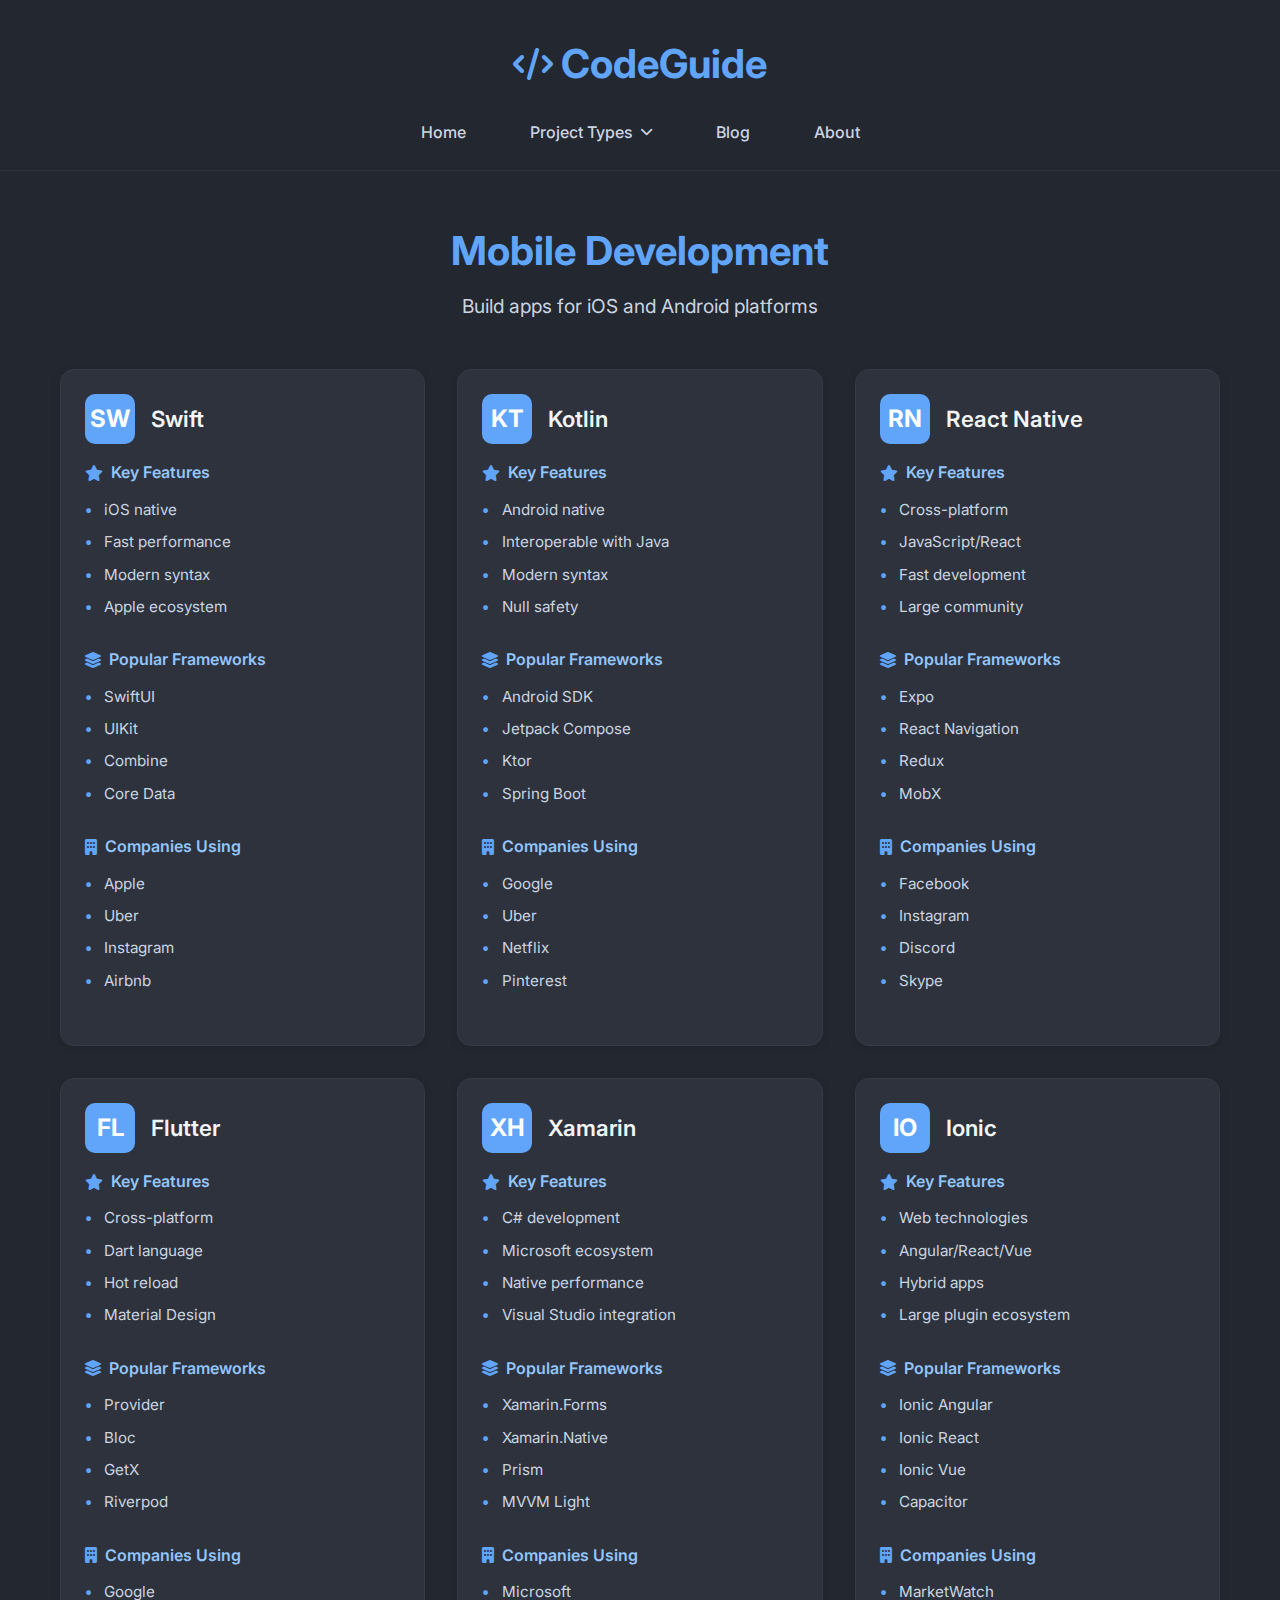
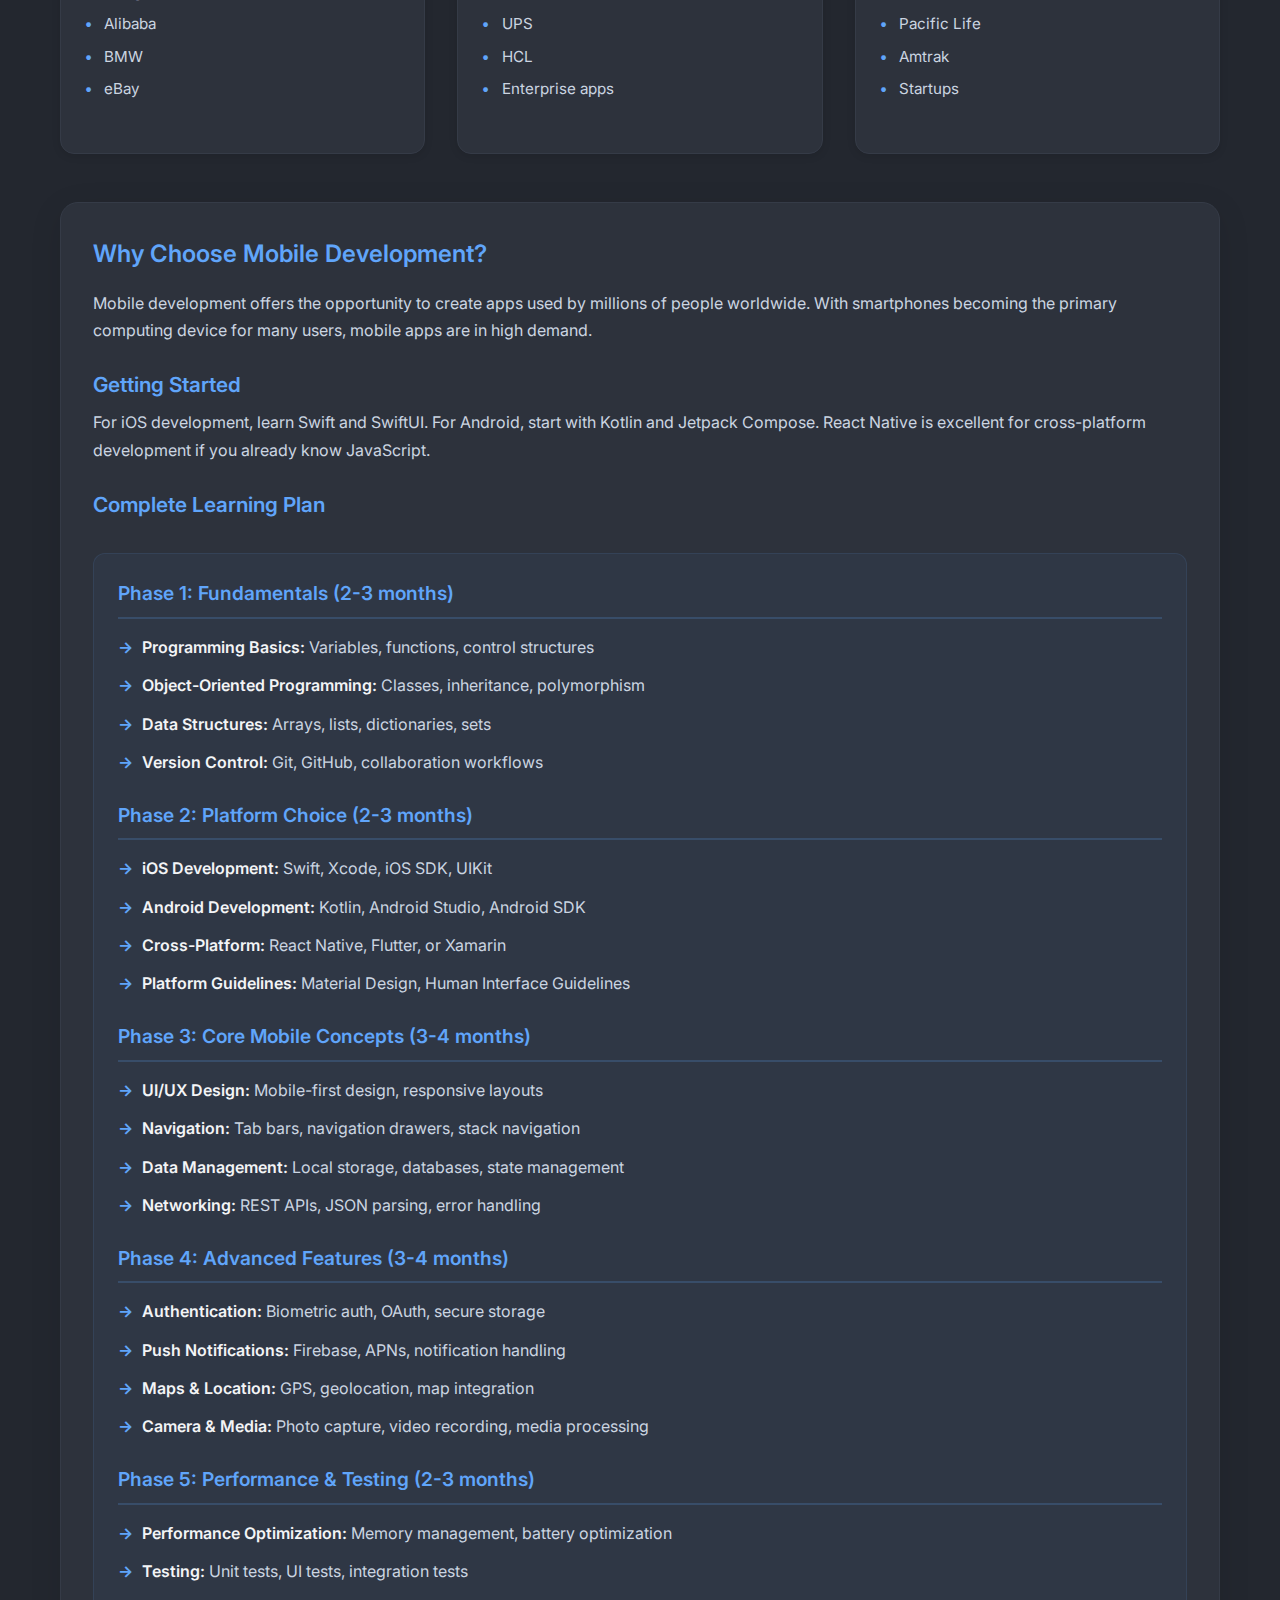
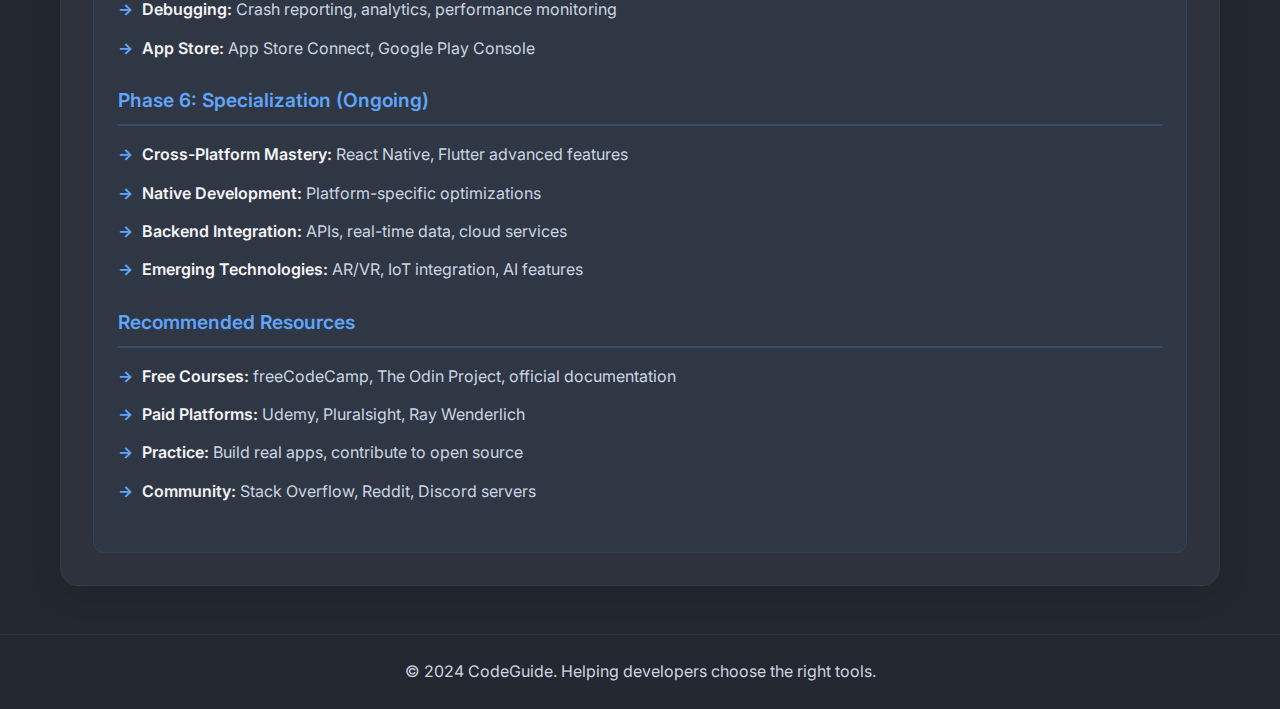
<file: mobile.html>
<!DOCTYPE html>
<html lang="en">
<head>
    <meta charset="UTF-8">
    <meta name="viewport" content="width=device-width, initial-scale=1.0">
    <title>Mobile Development - CodeGuide</title>
    <link rel="stylesheet" href="style.css">
    <link href="https://fonts.googleapis.com/css2?family=Inter:wght@300;400;500;600;700&display=swap" rel="stylesheet">
    <link rel="stylesheet" href="https://cdnjs.cloudflare.com/ajax/libs/font-awesome/6.0.0/css/all.min.css">
</head>
<body>
    <header class="header">
        <div class="container">
            <h1 class="logo">
                <i class="fas fa-code"></i>
                CodeGuide
            </h1>
            <nav class="nav">
                <ul class="nav-list">
                    <li><a href="index.html" class="nav-link">Home</a></li>
                    <li class="dropdown">
                        <a href="index.html#project-selection" class="nav-link dropdown-toggle">
                            Project Types
                            <i class="fas fa-chevron-down"></i>
                        </a>
                        <ul class="dropdown-menu">
                            <li><a href="index.html#project-selection" class="dropdown-item">All Projects</a></li>
                            <li><a href="frontend.html" class="dropdown-item">Front-End Development</a></li>
                            <li><a href="backend.html" class="dropdown-item">Back-End Development</a></li>
                            <li><a href="mobile.html" class="dropdown-item">Mobile Development</a></li>
                            <li><a href="game.html" class="dropdown-item">Game Development</a></li>
                            <li><a href="data.html" class="dropdown-item">Data Science</a></li>
                            <li><a href="ai.html" class="dropdown-item">AI & Machine Learning</a></li>
                        </ul>
                    </li>
                    <li><a href="blog.html" class="nav-link">Blog</a></li>
                    <li><a href="about.html" class="nav-link">About</a></li>
                </ul>
            </nav>
        </div>
    </header>

    <main class="main">
        <div class="container">
            <section class="project-page">
                <div class="project-header">
                    <h1 class="project-title">Mobile Development</h1>
                    <p class="project-subtitle">Build apps for iOS and Android platforms</p>
                </div>

                <div class="languages-grid">
                    <div class="language-card">
                        <div class="language-header">
                            <div class="language-icon">SW</div>
                            <h3 class="language-name">Swift</h3>
                        </div>
                        <div class="language-section">
                            <h4><i class="fas fa-star"></i> Key Features</h4>
                            <ul>
                                <li>iOS native</li>
                                <li>Fast performance</li>
                                <li>Modern syntax</li>
                                <li>Apple ecosystem</li>
                            </ul>
                        </div>
                        <div class="language-section">
                            <h4><i class="fas fa-layer-group"></i> Popular Frameworks</h4>
                            <ul>
                                <li>SwiftUI</li>
                                <li>UIKit</li>
                                <li>Combine</li>
                                <li>Core Data</li>
                            </ul>
                        </div>
                        <div class="language-section">
                            <h4><i class="fas fa-building"></i> Companies Using</h4>
                            <ul>
                                <li>Apple</li>
                                <li>Uber</li>
                                <li>Instagram</li>
                                <li>Airbnb</li>
                            </ul>
                        </div>
                    </div>

                    <div class="language-card">
                        <div class="language-header">
                            <div class="language-icon">KT</div>
                            <h3 class="language-name">Kotlin</h3>
                        </div>
                        <div class="language-section">
                            <h4><i class="fas fa-star"></i> Key Features</h4>
                            <ul>
                                <li>Android native</li>
                                <li>Interoperable with Java</li>
                                <li>Modern syntax</li>
                                <li>Null safety</li>
                            </ul>
                        </div>
                        <div class="language-section">
                            <h4><i class="fas fa-layer-group"></i> Popular Frameworks</h4>
                            <ul>
                                <li>Android SDK</li>
                                <li>Jetpack Compose</li>
                                <li>Ktor</li>
                                <li>Spring Boot</li>
                            </ul>
                        </div>
                        <div class="language-section">
                            <h4><i class="fas fa-building"></i> Companies Using</h4>
                            <ul>
                                <li>Google</li>
                                <li>Uber</li>
                                <li>Netflix</li>
                                <li>Pinterest</li>
                            </ul>
                        </div>
                    </div>

                    <div class="language-card">
                        <div class="language-header">
                            <div class="language-icon">RN</div>
                            <h3 class="language-name">React Native</h3>
                        </div>
                        <div class="language-section">
                            <h4><i class="fas fa-star"></i> Key Features</h4>
                            <ul>
                                <li>Cross-platform</li>
                                <li>JavaScript/React</li>
                                <li>Fast development</li>
                                <li>Large community</li>
                            </ul>
                        </div>
                        <div class="language-section">
                            <h4><i class="fas fa-layer-group"></i> Popular Frameworks</h4>
                            <ul>
                                <li>Expo</li>
                                <li>React Navigation</li>
                                <li>Redux</li>
                                <li>MobX</li>
                            </ul>
                        </div>
                        <div class="language-section">
                            <h4><i class="fas fa-building"></i> Companies Using</h4>
                            <ul>
                                <li>Facebook</li>
                                <li>Instagram</li>
                                <li>Discord</li>
                                <li>Skype</li>
                            </ul>
                        </div>
                    </div>

                    <div class="language-card">
                        <div class="language-header">
                            <div class="language-icon">FL</div>
                            <h3 class="language-name">Flutter</h3>
                        </div>
                        <div class="language-section">
                            <h4><i class="fas fa-star"></i> Key Features</h4>
                            <ul>
                                <li>Cross-platform</li>
                                <li>Dart language</li>
                                <li>Hot reload</li>
                                <li>Material Design</li>
                            </ul>
                        </div>
                        <div class="language-section">
                            <h4><i class="fas fa-layer-group"></i> Popular Frameworks</h4>
                            <ul>
                                <li>Provider</li>
                                <li>Bloc</li>
                                <li>GetX</li>
                                <li>Riverpod</li>
                            </ul>
                        </div>
                        <div class="language-section">
                            <h4><i class="fas fa-building"></i> Companies Using</h4>
                            <ul>
                                <li>Google</li>
                                <li>Alibaba</li>
                                <li>BMW</li>
                                <li>eBay</li>
                            </ul>
                        </div>
                    </div>

                    <div class="language-card">
                        <div class="language-header">
                            <div class="language-icon">XH</div>
                            <h3 class="language-name">Xamarin</h3>
                        </div>
                        <div class="language-section">
                            <h4><i class="fas fa-star"></i> Key Features</h4>
                            <ul>
                                <li>C# development</li>
                                <li>Microsoft ecosystem</li>
                                <li>Native performance</li>
                                <li>Visual Studio integration</li>
                            </ul>
                        </div>
                        <div class="language-section">
                            <h4><i class="fas fa-layer-group"></i> Popular Frameworks</h4>
                            <ul>
                                <li>Xamarin.Forms</li>
                                <li>Xamarin.Native</li>
                                <li>Prism</li>
                                <li>MVVM Light</li>
                            </ul>
                        </div>
                        <div class="language-section">
                            <h4><i class="fas fa-building"></i> Companies Using</h4>
                            <ul>
                                <li>Microsoft</li>
                                <li>UPS</li>
                                <li>HCL</li>
                                <li>Enterprise apps</li>
                            </ul>
                        </div>
                    </div>

                    <div class="language-card">
                        <div class="language-header">
                            <div class="language-icon">IO</div>
                            <h3 class="language-name">Ionic</h3>
                        </div>
                        <div class="language-section">
                            <h4><i class="fas fa-star"></i> Key Features</h4>
                            <ul>
                                <li>Web technologies</li>
                                <li>Angular/React/Vue</li>
                                <li>Hybrid apps</li>
                                <li>Large plugin ecosystem</li>
                            </ul>
                        </div>
                        <div class="language-section">
                            <h4><i class="fas fa-layer-group"></i> Popular Frameworks</h4>
                            <ul>
                                <li>Ionic Angular</li>
                                <li>Ionic React</li>
                                <li>Ionic Vue</li>
                                <li>Capacitor</li>
                            </ul>
                        </div>
                        <div class="language-section">
                            <h4><i class="fas fa-building"></i> Companies Using</h4>
                            <ul>
                                <li>MarketWatch</li>
                                <li>Pacific Life</li>
                                <li>Amtrak</li>
                                <li>Startups</li>
                            </ul>
                        </div>
                    </div>
                </div>

                <div class="project-info">
                    <h2>Why Choose Mobile Development?</h2>
                    <p>Mobile development offers the opportunity to create apps used by millions of people worldwide. With smartphones becoming the primary computing device for many users, mobile apps are in high demand.</p>
                    
                    <h3>Getting Started</h3>
                    <p>For iOS development, learn Swift and SwiftUI. For Android, start with Kotlin and Jetpack Compose. React Native is excellent for cross-platform development if you already know JavaScript.</p>

                    <h3>Complete Learning Plan</h3>
                    <div class="learning-plan">
                        <h4>Phase 1: Fundamentals (2-3 months)</h4>
                        <ul>
                            <li><strong>Programming Basics:</strong> Variables, functions, control structures</li>
                            <li><strong>Object-Oriented Programming:</strong> Classes, inheritance, polymorphism</li>
                            <li><strong>Data Structures:</strong> Arrays, lists, dictionaries, sets</li>
                            <li><strong>Version Control:</strong> Git, GitHub, collaboration workflows</li>
                        </ul>

                        <h4>Phase 2: Platform Choice (2-3 months)</h4>
                        <ul>
                            <li><strong>iOS Development:</strong> Swift, Xcode, iOS SDK, UIKit</li>
                            <li><strong>Android Development:</strong> Kotlin, Android Studio, Android SDK</li>
                            <li><strong>Cross-Platform:</strong> React Native, Flutter, or Xamarin</li>
                            <li><strong>Platform Guidelines:</strong> Material Design, Human Interface Guidelines</li>
                        </ul>

                        <h4>Phase 3: Core Mobile Concepts (3-4 months)</h4>
                        <ul>
                            <li><strong>UI/UX Design:</strong> Mobile-first design, responsive layouts</li>
                            <li><strong>Navigation:</strong> Tab bars, navigation drawers, stack navigation</li>
                            <li><strong>Data Management:</strong> Local storage, databases, state management</li>
                            <li><strong>Networking:</strong> REST APIs, JSON parsing, error handling</li>
                        </ul>

                        <h4>Phase 4: Advanced Features (3-4 months)</h4>
                        <ul>
                            <li><strong>Authentication:</strong> Biometric auth, OAuth, secure storage</li>
                            <li><strong>Push Notifications:</strong> Firebase, APNs, notification handling</li>
                            <li><strong>Maps & Location:</strong> GPS, geolocation, map integration</li>
                            <li><strong>Camera & Media:</strong> Photo capture, video recording, media processing</li>
                        </ul>

                        <h4>Phase 5: Performance & Testing (2-3 months)</h4>
                        <ul>
                            <li><strong>Performance Optimization:</strong> Memory management, battery optimization</li>
                            <li><strong>Testing:</strong> Unit tests, UI tests, integration tests</li>
                            <li><strong>Debugging:</strong> Crash reporting, analytics, performance monitoring</li>
                            <li><strong>App Store:</strong> App Store Connect, Google Play Console</li>
                        </ul>

                        <h4>Phase 6: Specialization (Ongoing)</h4>
                        <ul>
                            <li><strong>Cross-Platform Mastery:</strong> React Native, Flutter advanced features</li>
                            <li><strong>Native Development:</strong> Platform-specific optimizations</li>
                            <li><strong>Backend Integration:</strong> APIs, real-time data, cloud services</li>
                            <li><strong>Emerging Technologies:</strong> AR/VR, IoT integration, AI features</li>
                        </ul>

                        <h4>Recommended Resources</h4>
                        <ul>
                            <li><strong>Free Courses:</strong> freeCodeCamp, The Odin Project, official documentation</li>
                            <li><strong>Paid Platforms:</strong> Udemy, Pluralsight, Ray Wenderlich</li>
                            <li><strong>Practice:</strong> Build real apps, contribute to open source</li>
                            <li><strong>Community:</strong> Stack Overflow, Reddit, Discord servers</li>
                        </ul>
                    </div>
                </div>
            </section>
        </div>
    </main>

    <footer class="footer">
        <div class="container">
            <p>&copy; 2024 CodeGuide. Helping developers choose the right tools.</p>
        </div>
    </footer>
    <script src="script.js"></script>
</body>
</html>
</file>
<file: style.css>
/* Reset and Base Styles */
* {
    margin: 0;
    padding: 0;
    box-sizing: border-box;
}

body {
    font-family: 'Inter', -apple-system, BlinkMacSystemFont, 'Segoe UI', Roboto, sans-serif;
    line-height: 1.6;
    color: #f3f4f6;
    background: #23272f;
    min-height: 100vh;
}

.container {
    max-width: 1200px;
    margin: 0 auto;
    padding: 0 20px;
}

/* Header */
.header {
    background: #23272f;
    padding: 2rem 0 1rem 0;
    text-align: center;
    box-shadow: none;
    border-bottom: 1px solid #2d323c;
}

.logo {
    font-size: 2.5rem;
    font-weight: 700;
    color: #60a5fa;
    margin-bottom: 0.5rem;
    display: flex;
    align-items: center;
    justify-content: center;
    gap: 0.5rem;
}

.logo i {
    font-size: 2rem;
}

.tagline {
    font-size: 1.1rem;
    color: #cbd5e1;
    font-weight: 400;
}

/* Navigation */
.nav {
    margin-top: 1rem;
}

.nav-list {
    display: flex;
    justify-content: center;
    align-items: center;
    list-style: none;
    gap: 2rem;
    flex-wrap: wrap;
}

.nav-link {
    color: #cbd5e1;
    text-decoration: none;
    font-weight: 500;
    font-size: 1rem;
    padding: 0.5rem 1rem;
    border-radius: 8px;
    transition: all 0.3s ease;
    position: relative;
}

.nav-link:hover {
    color: #60a5fa;
    background: rgba(96, 165, 250, 0.1);
    transform: translateY(-1px);
}

.nav-link.active {
    color: #60a5fa;
    background: rgba(96, 165, 250, 0.15);
}

.nav-link.active::after {
    content: '';
    position: absolute;
    bottom: -2px;
    left: 50%;
    transform: translateX(-50%);
    width: 20px;
    height: 2px;
    background: #60a5fa;
    border-radius: 1px;
}

/* Dropdown Styles */
.dropdown {
    position: relative;
}

.dropdown-toggle {
    display: flex;
    align-items: center;
    gap: 0.5rem;
}

.dropdown-toggle i {
    font-size: 0.8rem;
    transition: transform 0.3s ease;
}

.dropdown:hover .dropdown-toggle i {
    transform: rotate(180deg);
}

.dropdown-menu {
    position: absolute;
    top: 100%;
    left: 50%;
    transform: translateX(-50%);
    background: #2d323c;
    border-radius: 12px;
    padding: 0.5rem 0;
    min-width: 200px;
    box-shadow: 0 8px 32px rgba(0,0,0,0.15);
    border: 1px solid #353b47;
    opacity: 0;
    visibility: hidden;
    transform: translateX(-50%) translateY(-10px);
    transition: all 0.3s ease;
    z-index: 1000;
}

.dropdown:hover .dropdown-menu {
    opacity: 1;
    visibility: visible;
    transform: translateX(-50%) translateY(0);
}

.dropdown-item {
    display: block;
    color: #cbd5e1;
    text-decoration: none;
    padding: 0.7rem 1.5rem;
    font-size: 0.95rem;
    font-weight: 500;
    transition: all 0.3s ease;
    border-radius: 0;
}

.dropdown-item:hover {
    background: rgba(96, 165, 250, 0.1);
    color: #60a5fa;
    transform: translateX(5px);
}

.dropdown-item:first-child {
    border-top-left-radius: 12px;
    border-top-right-radius: 12px;
}

.dropdown-item:last-child {
    border-bottom-left-radius: 12px;
    border-bottom-right-radius: 12px;
}

/* Main Content */
.main {
    padding: 3rem 0;
    min-height: calc(100vh - 200px);
}

/* Hero Section */
.hero-section {
    width: 100%;
    margin-bottom: 2rem;
}
.hero-content {
    display: flex;
    align-items: center;
    justify-content: space-between;
    gap: 2rem;
    background: #23272f;
    border-radius: 22px;
    padding: 1.2rem 1rem 1.2rem 1rem;
    box-shadow: 0 8px 32px rgba(0,0,0,0.10);
    border: 1px solid #2d323c;
}
.hero-text {
    flex: 1 1 0;
}
.hero-title {
    font-size: 2rem;
    font-weight: 700;
    color: #fff;
    margin-bottom: 1.2rem;
    line-height: 1.2;
}
.hero-btn {
    display: inline-block;
    background: #60a5fa;
    color: #fff;
    font-size: 1.05rem;
    font-weight: 600;
    padding: 0.7rem 1.5rem;
    border-radius: 8px;
    text-decoration: none;
    transition: background 0.3s, transform 0.3s;
    box-shadow: 0 2px 8px rgba(96, 165, 250, 0.10);
}
.hero-btn:hover {
    background: #2563eb;
    transform: translateY(-2px) scale(1.04);
}
.hero-media {
    flex: 1 1 0;
    display: flex;
    align-items: center;
    justify-content: center;
}
.hero-img {
    max-width: 160px;
    max-height: 60px;
    border-radius: 18px;
    box-shadow: 0 4px 24px rgba(96, 165, 250, 0.10);
    background: #23272f;
    border: 1px solid #353b47;
    object-fit: cover;
}
@media (max-width: 900px) {
    .hero-content {
        flex-direction: column;
        text-align: center;
        padding: 1rem 0.5rem;
    }
    .hero-media {
        margin-top: 1rem;
    }
    .hero-title {
        font-size: 1.3rem;
    }
    .hero-img {
        max-width: 50vw;
        max-height: 40px;
    }
}
@media (max-width: 480px) {
    .hero-title {
        font-size: 1.1rem;
    }
    .hero-btn {
        font-size: 0.95rem;
        padding: 0.5rem 1rem;
    }
    .hero-img {
        max-width: 70vw;
        max-height: 30px;
    }
}


/* Project Selection */
.project-selection h2 {
    text-align: center;
    font-size: 2rem;
    font-weight: 600;
    color: #fff;
    margin-bottom: 3rem;
    text-shadow: none;
}

.project-grid {
    display: grid;
    grid-template-columns: repeat(auto-fit, minmax(300px, 1fr));
    gap: 1.5rem;
    margin-bottom: 2rem;
}

.project-card {
    background: #2d323c;
    border-radius: 18px;
    padding: 2rem;
    text-align: center;
    cursor: pointer;
    transition: box-shadow 0.3s, transform 0.3s;
    box-shadow: 0 2px 8px rgba(0,0,0,0.10);
    border: 1px solid #353b47;
}

.project-card:hover {
    transform: translateY(-8px) scale(1.03);
    box-shadow: 0 8px 32px rgba(96, 165, 250, 0.15);
    background: #353b47;
}

.project-card i {
    font-size: 3rem;
    margin-bottom: 1rem;
    color: #60a5fa;
}

.project-card h3 {
    font-size: 1.3rem;
    font-weight: 600;
    margin-bottom: 0.5rem;
    color: #f3f4f6;
}

.project-card p {
    color: #cbd5e1;
    font-size: 0.95rem;
}

/* Recommendations */
.recommendations {
    background: #23272f;
    border-radius: 22px;
    padding: 2rem;
    box-shadow: 0 8px 32px rgba(0,0,0,0.10);
    border: 1px solid #2d323c;
}

.recommendations-header {
    display: flex;
    align-items: center;
    gap: 1rem;
    margin-bottom: 2rem;
    flex-wrap: wrap;
}

.back-btn {
    background: #60a5fa;
    color: #fff;
    border: none;
    padding: 0.75rem 1.5rem;
    border-radius: 8px;
    cursor: pointer;
    font-size: 0.95rem;
    font-weight: 500;
    display: flex;
    align-items: center;
    gap: 0.5rem;
    transition: background 0.3s, transform 0.3s;
    box-shadow: 0 2px 8px rgba(96, 165, 250, 0.10);
}

.back-btn:hover {
    background: #2563eb;
    transform: translateY(-2px) scale(1.04);
}

#recommendation-title {
    font-size: 1.8rem;
    font-weight: 600;
    color: #fff;
    margin: 0;
}

.languages-grid {
    display: grid;
    grid-template-columns: repeat(auto-fit, minmax(350px, 1fr));
    gap: 2rem;
}

.language-card {
    background: #2d323c;
    border-radius: 14px;
    padding: 1.5rem;
    box-shadow: 0 2px 8px rgba(0,0,0,0.10);
    border: 1px solid #353b47;
    transition: box-shadow 0.3s, transform 0.3s;
}

.language-card:hover {
    transform: translateY(-4px) scale(1.02);
    box-shadow: 0 8px 32px rgba(96, 165, 250, 0.12);
}

.language-header {
    display: flex;
    align-items: center;
    gap: 1rem;
    margin-bottom: 1rem;
}

.language-icon {
    width: 50px;
    height: 50px;
    background: #60a5fa;
    border-radius: 10px;
    display: flex;
    align-items: center;
    justify-content: center;
    color: #fff;
    font-size: 1.5rem;
    font-weight: bold;
}

.language-name {
    font-size: 1.4rem;
    font-weight: 600;
    color: #f3f4f6;
}

.language-section {
    margin-bottom: 1.5rem;
}

.language-section h4 {
    font-size: 1rem;
    font-weight: 600;
    color: #93c5fd;
    margin-bottom: 0.5rem;
    display: flex;
    align-items: center;
    gap: 0.5rem;
}

.language-section h4 i {
    color: #60a5fa;
}

.language-section ul {
    list-style: none;
    padding-left: 0;
}

.language-section li {
    padding: 0.25rem 0;
    color: #cbd5e1;
    font-size: 0.95rem;
    position: relative;
    padding-left: 1.2rem;
}

.language-section li::before {
    content: "•";
    color: #60a5fa;
    font-weight: bold;
    position: absolute;
    left: 0;
}

/* Utility Classes */
.hidden {
    display: none;
}

/* Footer */
.footer {
    background: #23272f;
    color: #cbd5e1;
    text-align: center;
    padding: 1.5rem 0;
    border-top: 1px solid #2d323c;
}

/* About Page Styles */
.about-section {
    max-width: 800px;
    margin: 0 auto;
    margin-bottom: 4rem;
}

.about-title {
    font-size: 2.5rem;
    font-weight: 700;
    color: #60a5fa;
    text-align: center;
    margin-bottom: 2rem;
}

.about-content {
    background: #2d323c;
    border-radius: 18px;
    padding: 2rem;
    box-shadow: 0 8px 32px rgba(0,0,0,0.10);
    border: 1px solid #353b47;
}

.about-text h2 {
    color: #60a5fa;
    font-size: 1.5rem;
    font-weight: 600;
    margin: 2rem 0 1rem 0;
}

.about-text h2:first-child {
    margin-top: 0;
}

.about-text p {
    color: #cbd5e1;
    line-height: 1.7;
    margin-bottom: 1rem;
}

.about-list {
    list-style: none;
    margin: 1rem 0;
}

.about-list li {
    color: #cbd5e1;
    margin-bottom: 0.8rem;
    padding-left: 1.5rem;
    position: relative;
}

.about-list li::before {
    content: "•";
    color: #60a5fa;
    font-weight: bold;
    position: absolute;
    left: 0;
}

/* Contact Page Styles */
.contact-section {
    max-width: 1000px;
    margin: 0 auto;
}

.contact-title {
    font-size: 2.5rem;
    font-weight: 700;
    color: #60a5fa;
    text-align: center;
    margin-bottom: 2rem;
}

.contact-content {
    display: grid;
    grid-template-columns: 1fr 1fr;
    gap: 3rem;
    align-items: start;
}

.contact-info h2 {
    color: #60a5fa;
    font-size: 1.5rem;
    font-weight: 600;
    margin-bottom: 1rem;
}

.contact-info h3 {
    color: #60a5fa;
    font-size: 1.5rem;
    font-weight: 600;
    margin-bottom: 1rem;
}

.contact-info p {
    color: #cbd5e1;
    line-height: 1.7;
    margin-bottom: 2rem;
}

.contact-methods {
    display: flex;
    flex-direction: column;
    gap: 1.5rem;
}

.contact-method {
    display: flex;
    align-items: center;
    gap: 1rem;
    padding: 1rem;
    background: #2d323c;
    border-radius: 12px;
    border: 1px solid #353b47;
    transition: transform 0.3s, box-shadow 0.3s;
}

.contact-method:hover {
    transform: translateY(-2px);
    box-shadow: 0 4px 16px rgba(96, 165, 250, 0.15);
}

.contact-method i {
    font-size: 1.5rem;
    color: #60a5fa;
    width: 40px;
    text-align: center;
}

.contact-method h3 {
    color: #f3f4f6;
    font-size: 1.1rem;
    font-weight: 600;
    margin-bottom: 0.3rem;
}

.contact-method h4 {
    color: #f3f4f6;
    font-size: 1.1rem;
    font-weight: 600;
    margin-bottom: 0.3rem;
}

.contact-method p {
    color: #cbd5e1;
    font-size: 0.9rem;
    margin: 0;
}

.contact-form-container {
    background: #2d323c;
    border-radius: 18px;
    padding: 2rem;
    box-shadow: 0 8px 32px rgba(0,0,0,0.10);
    border: 1px solid #353b47;
}

.contact-form-container h2 {
    color: #60a5fa;
    font-size: 1.5rem;
    font-weight: 600;
    margin-bottom: 1.5rem;
    text-align: center;
}

.contact-form-container h3 {
    color: #60a5fa;
    font-size: 1.5rem;
    font-weight: 600;
    margin-bottom: 1.5rem;
    text-align: center;
}

.contact-form {
    display: flex;
    flex-direction: column;
    gap: 1.5rem;
}

.form-group {
    display: flex;
    flex-direction: column;
    gap: 0.5rem;
}

.form-group label {
    color: #f3f4f6;
    font-weight: 500;
    font-size: 0.95rem;
}

.form-group input,
.form-group select,
.form-group textarea {
    background: #23272f;
    color: #f3f4f6;
    border: 1px solid #353b47;
    border-radius: 8px;
    padding: 0.8rem 1rem;
    font-size: 1rem;
    outline: none;
    transition: border 0.2s;
}

.form-group input:focus,
.form-group select:focus,
.form-group textarea:focus {
    border: 1.5px solid #60a5fa;
}

.form-group textarea {
    resize: vertical;
    min-height: 120px;
}

.submit-btn {
    background: #60a5fa;
    color: #fff;
    font-size: 1.05rem;
    font-weight: 600;
    padding: 0.8rem 1.5rem;
    border-radius: 8px;
    border: none;
    cursor: pointer;
    transition: background 0.3s, transform 0.3s;
    box-shadow: 0 2px 8px rgba(96, 165, 250, 0.10);
    display: flex;
    align-items: center;
    justify-content: center;
    gap: 0.5rem;
}

.submit-btn:hover {
    background: #2563eb;
    transform: translateY(-2px) scale(1.02);
}

.submit-btn i {
    font-size: 1rem;
}

/* Blog Page Styles */
.blog-section {
    max-width: 1200px;
    margin: 0 auto;
}

.blog-title {
    font-size: 2.5rem;
    font-weight: 700;
    color: #60a5fa;
    text-align: center;
    margin-bottom: 0.5rem;
}

.blog-subtitle {
    color: #cbd5e1;
    text-align: center;
    font-size: 1.1rem;
    margin-bottom: 3rem;
}

.blog-grid {
    display: grid;
    grid-template-columns: repeat(auto-fit, minmax(350px, 1fr));
    gap: 2rem;
    margin-bottom: 3rem;
}

.blog-card {
    background: #2d323c;
    border-radius: 18px;
    overflow: hidden;
    box-shadow: 0 8px 32px rgba(0,0,0,0.10);
    border: 1px solid #353b47;
    transition: transform 0.3s, box-shadow 0.3s;
}

.blog-card:hover {
    transform: translateY(-8px);
    box-shadow: 0 12px 40px rgba(96, 165, 250, 0.15);
}

.blog-card.featured {
    grid-column: 1 / -1;
    display: grid;
    grid-template-columns: 1fr 2fr;
    gap: 2rem;
}

.blog-card-image {
    background: linear-gradient(135deg, #60a5fa, #2563eb);
    display: flex;
    align-items: center;
    justify-content: center;
    padding: 2rem;
    min-height: 200px;
}

.blog-card.featured .blog-card-image {
    min-height: 300px;
}

.blog-card-image i {
    font-size: 3rem;
    color: #fff;
}

.blog-card.featured .blog-card-image i {
    font-size: 4rem;
}

.blog-card-content {
    padding: 1.5rem;
}

.blog-card.featured .blog-card-content {
    padding: 2rem;
    display: flex;
    flex-direction: column;
    justify-content: center;
}

.blog-meta {
    display: flex;
    gap: 1rem;
    margin-bottom: 1rem;
    flex-wrap: wrap;
}

.blog-category {
    background: #60a5fa;
    color: #fff;
    padding: 0.3rem 0.8rem;
    border-radius: 20px;
    font-size: 0.8rem;
    font-weight: 600;
}

.blog-date {
    color: #9ca3af;
    font-size: 0.9rem;
}

.blog-card-title {
    color: #f3f4f6;
    font-size: 1.3rem;
    font-weight: 600;
    margin-bottom: 1rem;
    line-height: 1.3;
}

.blog-card.featured .blog-card-title {
    font-size: 1.8rem;
}

.blog-excerpt {
    color: #cbd5e1;
    line-height: 1.6;
    margin-bottom: 1rem;
}

.blog-tags {
    display: flex;
    gap: 0.5rem;
    flex-wrap: wrap;
}

.tag {
    background: rgba(96, 165, 250, 0.1);
    color: #60a5fa;
    padding: 0.2rem 0.6rem;
    border-radius: 12px;
    font-size: 0.8rem;
    border: 1px solid rgba(96, 165, 250, 0.2);
}

/* Newsletter Section */
.newsletter-section {
    background: #2d323c;
    border-radius: 18px;
    padding: 2.5rem;
    text-align: center;
    box-shadow: 0 8px 32px rgba(0,0,0,0.10);
    border: 1px solid #353b47;
    margin-top: 3rem;
}

.newsletter-content h2 {
    color: #60a5fa;
    font-size: 1.8rem;
    font-weight: 600;
    margin-bottom: 0.5rem;
}

.newsletter-content p {
    color: #cbd5e1;
    margin-bottom: 1.5rem;
}

.newsletter-form {
    display: flex;
    gap: 1rem;
    max-width: 400px;
    margin: 0 auto;
    flex-wrap: wrap;
}

.newsletter-form input {
    flex: 1;
    background: #23272f;
    color: #f3f4f6;
    border: 1px solid #353b47;
    border-radius: 8px;
    padding: 0.8rem 1rem;
    font-size: 1rem;
    outline: none;
    transition: border 0.2s;
    min-width: 200px;
}

.newsletter-form input:focus {
    border: 1.5px solid #60a5fa;
}

.newsletter-form button {
    background: #60a5fa;
    color: #fff;
    font-size: 1rem;
    font-weight: 600;
    padding: 0.8rem 1.5rem;
    border-radius: 8px;
    border: none;
    cursor: pointer;
    transition: background 0.3s, transform 0.3s;
    display: flex;
    align-items: center;
    gap: 0.5rem;
}

.newsletter-form button:hover {
    background: #2563eb;
    transform: translateY(-2px);
}

/* Project Page Styles */
.project-page {
    max-width: 1200px;
    margin: 0 auto;
}

.project-header {
    text-align: center;
    margin-bottom: 3rem;
}

.project-title {
    font-size: 2.5rem;
    font-weight: 700;
    color: #60a5fa;
    margin-bottom: 0.5rem;
}

.project-subtitle {
    color: #cbd5e1;
    font-size: 1.2rem;
    font-weight: 400;
}

.project-info {
    background: #2d323c;
    border-radius: 18px;
    padding: 2rem;
    margin-top: 3rem;
    box-shadow: 0 8px 32px rgba(0,0,0,0.10);
    border: 1px solid #353b47;
}

.project-info h2 {
    color: #60a5fa;
    font-size: 1.5rem;
    font-weight: 600;
    margin-bottom: 1rem;
}

.project-info h3 {
    color: #60a5fa;
    font-size: 1.3rem;
    font-weight: 600;
    margin: 1.5rem 0 0.5rem 0;
}

.project-info p {
    color: #cbd5e1;
    line-height: 1.7;
    margin-bottom: 1rem;
}

/* Learning Plan Styles */
.learning-plan {
    margin-top: 2rem;
    padding: 1.5rem;
    background: rgba(96, 165, 250, 0.05);
    border-radius: 12px;
    border: 1px solid rgba(96, 165, 250, 0.1);
}

.learning-plan h4 {
    color: #60a5fa;
    font-size: 1.2rem;
    font-weight: 600;
    margin: 1.5rem 0 1rem 0;
    padding-bottom: 0.5rem;
    border-bottom: 2px solid rgba(96, 165, 250, 0.2);
}

.learning-plan h4:first-child {
    margin-top: 0;
}

.learning-plan ul {
    list-style: none;
    margin: 0 0 1.5rem 0;
}

.learning-plan li {
    color: #cbd5e1;
    margin-bottom: 0.8rem;
    padding-left: 1.5rem;
    position: relative;
    line-height: 1.6;
}

.learning-plan li::before {
    content: "→";
    color: #60a5fa;
    font-weight: bold;
    position: absolute;
    left: 0;
}

.learning-plan strong {
    color: #f3f4f6;
    font-weight: 600;
}

/* Feedback Section */
.feedback-section {
    background: #23272f;
    border-top: 1px solid #2d323c;
    padding: 3rem 0 2rem 0;
}
.feedback-title {
    color: #60a5fa;
    font-size: 1.7rem;
    font-weight: 700;
    margin-bottom: 2rem;
    text-align: center;
}
.feedback-list {
    display: flex;
    flex-wrap: wrap;
    gap: 1.5rem;
    justify-content: center;
    margin-bottom: 2.5rem;
}
.feedback-item {
    background: #2d323c;
    border-radius: 14px;
    padding: 1.2rem 1.5rem;
    min-width: 220px;
    max-width: 340px;
    color: #f3f4f6;
    box-shadow: 0 2px 8px rgba(0,0,0,0.10);
    border: 1px solid #353b47;
}
.feedback-user {
    font-weight: 600;
    color: #60a5fa;
    margin-bottom: 0.5rem;
}
.feedback-message {
    font-size: 1rem;
    color: #cbd5e1;
}
.feedback-form {
    background: #2d323c;
    border-radius: 14px;
    padding: 2rem 1.5rem 1.5rem 1.5rem;
    max-width: 400px;
    margin: 0 auto;
    box-shadow: 0 2px 8px rgba(0,0,0,0.10);
    border: 1px solid #353b47;
    display: flex;
    flex-direction: column;
    gap: 1rem;
}
.feedback-form h3 {
    color: #60a5fa;
    font-size: 1.2rem;
    font-weight: 600;
    margin-bottom: 0.5rem;
    text-align: center;
}
.feedback-form input,
.feedback-form textarea {
    background: #23272f;
    color: #f3f4f6;
    border: 1px solid #353b47;
    border-radius: 8px;
    padding: 0.7rem 1rem;
    font-size: 1rem;
    resize: none;
    outline: none;
    transition: border 0.2s;
}
.feedback-form input:focus,
.feedback-form textarea:focus {
    border: 1.5px solid #60a5fa;
}
.feedback-form textarea {
    min-height: 80px;
    max-height: 200px;
}
.feedback-form button {
    background: #60a5fa;
    color: #fff;
    font-size: 1.05rem;
    font-weight: 600;
    padding: 0.7rem 1.5rem;
    border-radius: 8px;
    border: none;
    cursor: pointer;
    transition: background 0.3s, transform 0.3s;
    box-shadow: 0 2px 8px rgba(96, 165, 250, 0.10);
}
.feedback-form button:hover {
    background: #2563eb;
    transform: translateY(-2px) scale(1.04);
}
@media (max-width: 600px) {
    .feedback-list {
        flex-direction: column;
        align-items: center;
    }
    .feedback-item {
        min-width: 0;
        width: 100%;
        max-width: 100%;
    }
    .feedback-form {
        max-width: 100%;
        padding: 1.2rem 0.5rem 1rem 0.5rem;
    }
}

/* Responsive Design */
@media (max-width: 768px) {
    .container {
        padding: 0 15px;
    }
    
    .logo {
        font-size: 2rem;
    }
    
    .logo i {
        font-size: 1.5rem;
    }
    
    .nav-list {
        gap: 1rem;
    }
    
    .nav-link {
        font-size: 0.9rem;
        padding: 0.4rem 0.8rem;
    }
    
    .dropdown-menu {
        min-width: 180px;
        font-size: 0.85rem;
    }
    
    .dropdown-item {
        padding: 0.6rem 1.2rem;
        font-size: 0.9rem;
    }
    
    .project-selection h2 {
        font-size: 1.5rem;
    }
    
    .project-grid {
        grid-template-columns: 1fr;
        gap: 1rem;
    }
    
    .project-card {
        padding: 1.5rem;
    }
    
    .languages-grid {
        grid-template-columns: 1fr;
        gap: 1.5rem;
    }
    
    .recommendations {
        padding: 1.5rem;
    }
    
    .recommendations-header {
        flex-direction: column;
        align-items: flex-start;
    }
    
    #recommendation-title {
        font-size: 1.5rem;
    }
    
    /* About and Contact responsive styles */
    .about-title,
    .contact-title {
        font-size: 2rem;
    }
    
    .contact-content {
        grid-template-columns: 1fr;
        gap: 2rem;
    }
    
    .about-content,
    .contact-form-container {
        padding: 1.5rem;
    }
    
    /* Blog responsive styles */
    .blog-title {
        font-size: 2rem;
    }
    
    .blog-grid {
        grid-template-columns: 1fr;
        gap: 1.5rem;
    }
    
    .blog-card.featured {
        grid-template-columns: 1fr;
        gap: 1rem;
    }
    
    .blog-card.featured .blog-card-image {
        min-height: 200px;
    }
    
    .newsletter-form {
        flex-direction: column;
        align-items: center;
    }
    
    .newsletter-form input {
        min-width: 100%;
    }
    
    /* Project page responsive styles */
    .project-title {
        font-size: 2rem;
    }
    
    .project-subtitle {
        font-size: 1.1rem;
    }
    
    .project-info {
        padding: 1.5rem;
    }
}

@media (max-width: 480px) {
    .header {
        padding: 1.5rem 0;
    }
    
    .nav-list {
        gap: 0.5rem;
        flex-wrap: wrap;
        justify-content: center;
    }
    
    .nav-link {
        font-size: 0.85rem;
        padding: 0.3rem 0.6rem;
    }
    
    .dropdown-menu {
        min-width: 160px;
        font-size: 0.8rem;
    }
    
    .dropdown-item {
        padding: 0.5rem 1rem;
        font-size: 0.85rem;
    }
    
    .main {
        padding: 2rem 0;
    }
    
    .project-card {
        padding: 1rem;
    }
    
    .language-card {
        padding: 1rem;
    }
    
    .language-header {
        flex-direction: column;
        text-align: center;
    }
    
    /* About and Contact mobile styles */
    .about-title,
    .contact-title {
        font-size: 1.8rem;
    }
    
    .about-content,
    .contact-form-container {
        padding: 1rem;
    }
    
    .contact-methods {
        gap: 1rem;
    }
    
    .contact-method {
        padding: 0.8rem;
    }
    
    .contact-method i {
        font-size: 1.2rem;
        width: 30px;
    }
    
    /* Blog mobile styles */
    .blog-title {
        font-size: 1.8rem;
    }
    
    .blog-card {
        margin-bottom: 1rem;
    }
    
    .blog-card-content {
        padding: 1rem;
    }
    
    .blog-card.featured .blog-card-content {
        padding: 1rem;
    }
    
    .newsletter-section {
        padding: 1.5rem;
    }
    
    /* Project page mobile styles */
    .project-title {
        font-size: 1.8rem;
    }
    
    .project-subtitle {
        font-size: 1rem;
    }
    
    .project-info {
        padding: 1rem;
    }
}
</file>
